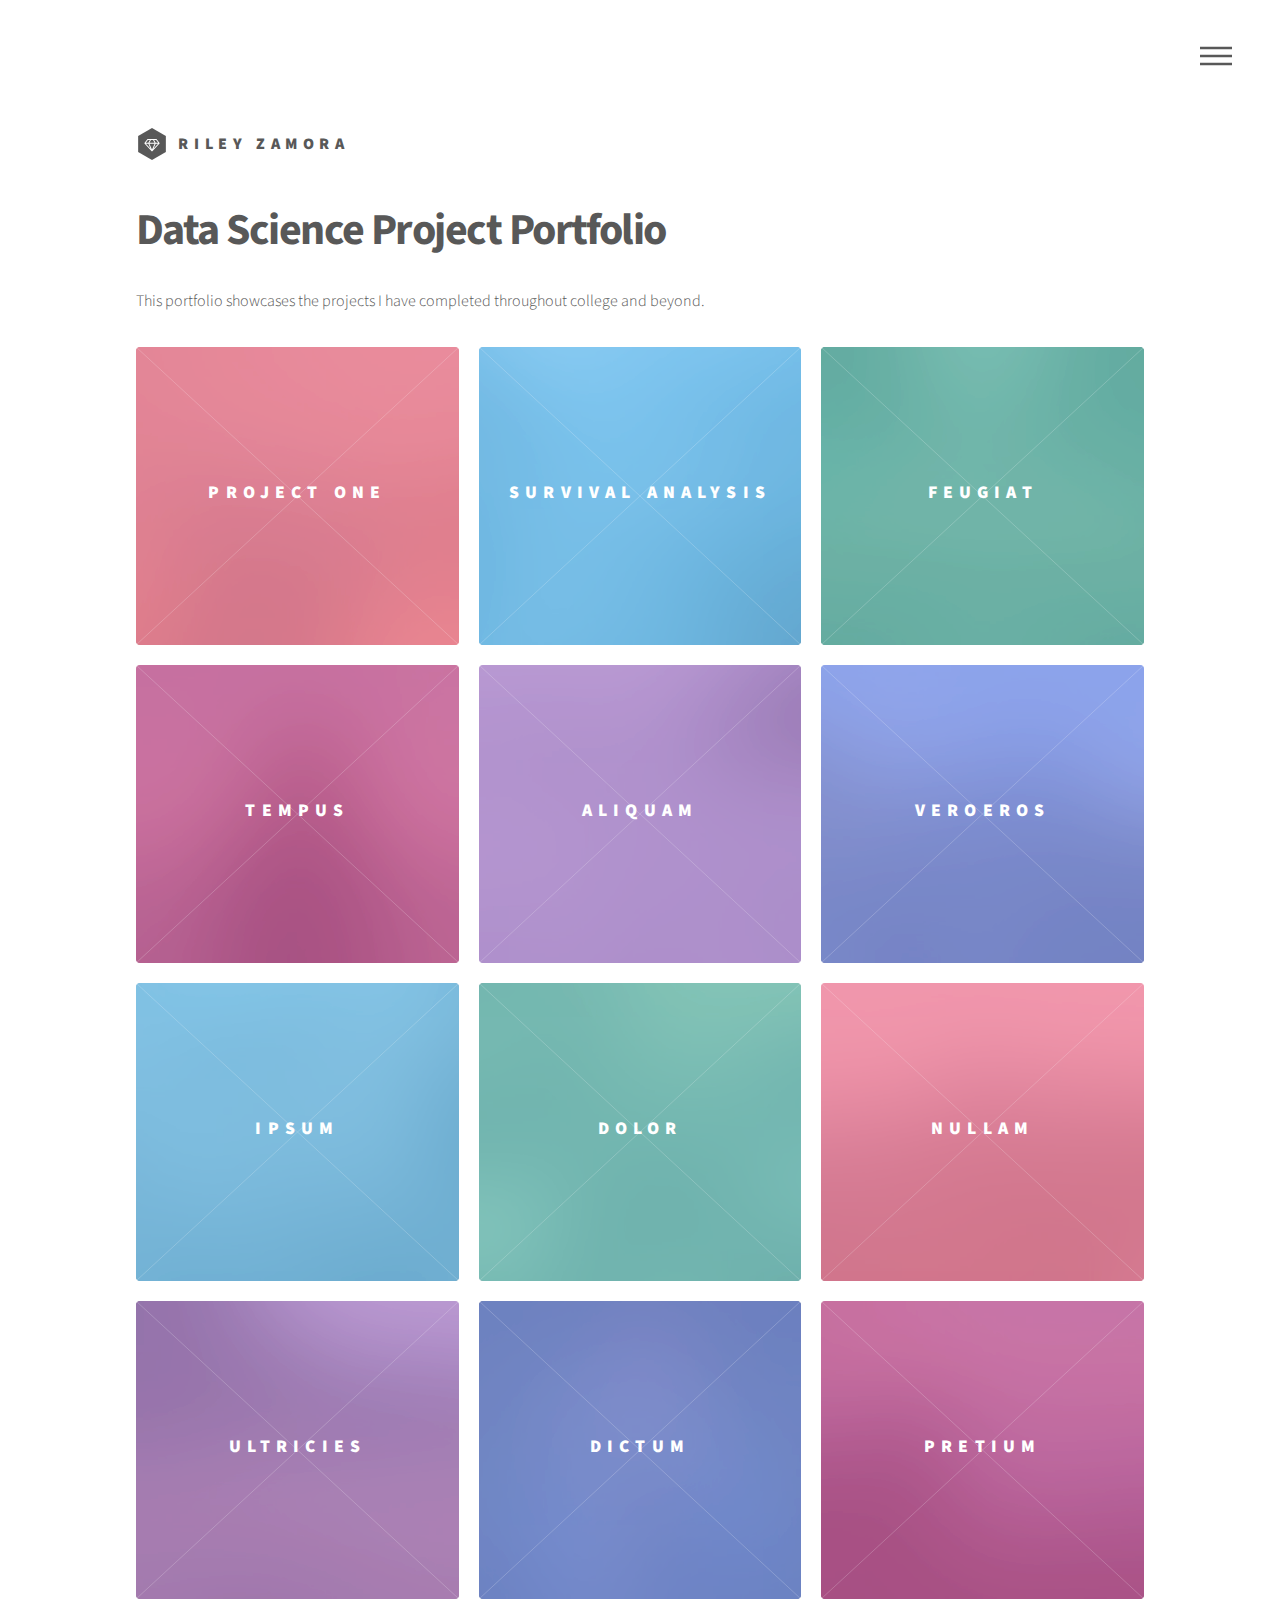
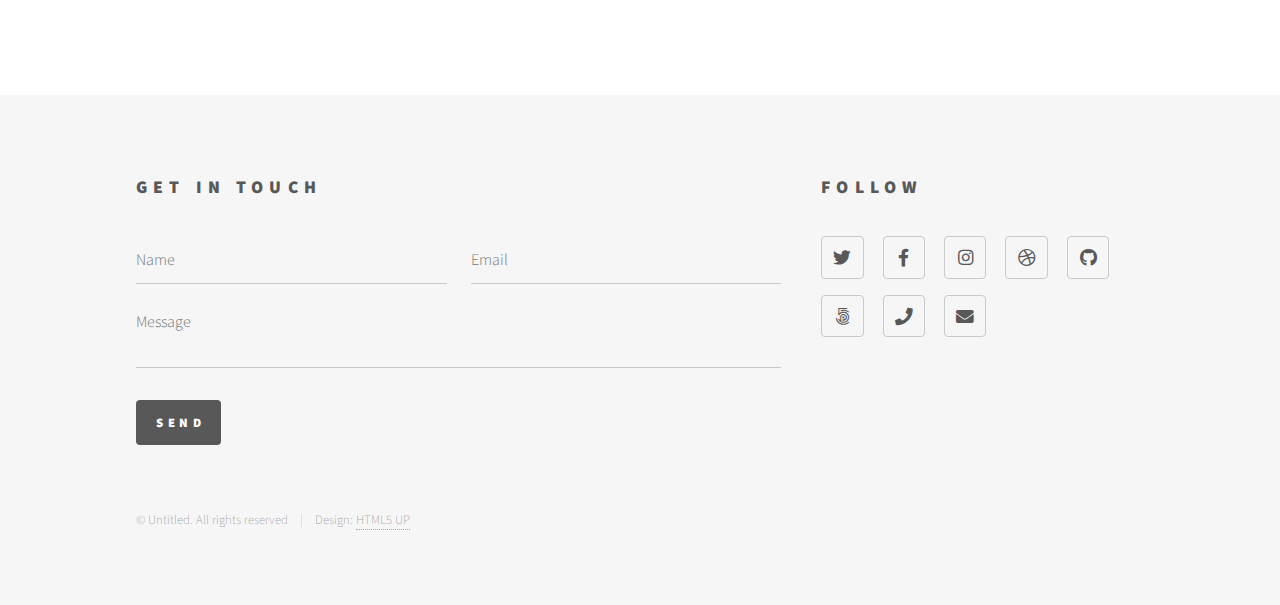
<file: html5up-phantom/index.html>
﻿<!DOCTYPE HTML>
<!--
	Phantom by HTML5 UP
	html5up.net | @ajlkn
	Free for personal and commercial use under the CCA 3.0 license (html5up.net/license)
-->
<html>
	<head>
		<title>Phantom by HTML5 UP</title>
		<meta charset="utf-8" />
		<meta name="viewport" content="width=device-width, initial-scale=1, user-scalable=no" />
		<link rel="stylesheet" href="assets/css/main.css" />
		<noscript><link rel="stylesheet" href="assets/css/noscript.css" /></noscript>
	</head>
	<body class="is-preload">
		<!-- Wrapper -->
			<div id="wrapper">

				<!-- Header -->
					<header id="header">
						<div class="inner">

							<!-- Logo -->
								<a href="index.html" class="logo">
									<span class="symbol"><img src="images/logo.svg" alt="" /></span><span class="title">Riley Zamora</span>
								</a>

							<!-- Nav -->
								<nav>
									<ul>
										<li><a href="#menu">Menu</a></li>
									</ul>
								</nav>

						</div>
					</header>

				<!-- Menu -->
					<nav id="menu">
						<h2>Menu</h2>
						<ul>
							<li><a href="index.html">Home</a></li>
							<li><a href="generic.html">Ipsum veroeros</a></li>
							<li><a href="generic.html">Tempus etiam</a></li>
							<li><a href="generic.html">Consequat dolor</a></li>
							<li><a href="elements.html">Elements</a></li>
						</ul>
					</nav>

				<!-- Main -->
					<div id="main">
						<div class="inner">
							<header>
								<h1>Data Science Project Portfolio</h1>
								<p>This portfolio showcases the projects I have completed throughout college and beyond.</p>
							</header>
							<section class="tiles">
								<article class="style1">
									<span class="image">
										<img src="images/pic01.jpg" alt="First analysis" />
									</span>
									<a href="/portfolio/first-analysis.html">
										<h2>Project One</h2>
										<div class="content">
											<p>First analysis</p>
										</div>
									</a>
								</article>
								<article class="style2">
									<span class="image">
										<img src="images/pic02.jpg" alt="" />
									</span>
									<a href="/portfolio/survival-analysis.html">
										<h2>Survival Analysis</h2>
										<div class="content">
											<p>This is the best example!</p>
										</div>
									</a>
								</article>
								<article class="style3">
									<span class="image">
										<img src="images/pic03.jpg" alt="" />
									</span>
									<a href="generic.html">
										<h2>Feugiat</h2>
										<div class="content">
											<p>Sed nisl arcu euismod sit amet nisi lorem etiam dolor veroeros et feugiat.</p>
										</div>
									</a>
								</article>
								<article class="style4">
									<span class="image">
										<img src="images/pic04.jpg" alt="" />
									</span>
									<a href="generic.html">
										<h2>Tempus</h2>
										<div class="content">
											<p>Sed nisl arcu euismod sit amet nisi lorem etiam dolor veroeros et feugiat.</p>
										</div>
									</a>
								</article>
								<article class="style5">
									<span class="image">
										<img src="images/pic05.jpg" alt="" />
									</span>
									<a href="generic.html">
										<h2>Aliquam</h2>
										<div class="content">
											<p>Sed nisl arcu euismod sit amet nisi lorem etiam dolor veroeros et feugiat.</p>
										</div>
									</a>
								</article>
								<article class="style6">
									<span class="image">
										<img src="images/pic06.jpg" alt="" />
									</span>
									<a href="generic.html">
										<h2>Veroeros</h2>
										<div class="content">
											<p>Sed nisl arcu euismod sit amet nisi lorem etiam dolor veroeros et feugiat.</p>
										</div>
									</a>
								</article>
								<article class="style2">
									<span class="image">
										<img src="images/pic07.jpg" alt="" />
									</span>
									<a href="generic.html">
										<h2>Ipsum</h2>
										<div class="content">
											<p>Sed nisl arcu euismod sit amet nisi lorem etiam dolor veroeros et feugiat.</p>
										</div>
									</a>
								</article>
								<article class="style3">
									<span class="image">
										<img src="images/pic08.jpg" alt="" />
									</span>
									<a href="generic.html">
										<h2>Dolor</h2>
										<div class="content">
											<p>Sed nisl arcu euismod sit amet nisi lorem etiam dolor veroeros et feugiat.</p>
										</div>
									</a>
								</article>
								<article class="style1">
									<span class="image">
										<img src="images/pic09.jpg" alt="" />
									</span>
									<a href="generic.html">
										<h2>Nullam</h2>
										<div class="content">
											<p>Sed nisl arcu euismod sit amet nisi lorem etiam dolor veroeros et feugiat.</p>
										</div>
									</a>
								</article>
								<article class="style5">
									<span class="image">
										<img src="images/pic10.jpg" alt="" />
									</span>
									<a href="generic.html">
										<h2>Ultricies</h2>
										<div class="content">
											<p>Sed nisl arcu euismod sit amet nisi lorem etiam dolor veroeros et feugiat.</p>
										</div>
									</a>
								</article>
								<article class="style6">
									<span class="image">
										<img src="images/pic11.jpg" alt="" />
									</span>
									<a href="generic.html">
										<h2>Dictum</h2>
										<div class="content">
											<p>Sed nisl arcu euismod sit amet nisi lorem etiam dolor veroeros et feugiat.</p>
										</div>
									</a>
								</article>
								<article class="style4">
									<span class="image">
										<img src="images/pic12.jpg" alt="" />
									</span>
									<a href="generic.html">
										<h2>Pretium</h2>
										<div class="content">
											<p>Sed nisl arcu euismod sit amet nisi lorem etiam dolor veroeros et feugiat.</p>
										</div>
									</a>
								</article>
							</section>
						</div>
					</div>

				<!-- Footer -->
					<footer id="footer">
						<div class="inner">
							<section>
								<h2>Get in touch</h2>
								<form method="post" action="#">
									<div class="fields">
										<div class="field half">
											<input type="text" name="name" id="name" placeholder="Name" />
										</div>
										<div class="field half">
											<input type="email" name="email" id="email" placeholder="Email" />
										</div>
										<div class="field">
											<textarea name="message" id="message" placeholder="Message"></textarea>
										</div>
									</div>
									<ul class="actions">
										<li><input type="submit" value="Send" class="primary" /></li>
									</ul>
								</form>
							</section>
							<section>
								<h2>Follow</h2>
								<ul class="icons">
									<li><a href="#" class="icon brands style2 fa-twitter"><span class="label">Twitter</span></a></li>
									<li><a href="#" class="icon brands style2 fa-facebook-f"><span class="label">Facebook</span></a></li>
									<li><a href="#" class="icon brands style2 fa-instagram"><span class="label">Instagram</span></a></li>
									<li><a href="#" class="icon brands style2 fa-dribbble"><span class="label">Dribbble</span></a></li>
									<li><a href="#" class="icon brands style2 fa-github"><span class="label">GitHub</span></a></li>
									<li><a href="#" class="icon brands style2 fa-500px"><span class="label">500px</span></a></li>
									<li><a href="#" class="icon solid style2 fa-phone"><span class="label">Phone</span></a></li>
									<li><a href="#" class="icon solid style2 fa-envelope"><span class="label">Email</span></a></li>
								</ul>
							</section>
							<ul class="copyright">
								<li>&copy; Untitled. All rights reserved</li><li>Design: <a href="http://html5up.net">HTML5 UP</a></li>
							</ul>
						</div>
					</footer>

			</div>

		<!-- Scripts -->
			<script src="assets/js/jquery.min.js"></script>
			<script src="assets/js/browser.min.js"></script>
			<script src="assets/js/breakpoints.min.js"></script>
			<script src="assets/js/util.js"></script>
			<script src="assets/js/main.js"></script>

	</body>
</html>
</file>
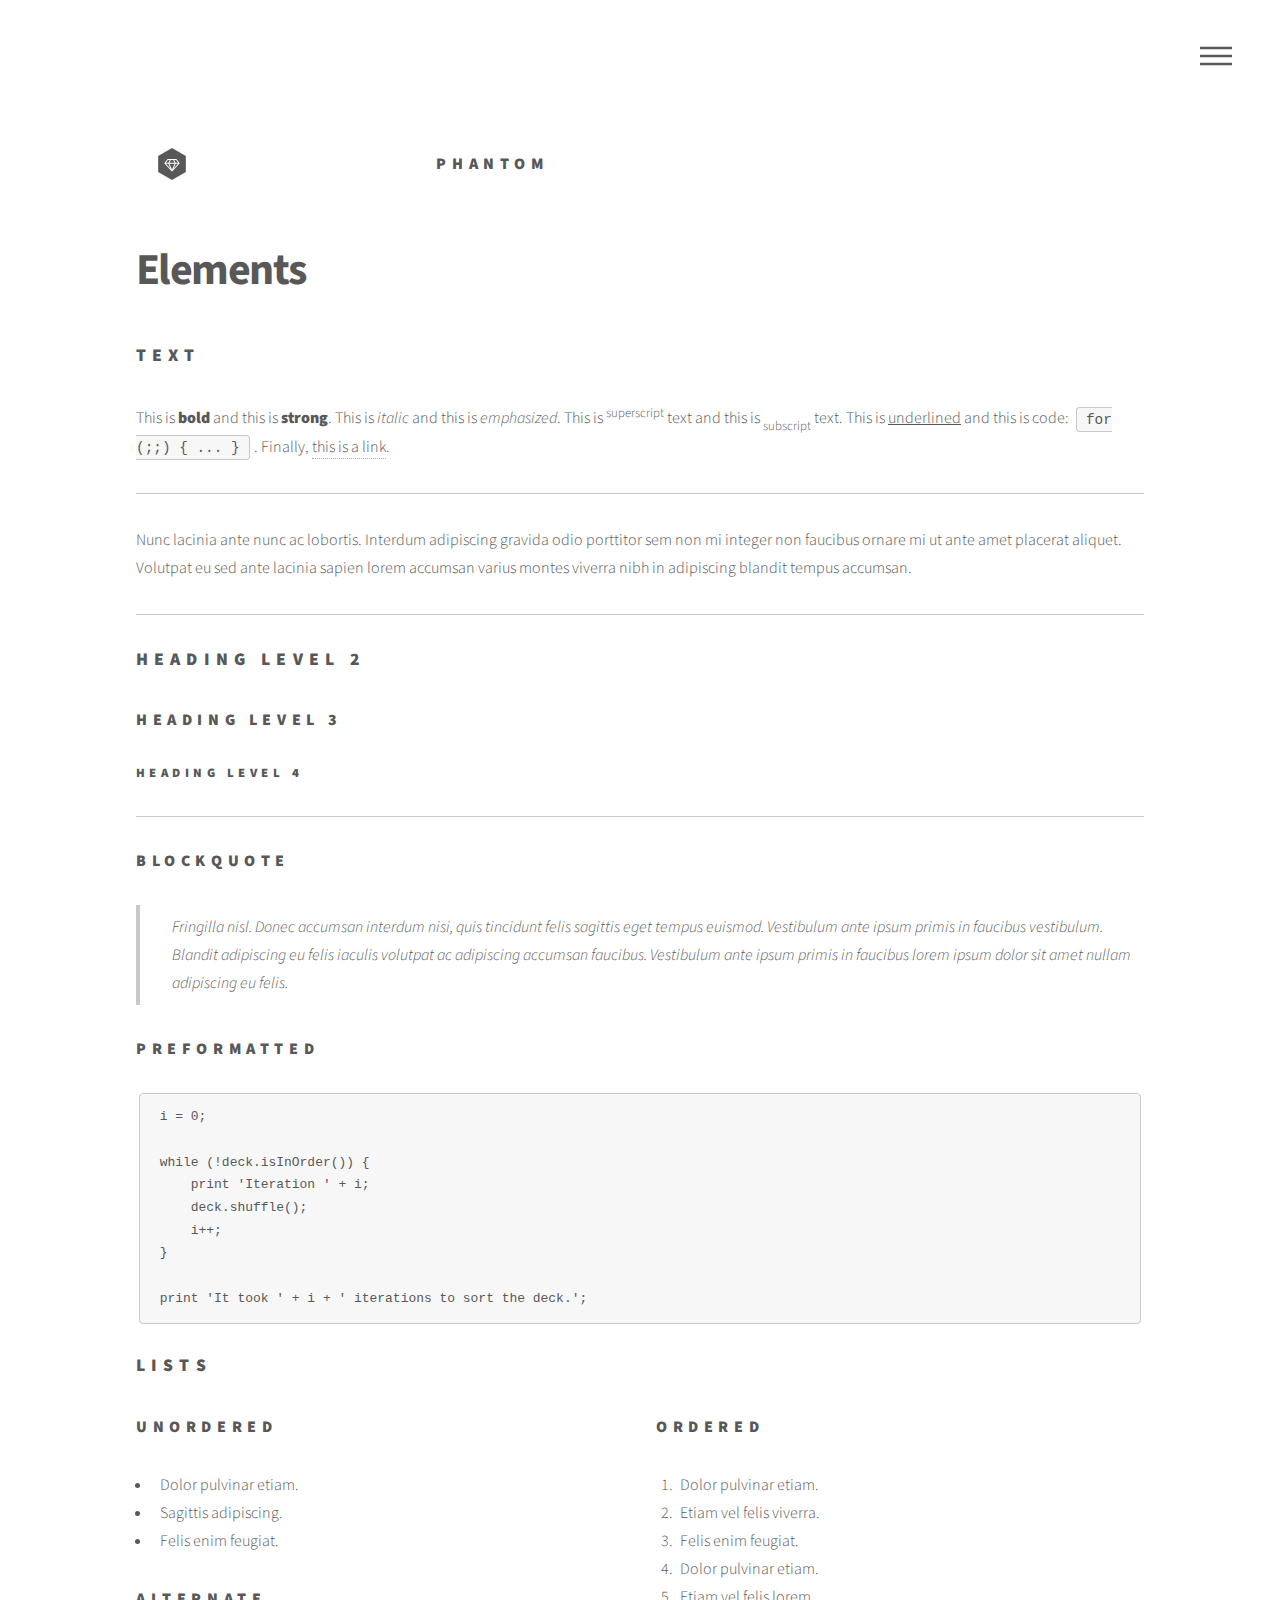
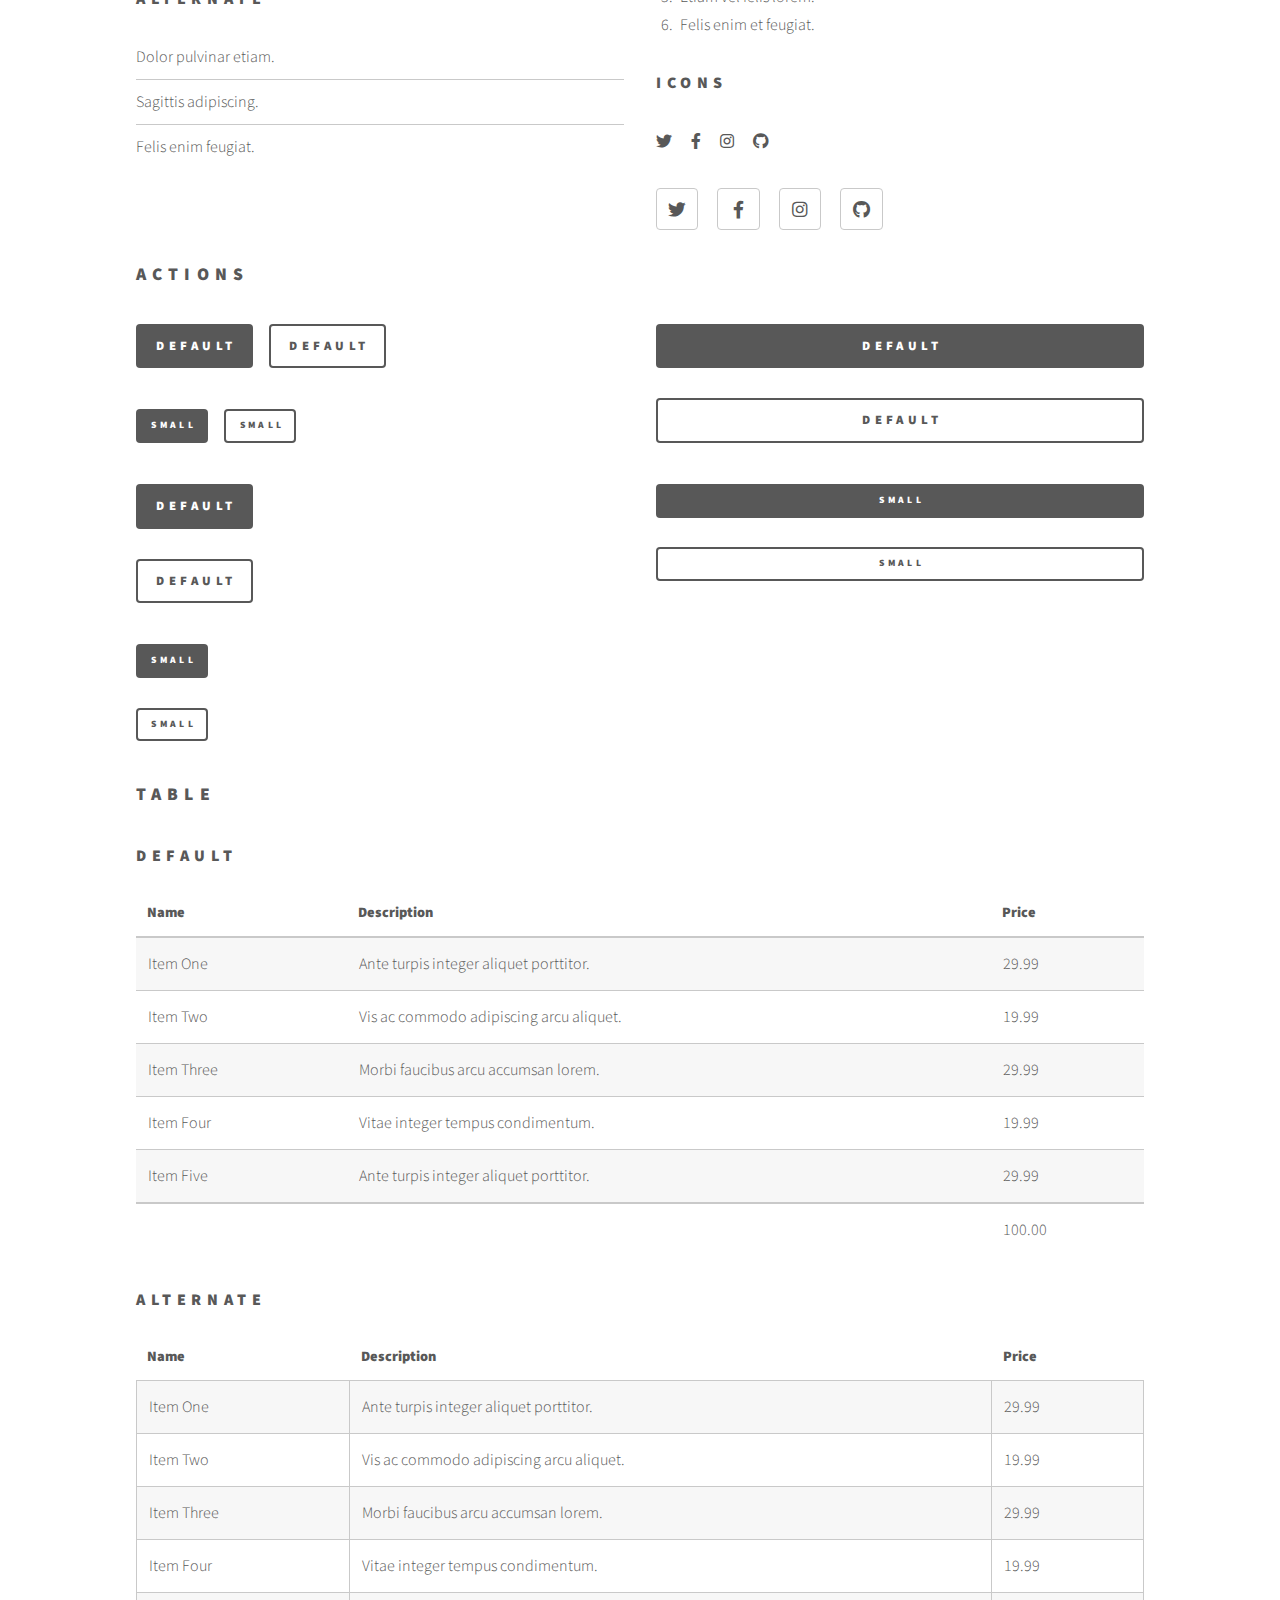
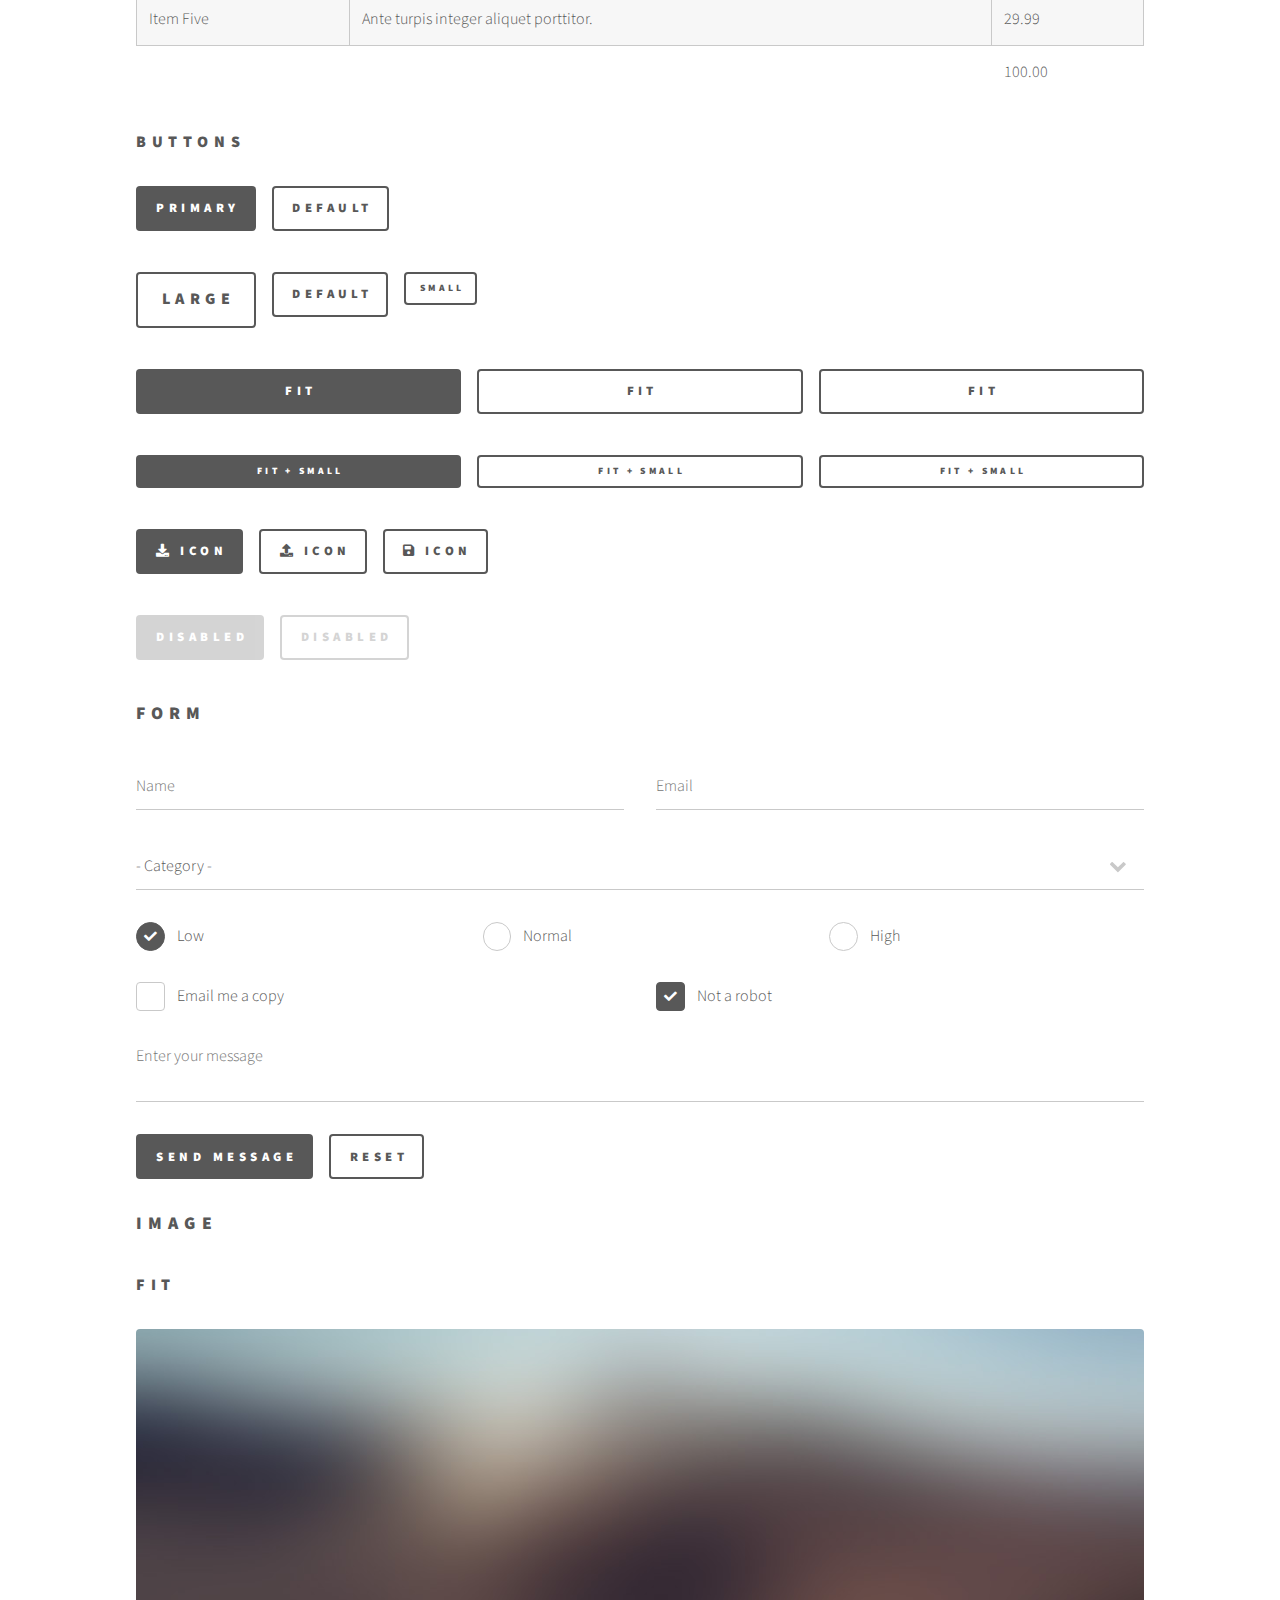
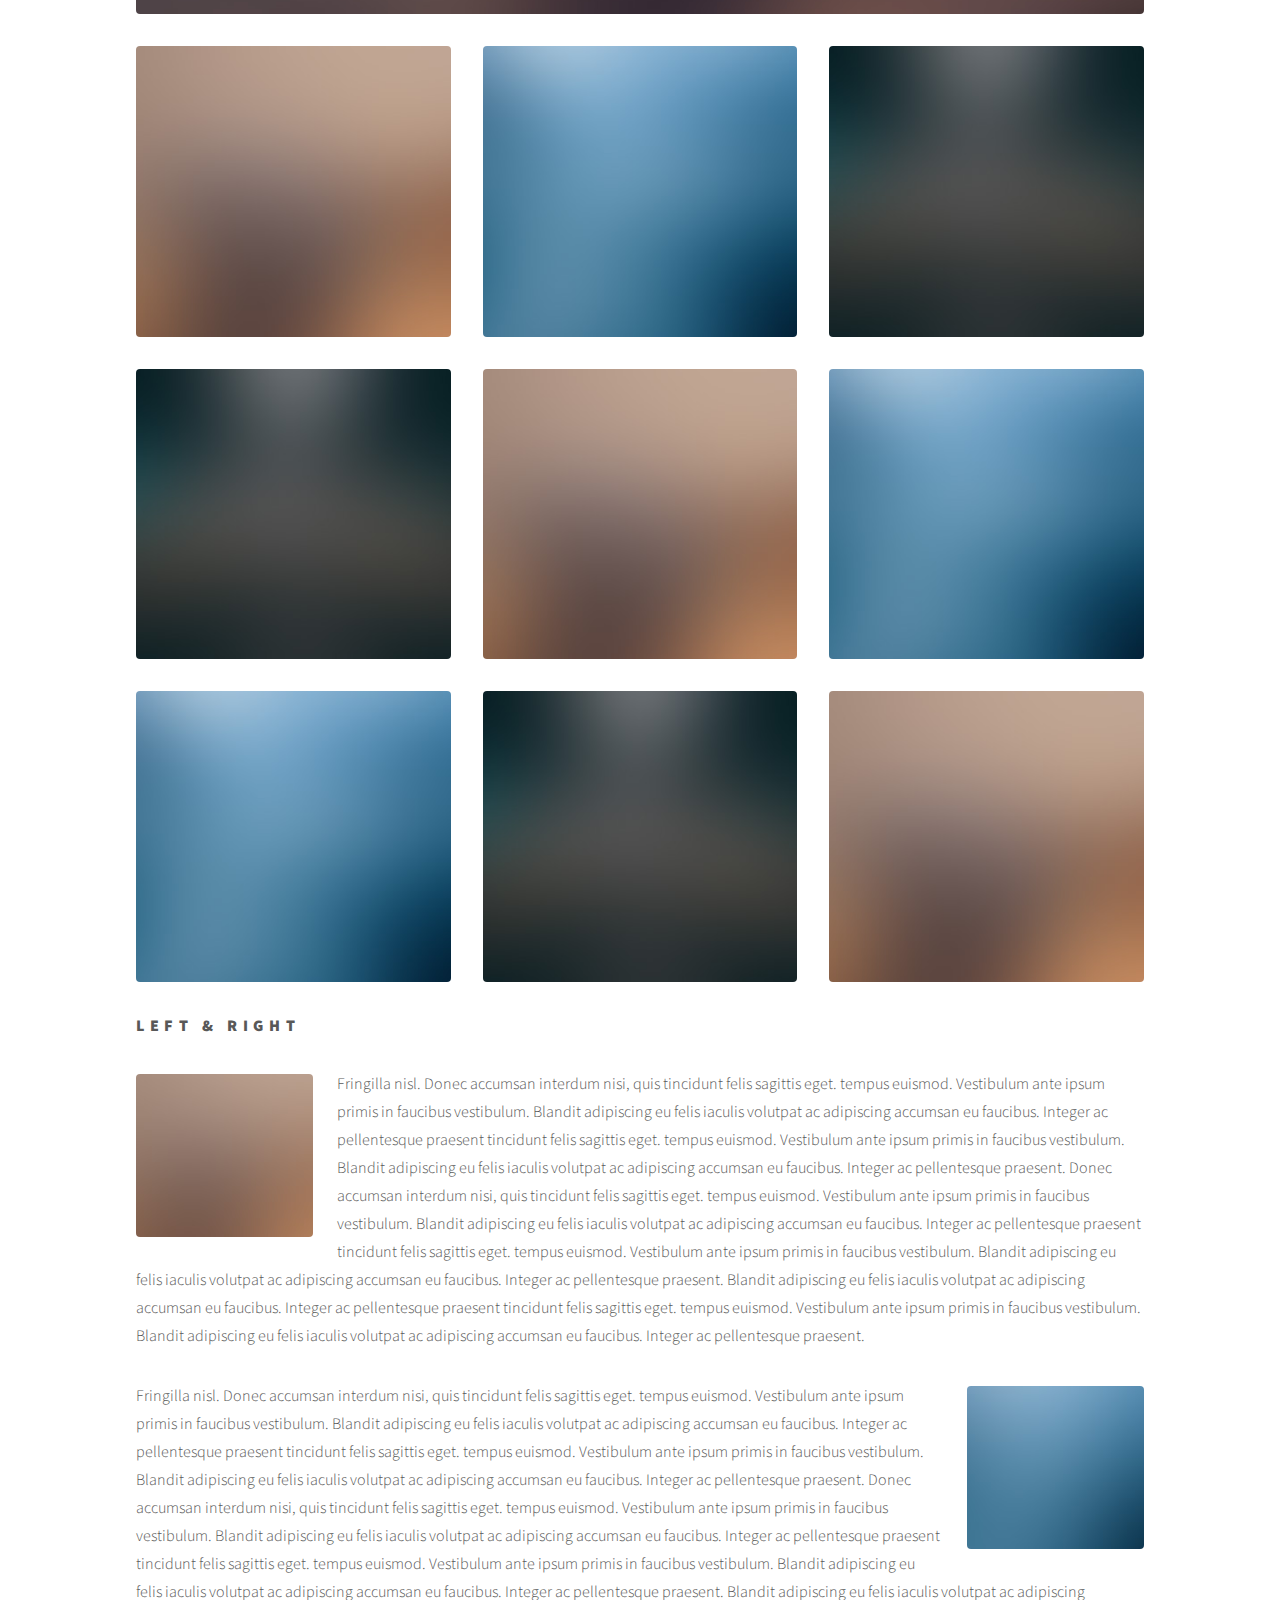
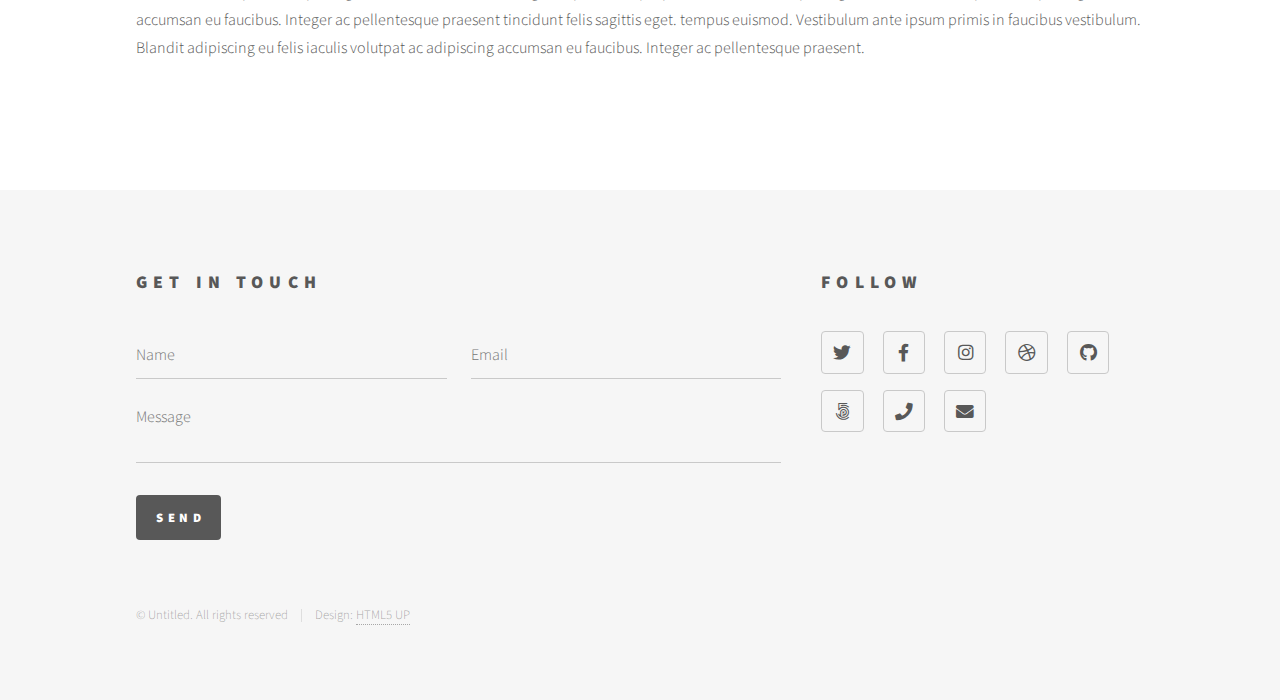
<file: elements.html>
<!DOCTYPE HTML>
<!--
	Phantom by HTML5 UP
	html5up.net | @ajlkn
	Free for personal and commercial use under the CCA 3.0 license (html5up.net/license)
-->
<html>
	<head>
		<title>Elements - Phantom by HTML5 UP</title>
		<meta charset="utf-8" />
		<meta name="viewport" content="width=device-width, initial-scale=1, user-scalable=no" />
		<link rel="stylesheet" href="assets/css/main.css" />
		<noscript><link rel="stylesheet" href="assets/css/noscript.css" /></noscript>
	</head>
	<body class="is-preload">
		<!-- Wrapper -->
			<div id="wrapper">

				<!-- Header -->
					<header id="header">
						<div class="inner">

							<!-- Logo -->
								<a href="index.html" class="logo">
									<span class="symbol"><img src="images/logo.svg" alt="" /></span><span class="title">Phantom</span>
								</a>

							<!-- Nav -->
								<nav>
									<ul>
										<li><a href="#menu">Menu</a></li>
									</ul>
								</nav>

						</div>
					</header>

				<!-- Menu -->
					<nav id="menu">
						<h2>Menu</h2>
						<ul>
							<li><a href="index.html">Home</a></li>
							<li><a href="generic.html">Ipsum veroeros</a></li>
							<li><a href="generic.html">Tempus etiam</a></li>
							<li><a href="generic.html">Consequat dolor</a></li>
							<li><a href="elements.html">Elements</a></li>
						</ul>
					</nav>

				<!-- Main -->
					<div id="main">
						<div class="inner">
							<h1>Elements</h1>

							<!-- Text -->
								<section>
									<h2>Text</h2>
									<p>This is <b>bold</b> and this is <strong>strong</strong>. This is <i>italic</i> and this is <em>emphasized</em>.
									This is <sup>superscript</sup> text and this is <sub>subscript</sub> text.
									This is <u>underlined</u> and this is code: <code>for (;;) { ... }</code>. Finally, <a href="#">this is a link</a>.</p>
									<hr />
									<p>Nunc lacinia ante nunc ac lobortis. Interdum adipiscing gravida odio porttitor sem non mi integer non faucibus ornare mi ut ante amet placerat aliquet. Volutpat eu sed ante lacinia sapien lorem accumsan varius montes viverra nibh in adipiscing blandit tempus accumsan.</p>
									<hr />
									<h2>Heading Level 2</h2>
									<h3>Heading Level 3</h3>
									<h4>Heading Level 4</h4>
									<hr />
									<h3>Blockquote</h3>
									<blockquote>Fringilla nisl. Donec accumsan interdum nisi, quis tincidunt felis sagittis eget tempus euismod. Vestibulum ante ipsum primis in faucibus vestibulum. Blandit adipiscing eu felis iaculis volutpat ac adipiscing accumsan faucibus. Vestibulum ante ipsum primis in faucibus lorem ipsum dolor sit amet nullam adipiscing eu felis.</blockquote>
									<h3>Preformatted</h3>
									<pre><code>i = 0;

while (!deck.isInOrder()) {
    print 'Iteration ' + i;
    deck.shuffle();
    i++;
}

print 'It took ' + i + ' iterations to sort the deck.';</code></pre>
								</section>

							<!-- Lists -->
								<section>
									<h2>Lists</h2>
									<div class="row">
										<div class="col-6 col-12-medium">
											<h3>Unordered</h3>
											<ul>
												<li>Dolor pulvinar etiam.</li>
												<li>Sagittis adipiscing.</li>
												<li>Felis enim feugiat.</li>
											</ul>
											<h3>Alternate</h3>
											<ul class="alt">
												<li>Dolor pulvinar etiam.</li>
												<li>Sagittis adipiscing.</li>
												<li>Felis enim feugiat.</li>
											</ul>
										</div>
										<div class="col-6 col-12-medium">
											<h3>Ordered</h3>
											<ol>
												<li>Dolor pulvinar etiam.</li>
												<li>Etiam vel felis viverra.</li>
												<li>Felis enim feugiat.</li>
												<li>Dolor pulvinar etiam.</li>
												<li>Etiam vel felis lorem.</li>
												<li>Felis enim et feugiat.</li>
											</ol>
											<h3>Icons</h3>
											<ul class="icons">
												<li><a href="#" class="icon brands style1 fa-twitter"><span class="label">Twitter</span></a></li>
												<li><a href="#" class="icon brands style1 fa-facebook-f"><span class="label">Facebook</span></a></li>
												<li><a href="#" class="icon brands style1 fa-instagram"><span class="label">Instagram</span></a></li>
												<li><a href="#" class="icon brands style1 fa-github"><span class="label">Github</span></a></li>
											</ul>
											<ul class="icons">
												<li><a href="#" class="icon brands style2 fa-twitter"><span class="label">Twitter</span></a></li>
												<li><a href="#" class="icon brands style2 fa-facebook-f"><span class="label">Facebook</span></a></li>
												<li><a href="#" class="icon brands style2 fa-instagram"><span class="label">Instagram</span></a></li>
												<li><a href="#" class="icon brands style2 fa-github"><span class="label">Github</span></a></li>
											</ul>
										</div>
									</div>
									<h2>Actions</h2>
									<div class="row">
										<div class="col-6 col-12-medium">
											<ul class="actions">
												<li><a href="#" class="button primary">Default</a></li>
												<li><a href="#" class="button">Default</a></li>
											</ul>
											<ul class="actions small">
												<li><a href="#" class="button primary small">Small</a></li>
												<li><a href="#" class="button small">Small</a></li>
											</ul>
											<ul class="actions stacked">
												<li><a href="#" class="button primary">Default</a></li>
												<li><a href="#" class="button">Default</a></li>
											</ul>
											<ul class="actions stacked">
												<li><a href="#" class="button primary small">Small</a></li>
												<li><a href="#" class="button small">Small</a></li>
											</ul>
										</div>
										<div class="col-6 col-12-medium">
											<ul class="actions stacked">
												<li><a href="#" class="button primary fit">Default</a></li>
												<li><a href="#" class="button fit">Default</a></li>
											</ul>
											<ul class="actions stacked">
												<li><a href="#" class="button primary small fit">Small</a></li>
												<li><a href="#" class="button small fit">Small</a></li>
											</ul>
										</div>
									</div>
								</section>

							<!-- Table -->
								<section>
									<h2>Table</h2>
									<h3>Default</h3>
									<div class="table-wrapper">
										<table>
											<thead>
												<tr>
													<th>Name</th>
													<th>Description</th>
													<th>Price</th>
												</tr>
											</thead>
											<tbody>
												<tr>
													<td>Item One</td>
													<td>Ante turpis integer aliquet porttitor.</td>
													<td>29.99</td>
												</tr>
												<tr>
													<td>Item Two</td>
													<td>Vis ac commodo adipiscing arcu aliquet.</td>
													<td>19.99</td>
												</tr>
												<tr>
													<td>Item Three</td>
													<td> Morbi faucibus arcu accumsan lorem.</td>
													<td>29.99</td>
												</tr>
												<tr>
													<td>Item Four</td>
													<td>Vitae integer tempus condimentum.</td>
													<td>19.99</td>
												</tr>
												<tr>
													<td>Item Five</td>
													<td>Ante turpis integer aliquet porttitor.</td>
													<td>29.99</td>
												</tr>
											</tbody>
											<tfoot>
												<tr>
													<td colspan="2"></td>
													<td>100.00</td>
												</tr>
											</tfoot>
										</table>
									</div>

									<h3>Alternate</h3>
									<div class="table-wrapper">
										<table class="alt">
											<thead>
												<tr>
													<th>Name</th>
													<th>Description</th>
													<th>Price</th>
												</tr>
											</thead>
											<tbody>
												<tr>
													<td>Item One</td>
													<td>Ante turpis integer aliquet porttitor.</td>
													<td>29.99</td>
												</tr>
												<tr>
													<td>Item Two</td>
													<td>Vis ac commodo adipiscing arcu aliquet.</td>
													<td>19.99</td>
												</tr>
												<tr>
													<td>Item Three</td>
													<td> Morbi faucibus arcu accumsan lorem.</td>
													<td>29.99</td>
												</tr>
												<tr>
													<td>Item Four</td>
													<td>Vitae integer tempus condimentum.</td>
													<td>19.99</td>
												</tr>
												<tr>
													<td>Item Five</td>
													<td>Ante turpis integer aliquet porttitor.</td>
													<td>29.99</td>
												</tr>
											</tbody>
											<tfoot>
												<tr>
													<td colspan="2"></td>
													<td>100.00</td>
												</tr>
											</tfoot>
										</table>
									</div>
								</section>

							<!-- Buttons -->
								<section>
									<h3>Buttons</h3>
									<ul class="actions">
										<li><a href="#" class="button primary">Primary</a></li>
										<li><a href="#" class="button">Default</a></li>
									</ul>
									<ul class="actions">
										<li><a href="#" class="button large">Large</a></li>
										<li><a href="#" class="button">Default</a></li>
										<li><a href="#" class="button small">Small</a></li>
									</ul>
									<ul class="actions fit">
										<li><a href="#" class="button primary fit">Fit</a></li>
										<li><a href="#" class="button fit">Fit</a></li>
										<li><a href="#" class="button fit">Fit</a></li>
									</ul>
									<ul class="actions fit small">
										<li><a href="#" class="button primary fit small">Fit + Small</a></li>
										<li><a href="#" class="button fit small">Fit + Small</a></li>
										<li><a href="#" class="button fit small">Fit + Small</a></li>
									</ul>
									<ul class="actions">
										<li><a href="#" class="button primary icon solid fa-download">Icon</a></li>
										<li><a href="#" class="button icon solid fa-upload">Icon</a></li>
										<li><a href="#" class="button icon solid fa-save">Icon</a></li>
									</ul>
									<ul class="actions">
										<li><span class="button primary disabled">Disabled</span></li>
										<li><span class="button disabled">Disabled</span></li>
									</ul>
								</section>

							<!-- Form -->
								<section>
									<h2>Form</h2>
									<form method="post" action="#">
										<div class="row gtr-uniform">
											<div class="col-6 col-12-xsmall">
												<input type="text" name="demo-name" id="demo-name" value="" placeholder="Name" />
											</div>
											<div class="col-6 col-12-xsmall">
												<input type="email" name="demo-email" id="demo-email" value="" placeholder="Email" />
											</div>
											<div class="col-12">
												<select name="demo-category" id="demo-category">
													<option value="">- Category -</option>
													<option value="1">Manufacturing</option>
													<option value="1">Shipping</option>
													<option value="1">Administration</option>
													<option value="1">Human Resources</option>
												</select>
											</div>
											<div class="col-4 col-12-small">
												<input type="radio" id="demo-priority-low" name="demo-priority" checked>
												<label for="demo-priority-low">Low</label>
											</div>
											<div class="col-4 col-12-small">
												<input type="radio" id="demo-priority-normal" name="demo-priority">
												<label for="demo-priority-normal">Normal</label>
											</div>
											<div class="col-4 col-12-small">
												<input type="radio" id="demo-priority-high" name="demo-priority">
												<label for="demo-priority-high">High</label>
											</div>
											<div class="col-6 col-12-small">
												<input type="checkbox" id="demo-copy" name="demo-copy">
												<label for="demo-copy">Email me a copy</label>
											</div>
											<div class="col-6 col-12-small">
												<input type="checkbox" id="demo-human" name="demo-human" checked>
												<label for="demo-human">Not a robot</label>
											</div>
											<div class="col-12">
												<textarea name="demo-message" id="demo-message" placeholder="Enter your message" rows="6"></textarea>
											</div>
											<div class="col-12">
												<ul class="actions">
													<li><input type="submit" value="Send Message" class="primary" /></li>
													<li><input type="reset" value="Reset" /></li>
												</ul>
											</div>
										</div>
									</form>
								</section>

							<!-- Image -->
								<section>
									<h2>Image</h2>
									<h3>Fit</h3>
									<div class="box alt">
										<div class="row gtr-uniform">
											<div class="col-12"><span class="image fit"><img src="images/pic13.jpg" alt="" /></span></div>
											<div class="col-4"><span class="image fit"><img src="images/pic01.jpg" alt="" /></span></div>
											<div class="col-4"><span class="image fit"><img src="images/pic02.jpg" alt="" /></span></div>
											<div class="col-4"><span class="image fit"><img src="images/pic03.jpg" alt="" /></span></div>
											<div class="col-4"><span class="image fit"><img src="images/pic03.jpg" alt="" /></span></div>
											<div class="col-4"><span class="image fit"><img src="images/pic01.jpg" alt="" /></span></div>
											<div class="col-4"><span class="image fit"><img src="images/pic02.jpg" alt="" /></span></div>
											<div class="col-4"><span class="image fit"><img src="images/pic02.jpg" alt="" /></span></div>
											<div class="col-4"><span class="image fit"><img src="images/pic03.jpg" alt="" /></span></div>
											<div class="col-4"><span class="image fit"><img src="images/pic01.jpg" alt="" /></span></div>
										</div>
									</div>
									<h3>Left &amp; Right</h3>
									<p><span class="image left"><img src="images/pic14.jpg" alt="" /></span>Fringilla nisl. Donec accumsan interdum nisi, quis tincidunt felis sagittis eget. tempus euismod. Vestibulum ante ipsum primis in faucibus vestibulum. Blandit adipiscing eu felis iaculis volutpat ac adipiscing accumsan eu faucibus. Integer ac pellentesque praesent tincidunt felis sagittis eget. tempus euismod. Vestibulum ante ipsum primis in faucibus vestibulum. Blandit adipiscing eu felis iaculis volutpat ac adipiscing accumsan eu faucibus. Integer ac pellentesque praesent. Donec accumsan interdum nisi, quis tincidunt felis sagittis eget. tempus euismod. Vestibulum ante ipsum primis in faucibus vestibulum. Blandit adipiscing eu felis iaculis volutpat ac adipiscing accumsan eu faucibus. Integer ac pellentesque praesent tincidunt felis sagittis eget. tempus euismod. Vestibulum ante ipsum primis in faucibus vestibulum. Blandit adipiscing eu felis iaculis volutpat ac adipiscing accumsan eu faucibus. Integer ac pellentesque praesent. Blandit adipiscing eu felis iaculis volutpat ac adipiscing accumsan eu faucibus. Integer ac pellentesque praesent tincidunt felis sagittis eget. tempus euismod. Vestibulum ante ipsum primis in faucibus vestibulum. Blandit adipiscing eu felis iaculis volutpat ac adipiscing accumsan eu faucibus. Integer ac pellentesque praesent.</p>
									<p><span class="image right"><img src="images/pic15.jpg" alt="" /></span>Fringilla nisl. Donec accumsan interdum nisi, quis tincidunt felis sagittis eget. tempus euismod. Vestibulum ante ipsum primis in faucibus vestibulum. Blandit adipiscing eu felis iaculis volutpat ac adipiscing accumsan eu faucibus. Integer ac pellentesque praesent tincidunt felis sagittis eget. tempus euismod. Vestibulum ante ipsum primis in faucibus vestibulum. Blandit adipiscing eu felis iaculis volutpat ac adipiscing accumsan eu faucibus. Integer ac pellentesque praesent. Donec accumsan interdum nisi, quis tincidunt felis sagittis eget. tempus euismod. Vestibulum ante ipsum primis in faucibus vestibulum. Blandit adipiscing eu felis iaculis volutpat ac adipiscing accumsan eu faucibus. Integer ac pellentesque praesent tincidunt felis sagittis eget. tempus euismod. Vestibulum ante ipsum primis in faucibus vestibulum. Blandit adipiscing eu felis iaculis volutpat ac adipiscing accumsan eu faucibus. Integer ac pellentesque praesent. Blandit adipiscing eu felis iaculis volutpat ac adipiscing accumsan eu faucibus. Integer ac pellentesque praesent tincidunt felis sagittis eget. tempus euismod. Vestibulum ante ipsum primis in faucibus vestibulum. Blandit adipiscing eu felis iaculis volutpat ac adipiscing accumsan eu faucibus. Integer ac pellentesque praesent.</p>
								</section>

						</div>
					</div>

				<!-- Footer -->
					<footer id="footer">
						<div class="inner">
							<section>
								<h2>Get in touch</h2>
								<form method="post" action="#">
									<div class="fields">
										<div class="field half">
											<input type="text" name="name" id="name" placeholder="Name" />
										</div>
										<div class="field half">
											<input type="email" name="email" id="email" placeholder="Email" />
										</div>
										<div class="field">
											<textarea name="message" id="message" placeholder="Message"></textarea>
										</div>
									</div>
									<ul class="actions">
										<li><input type="submit" value="Send" class="primary" /></li>
									</ul>
								</form>
							</section>
							<section>
								<h2>Follow</h2>
								<ul class="icons">
									<li><a href="#" class="icon brands style2 fa-twitter"><span class="label">Twitter</span></a></li>
									<li><a href="#" class="icon brands style2 fa-facebook-f"><span class="label">Facebook</span></a></li>
									<li><a href="#" class="icon brands style2 fa-instagram"><span class="label">Instagram</span></a></li>
									<li><a href="#" class="icon brands style2 fa-dribbble"><span class="label">Dribbble</span></a></li>
									<li><a href="#" class="icon brands style2 fa-github"><span class="label">GitHub</span></a></li>
									<li><a href="#" class="icon brands style2 fa-500px"><span class="label">500px</span></a></li>
									<li><a href="#" class="icon solid style2 fa-phone"><span class="label">Phone</span></a></li>
									<li><a href="#" class="icon solid style2 fa-envelope"><span class="label">Email</span></a></li>
								</ul>
							</section>
							<ul class="copyright">
								<li>&copy; Untitled. All rights reserved</li><li>Design: <a href="http://html5up.net">HTML5 UP</a></li>
							</ul>
						</div>
					</footer>

			</div>

		<!-- Scripts -->
			<script src="assets/js/jquery.min.js"></script>
			<script src="assets/js/browser.min.js"></script>
			<script src="assets/js/breakpoints.min.js"></script>
			<script src="assets/js/util.js"></script>
			<script src="assets/js/main.js"></script>

	</body>
</html>
</file>
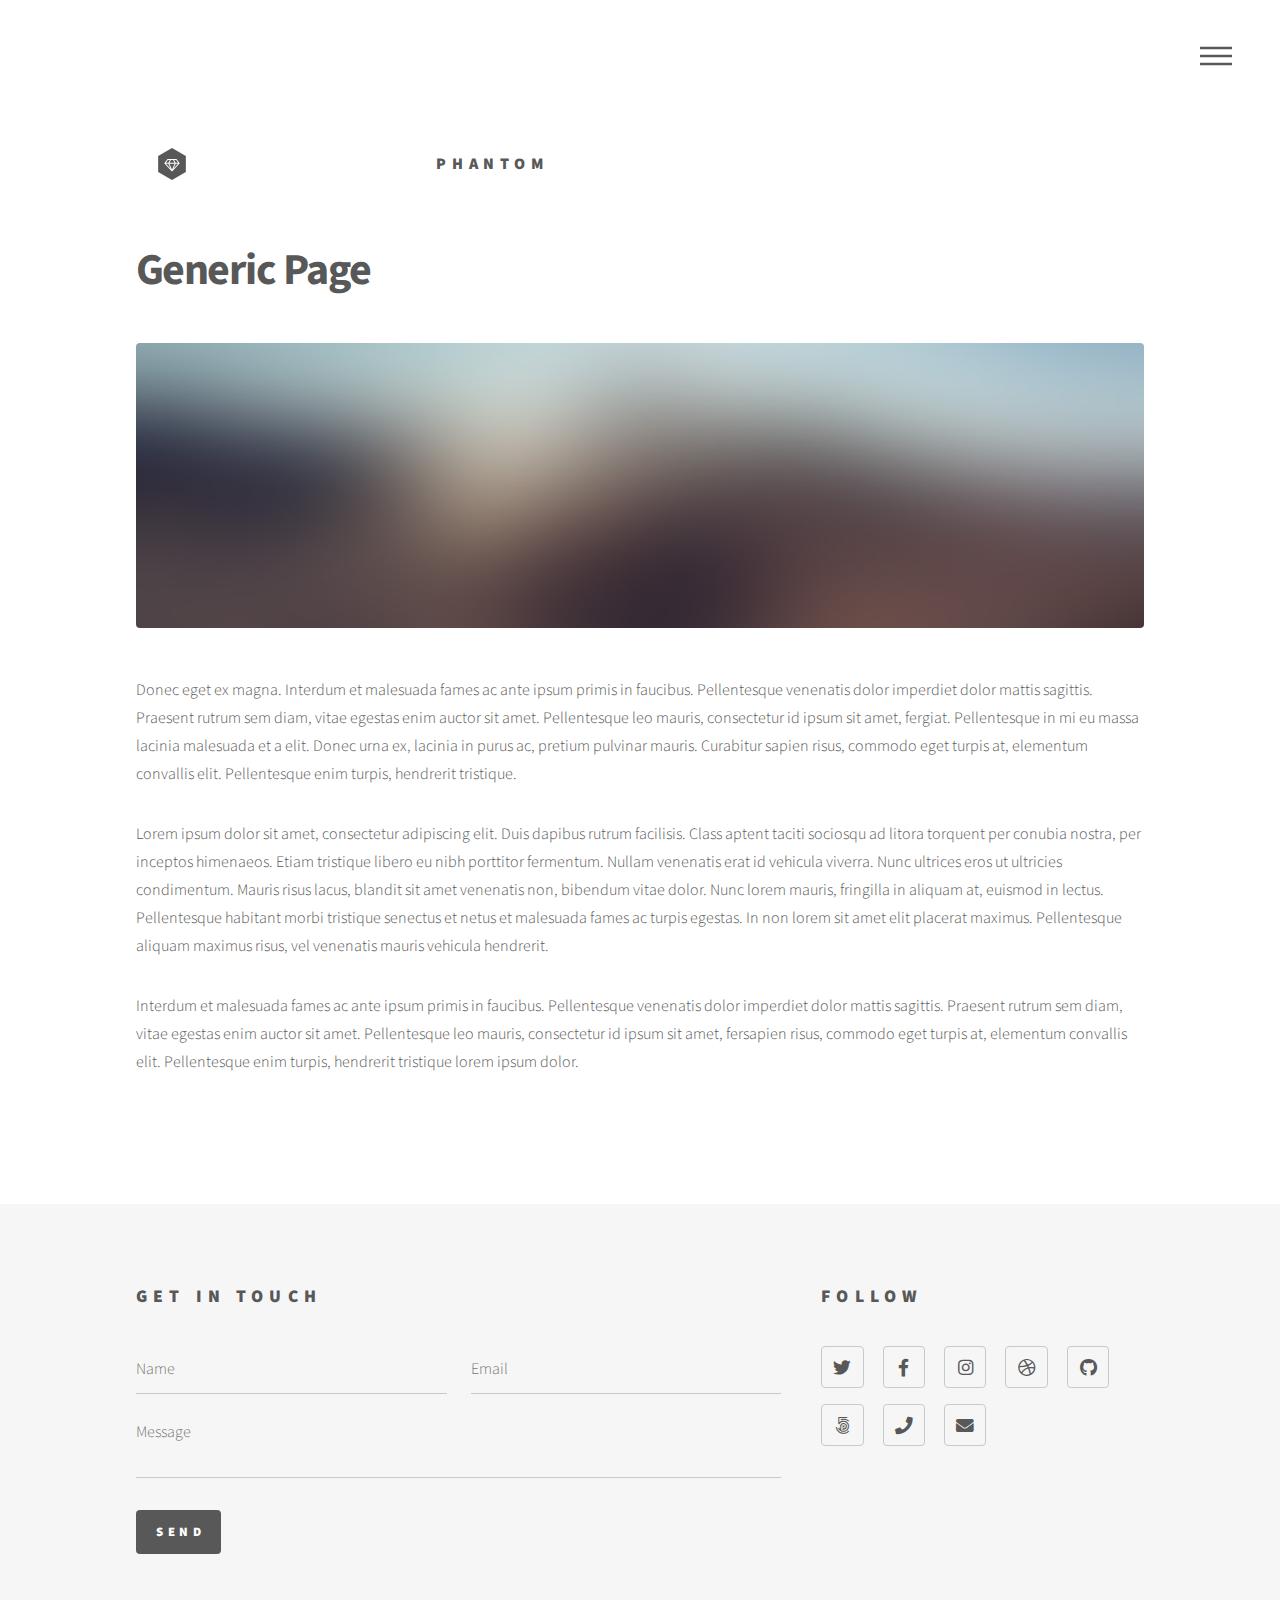
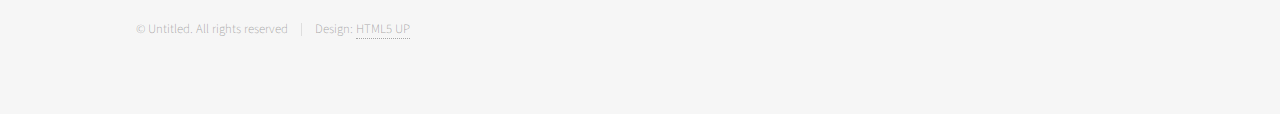
<file: generic.html>
<!DOCTYPE HTML>
<!--
	Phantom by HTML5 UP
	html5up.net | @ajlkn
	Free for personal and commercial use under the CCA 3.0 license (html5up.net/license)
-->
<html>
	<head>
		<title>Generic - Phantom by HTML5 UP</title>
		<meta charset="utf-8" />
		<meta name="viewport" content="width=device-width, initial-scale=1, user-scalable=no" />
		<link rel="stylesheet" href="assets/css/main.css" />
		<noscript><link rel="stylesheet" href="assets/css/noscript.css" /></noscript>
	</head>
	<body class="is-preload">
		<!-- Wrapper -->
			<div id="wrapper">

				<!-- Header -->
					<header id="header">
						<div class="inner">

							<!-- Logo -->
								<a href="index.html" class="logo">
									<span class="symbol"><img src="images/logo.svg" alt="" /></span><span class="title">Phantom</span>
								</a>

							<!-- Nav -->
								<nav>
									<ul>
										<li><a href="#menu">Menu</a></li>
									</ul>
								</nav>

						</div>
					</header>

				<!-- Menu -->
					<nav id="menu">
						<h2>Menu</h2>
						<ul>
							<li><a href="index.html">Home</a></li>
							<li><a href="generic.html">Ipsum veroeros</a></li>
							<li><a href="generic.html">Tempus etiam</a></li>
							<li><a href="generic.html">Consequat dolor</a></li>
							<li><a href="elements.html">Elements</a></li>
						</ul>
					</nav>

				<!-- Main -->
					<div id="main">
						<div class="inner">
							<h1>Generic Page</h1>
							<span class="image main"><img src="images/pic13.jpg" alt="" /></span>
							<p>Donec eget ex magna. Interdum et malesuada fames ac ante ipsum primis in faucibus. Pellentesque venenatis dolor imperdiet dolor mattis sagittis. Praesent rutrum sem diam, vitae egestas enim auctor sit amet. Pellentesque leo mauris, consectetur id ipsum sit amet, fergiat. Pellentesque in mi eu massa lacinia malesuada et a elit. Donec urna ex, lacinia in purus ac, pretium pulvinar mauris. Curabitur sapien risus, commodo eget turpis at, elementum convallis elit. Pellentesque enim turpis, hendrerit tristique.</p>
							<p>Lorem ipsum dolor sit amet, consectetur adipiscing elit. Duis dapibus rutrum facilisis. Class aptent taciti sociosqu ad litora torquent per conubia nostra, per inceptos himenaeos. Etiam tristique libero eu nibh porttitor fermentum. Nullam venenatis erat id vehicula viverra. Nunc ultrices eros ut ultricies condimentum. Mauris risus lacus, blandit sit amet venenatis non, bibendum vitae dolor. Nunc lorem mauris, fringilla in aliquam at, euismod in lectus. Pellentesque habitant morbi tristique senectus et netus et malesuada fames ac turpis egestas. In non lorem sit amet elit placerat maximus. Pellentesque aliquam maximus risus, vel venenatis mauris vehicula hendrerit.</p>
							<p>Interdum et malesuada fames ac ante ipsum primis in faucibus. Pellentesque venenatis dolor imperdiet dolor mattis sagittis. Praesent rutrum sem diam, vitae egestas enim auctor sit amet. Pellentesque leo mauris, consectetur id ipsum sit amet, fersapien risus, commodo eget turpis at, elementum convallis elit. Pellentesque enim turpis, hendrerit tristique lorem ipsum dolor.</p>
						</div>
					</div>

				<!-- Footer -->
					<footer id="footer">
						<div class="inner">
							<section>
								<h2>Get in touch</h2>
								<form method="post" action="#">
									<div class="fields">
										<div class="field half">
											<input type="text" name="name" id="name" placeholder="Name" />
										</div>
										<div class="field half">
											<input type="email" name="email" id="email" placeholder="Email" />
										</div>
										<div class="field">
											<textarea name="message" id="message" placeholder="Message"></textarea>
										</div>
									</div>
									<ul class="actions">
										<li><input type="submit" value="Send" class="primary" /></li>
									</ul>
								</form>
							</section>
							<section>
								<h2>Follow</h2>
								<ul class="icons">
									<li><a href="#" class="icon brands style2 fa-twitter"><span class="label">Twitter</span></a></li>
									<li><a href="#" class="icon brands style2 fa-facebook-f"><span class="label">Facebook</span></a></li>
									<li><a href="#" class="icon brands style2 fa-instagram"><span class="label">Instagram</span></a></li>
									<li><a href="#" class="icon brands style2 fa-dribbble"><span class="label">Dribbble</span></a></li>
									<li><a href="#" class="icon brands style2 fa-github"><span class="label">GitHub</span></a></li>
									<li><a href="#" class="icon brands style2 fa-500px"><span class="label">500px</span></a></li>
									<li><a href="#" class="icon solid style2 fa-phone"><span class="label">Phone</span></a></li>
									<li><a href="#" class="icon solid style2 fa-envelope"><span class="label">Email</span></a></li>
								</ul>
							</section>
							<ul class="copyright">
								<li>&copy; Untitled. All rights reserved</li><li>Design: <a href="http://html5up.net">HTML5 UP</a></li>
							</ul>
						</div>
					</footer>

			</div>

		<!-- Scripts -->
			<script src="assets/js/jquery.min.js"></script>
			<script src="assets/js/browser.min.js"></script>
			<script src="assets/js/breakpoints.min.js"></script>
			<script src="assets/js/util.js"></script>
			<script src="assets/js/main.js"></script>

	</body>
</html>
</file>
<file: html5up-phantom/assets/css/noscript.css>
/*
	Phantom by HTML5 UP
	html5up.net | @ajlkn
	Free for personal and commercial use under the CCA 3.0 license (html5up.net/license)
*/

/* Tiles */

	body.is-preload .tiles article {
		-moz-transform: none;
		-webkit-transform: none;
		-ms-transform: none;
		transform: none;
		opacity: 1;
	}
</file>
<file: assets/css/noscript.css>
/*
	Phantom by HTML5 UP
	html5up.net | @ajlkn
	Free for personal and commercial use under the CCA 3.0 license (html5up.net/license)
*/

/* Tiles */

	body.is-preload .tiles article {
		-moz-transform: none;
		-webkit-transform: none;
		-ms-transform: none;
		transform: none;
		opacity: 1;
	}
</file>
<file: html5up-phantom/assets/css/main.css>
@import url(fontawesome-all.min.css);
@import url("https://fonts.googleapis.com/css?family=Source+Sans+Pro:300,700,900");

/*
	Phantom by HTML5 UP
	html5up.net | @ajlkn
	Free for personal and commercial use under the CCA 3.0 license (html5up.net/license)
*/

html, body, div, span, applet, object,
iframe, h1, h2, h3, h4, h5, h6, p, blockquote,
pre, a, abbr, acronym, address, big, cite,
code, del, dfn, em, img, ins, kbd, q, s, samp,
small, strike, strong, sub, sup, tt, var, b,
u, i, center, dl, dt, dd, ol, ul, li, fieldset,
form, label, legend, table, caption, tbody,
tfoot, thead, tr, th, td, article, aside,
canvas, details, embed, figure, figcaption,
footer, header, hgroup, menu, nav, output, ruby,
section, summary, time, mark, audio, video {
	margin: 0;
	padding: 0;
	border: 0;
	font-size: 100%;
	font: inherit;
	vertical-align: baseline;}

article, aside, details, figcaption, figure,
footer, header, hgroup, menu, nav, section {
	display: block;}

body {
	line-height: 1;
}

ol, ul {
	list-style: none;
}

blockquote, q {
	quotes: none;
}

	blockquote:before, blockquote:after, q:before, q:after {
		content: '';
		content: none;
	}

table {
	border-collapse: collapse;
	border-spacing: 0;
}

body {
	-webkit-text-size-adjust: none;
}

mark {
	background-color: transparent;
	color: inherit;
}

input::-moz-focus-inner {
	border: 0;
	padding: 0;
}

input, select, textarea {
	-moz-appearance: none;
	-webkit-appearance: none;
	-ms-appearance: none;
	appearance: none;
}

/* Basic */

	@-ms-viewport {
		width: device-width;
	}

	body {
		-ms-overflow-style: scrollbar;
	}

	@media screen and (max-width: 480px) {

		html, body {
			min-width: 320px;
		}

	}

	html {
		box-sizing: border-box;
	}

	*, *:before, *:after {
		box-sizing: inherit;
	}

	body {
		background: #ffffff;
	}

		body.is-preload *, body.is-preload *:before, body.is-preload *:after {
			-moz-animation: none !important;
			-webkit-animation: none !important;
			-ms-animation: none !important;
			animation: none !important;
			-moz-transition: none !important;
			-webkit-transition: none !important;
			-ms-transition: none !important;
			transition: none !important;
		}

/* Type */

	body, input, select, textarea {
		color: #585858;
		font-family: "Source Sans Pro", Helvetica, sans-serif;
		font-size: 16pt;
		font-weight: 300;
		line-height: 1.75;
	}

		@media screen and (max-width: 1680px) {

			body, input, select, textarea {
				font-size: 14pt;
			}

		}

		@media screen and (max-width: 1280px) {

			body, input, select, textarea {
				font-size: 12pt;
			}

		}

	a {
		-moz-transition: border-bottom-color 0.2s ease, color 0.2s ease;
		-webkit-transition: border-bottom-color 0.2s ease, color 0.2s ease;
		-ms-transition: border-bottom-color 0.2s ease, color 0.2s ease;
		transition: border-bottom-color 0.2s ease, color 0.2s ease;
		text-decoration: none;
		color: #585858;
		border-bottom: dotted 1px rgba(88, 88, 88, 0.5);
	}

		a:hover {
			border-bottom-color: transparent;
			color: #f2849e !important;
		}

	strong, b {
		font-weight: 900;
	}

	em, i {
		font-style: italic;
	}

	p {
		margin: 0 0 2em 0;
	}

	h1 {
		font-size: 2.75em;
		font-weight: 700;
		line-height: 1.3;
		margin: 0 0 1em 0;
		letter-spacing: -0.035em;
	}

		h1 a {
			color: inherit;
		}

		@media screen and (max-width: 736px) {

			h1 {
				font-size: 2em;
				margin: 0 0 1em 0;
			}

		}

		@media screen and (max-width: 360px) {

			h1 {
				font-size: 1.75em;
			}

		}

	h2, h3, h4, h5, h6 {
		font-weight: 900;
		line-height: 1.5;
		margin: 0 0 2em 0;
		text-transform: uppercase;
		letter-spacing: 0.35em;
	}

		h2 a, h3 a, h4 a, h5 a, h6 a {
			color: inherit;
		}

	h2 {
		font-size: 1.1em;
	}

	h3 {
		font-size: 1em;
	}

	h4 {
		font-size: 0.8em;
	}

	h5 {
		font-size: 0.8em;
	}

	h6 {
		font-size: 0.8em;
	}

	@media screen and (max-width: 980px) {

		h1 br, h2 br, h3 br, h4 br, h5 br, h6 br {
			display: none;
		}

	}

	@media screen and (max-width: 736px) {

		h2 {
			font-size: 1em;
		}

		h3 {
			font-size: 0.8em;
		}

	}

	sub {
		font-size: 0.8em;
		position: relative;
		top: 0.5em;
	}

	sup {
		font-size: 0.8em;
		position: relative;
		top: -0.5em;
	}

	blockquote {
		border-left: solid 4px #c9c9c9;
		font-style: italic;
		margin: 0 0 2em 0;
		padding: 0.5em 0 0.5em 2em;
	}

	code {
		background: rgba(144, 144, 144, 0.075);
		border-radius: 4px;
		border: solid 1px #c9c9c9;
		font-family: "Courier New", monospace;
		font-size: 0.9em;
		margin: 0 0.25em;
		padding: 0.25em 0.65em;
	}

	pre {
		-webkit-overflow-scrolling: touch;
		font-family: "Courier New", monospace;
		font-size: 0.9em;
		margin: 0 0 2em 0;
	}

		pre code {
			display: block;
			line-height: 1.75;
			padding: 1em 1.5em;
			overflow-x: auto;
		}

	hr {
		border: 0;
		border-bottom: solid 1px #c9c9c9;
		margin: 2em 0;
	}

		hr.major {
			margin: 3em 0;
		}

	.align-left {
		text-align: left;
	}

	.align-center {
		text-align: center;
	}

	.align-right {
		text-align: right;
	}

/* Row */

	.row {
		display: flex;
		flex-wrap: wrap;
		box-sizing: border-box;
		align-items: stretch;
	}

		.row > * {
			box-sizing: border-box;
		}

		.row.gtr-uniform > * > :last-child {
			margin-bottom: 0;
		}

		.row.aln-left {
			justify-content: flex-start;
		}

		.row.aln-center {
			justify-content: center;
		}

		.row.aln-right {
			justify-content: flex-end;
		}

		.row.aln-top {
			align-items: flex-start;
		}

		.row.aln-middle {
			align-items: center;
		}

		.row.aln-bottom {
			align-items: flex-end;
		}

		.row > .imp {
			order: -1;
		}

		.row > .col-1 {
			width: 8.33333%;
		}

		.row > .off-1 {
			margin-left: 8.33333%;
		}

		.row > .col-2 {
			width: 16.66667%;
		}

		.row > .off-2 {
			margin-left: 16.66667%;
		}

		.row > .col-3 {
			width: 25%;
		}

		.row > .off-3 {
			margin-left: 25%;
		}

		.row > .col-4 {
			width: 33.33333%;
		}

		.row > .off-4 {
			margin-left: 33.33333%;
		}

		.row > .col-5 {
			width: 41.66667%;
		}

		.row > .off-5 {
			margin-left: 41.66667%;
		}

		.row > .col-6 {
			width: 50%;
		}

		.row > .off-6 {
			margin-left: 50%;
		}

		.row > .col-7 {
			width: 58.33333%;
		}

		.row > .off-7 {
			margin-left: 58.33333%;
		}

		.row > .col-8 {
			width: 66.66667%;
		}

		.row > .off-8 {
			margin-left: 66.66667%;
		}

		.row > .col-9 {
			width: 75%;
		}

		.row > .off-9 {
			margin-left: 75%;
		}

		.row > .col-10 {
			width: 83.33333%;
		}

		.row > .off-10 {
			margin-left: 83.33333%;
		}

		.row > .col-11 {
			width: 91.66667%;
		}

		.row > .off-11 {
			margin-left: 91.66667%;
		}

		.row > .col-12 {
			width: 100%;
		}

		.row > .off-12 {
			margin-left: 100%;
		}

		.row.gtr-0 {
			margin-top: 0;
			margin-left: 0em;
		}

			.row.gtr-0 > * {
				padding: 0 0 0 0em;
			}

			.row.gtr-0.gtr-uniform {
				margin-top: 0em;
			}

				.row.gtr-0.gtr-uniform > * {
					padding-top: 0em;
				}

		.row.gtr-25 {
			margin-top: 0;
			margin-left: -0.5em;
		}

			.row.gtr-25 > * {
				padding: 0 0 0 0.5em;
			}

			.row.gtr-25.gtr-uniform {
				margin-top: -0.5em;
			}

				.row.gtr-25.gtr-uniform > * {
					padding-top: 0.5em;
				}

		.row.gtr-50 {
			margin-top: 0;
			margin-left: -1em;
		}

			.row.gtr-50 > * {
				padding: 0 0 0 1em;
			}

			.row.gtr-50.gtr-uniform {
				margin-top: -1em;
			}

				.row.gtr-50.gtr-uniform > * {
					padding-top: 1em;
				}

		.row {
			margin-top: 0;
			margin-left: -2em;
		}

			.row > * {
				padding: 0 0 0 2em;
			}

			.row.gtr-uniform {
				margin-top: -2em;
			}

				.row.gtr-uniform > * {
					padding-top: 2em;
				}

		.row.gtr-150 {
			margin-top: 0;
			margin-left: -3em;
		}

			.row.gtr-150 > * {
				padding: 0 0 0 3em;
			}

			.row.gtr-150.gtr-uniform {
				margin-top: -3em;
			}

				.row.gtr-150.gtr-uniform > * {
					padding-top: 3em;
				}

		.row.gtr-200 {
			margin-top: 0;
			margin-left: -4em;
		}

			.row.gtr-200 > * {
				padding: 0 0 0 4em;
			}

			.row.gtr-200.gtr-uniform {
				margin-top: -4em;
			}

				.row.gtr-200.gtr-uniform > * {
					padding-top: 4em;
				}

		@media screen and (max-width: 1680px) {

			.row {
				display: flex;
				flex-wrap: wrap;
				box-sizing: border-box;
				align-items: stretch;
			}

				.row > * {
					box-sizing: border-box;
				}

				.row.gtr-uniform > * > :last-child {
					margin-bottom: 0;
				}

				.row.aln-left {
					justify-content: flex-start;
				}

				.row.aln-center {
					justify-content: center;
				}

				.row.aln-right {
					justify-content: flex-end;
				}

				.row.aln-top {
					align-items: flex-start;
				}

				.row.aln-middle {
					align-items: center;
				}

				.row.aln-bottom {
					align-items: flex-end;
				}

				.row > .imp-xlarge {
					order: -1;
				}

				.row > .col-1-xlarge {
					width: 8.33333%;
				}

				.row > .off-1-xlarge {
					margin-left: 8.33333%;
				}

				.row > .col-2-xlarge {
					width: 16.66667%;
				}

				.row > .off-2-xlarge {
					margin-left: 16.66667%;
				}

				.row > .col-3-xlarge {
					width: 25%;
				}

				.row > .off-3-xlarge {
					margin-left: 25%;
				}

				.row > .col-4-xlarge {
					width: 33.33333%;
				}

				.row > .off-4-xlarge {
					margin-left: 33.33333%;
				}

				.row > .col-5-xlarge {
					width: 41.66667%;
				}

				.row > .off-5-xlarge {
					margin-left: 41.66667%;
				}

				.row > .col-6-xlarge {
					width: 50%;
				}

				.row > .off-6-xlarge {
					margin-left: 50%;
				}

				.row > .col-7-xlarge {
					width: 58.33333%;
				}

				.row > .off-7-xlarge {
					margin-left: 58.33333%;
				}

				.row > .col-8-xlarge {
					width: 66.66667%;
				}

				.row > .off-8-xlarge {
					margin-left: 66.66667%;
				}

				.row > .col-9-xlarge {
					width: 75%;
				}

				.row > .off-9-xlarge {
					margin-left: 75%;
				}

				.row > .col-10-xlarge {
					width: 83.33333%;
				}

				.row > .off-10-xlarge {
					margin-left: 83.33333%;
				}

				.row > .col-11-xlarge {
					width: 91.66667%;
				}

				.row > .off-11-xlarge {
					margin-left: 91.66667%;
				}

				.row > .col-12-xlarge {
					width: 100%;
				}

				.row > .off-12-xlarge {
					margin-left: 100%;
				}

				.row.gtr-0 {
					margin-top: 0;
					margin-left: 0em;
				}

					.row.gtr-0 > * {
						padding: 0 0 0 0em;
					}

					.row.gtr-0.gtr-uniform {
						margin-top: 0em;
					}

						.row.gtr-0.gtr-uniform > * {
							padding-top: 0em;
						}

				.row.gtr-25 {
					margin-top: 0;
					margin-left: -0.5em;
				}

					.row.gtr-25 > * {
						padding: 0 0 0 0.5em;
					}

					.row.gtr-25.gtr-uniform {
						margin-top: -0.5em;
					}

						.row.gtr-25.gtr-uniform > * {
							padding-top: 0.5em;
						}

				.row.gtr-50 {
					margin-top: 0;
					margin-left: -1em;
				}

					.row.gtr-50 > * {
						padding: 0 0 0 1em;
					}

					.row.gtr-50.gtr-uniform {
						margin-top: -1em;
					}

						.row.gtr-50.gtr-uniform > * {
							padding-top: 1em;
						}

				.row {
					margin-top: 0;
					margin-left: -2em;
				}

					.row > * {
						padding: 0 0 0 2em;
					}

					.row.gtr-uniform {
						margin-top: -2em;
					}

						.row.gtr-uniform > * {
							padding-top: 2em;
						}

				.row.gtr-150 {
					margin-top: 0;
					margin-left: -3em;
				}

					.row.gtr-150 > * {
						padding: 0 0 0 3em;
					}

					.row.gtr-150.gtr-uniform {
						margin-top: -3em;
					}

						.row.gtr-150.gtr-uniform > * {
							padding-top: 3em;
						}

				.row.gtr-200 {
					margin-top: 0;
					margin-left: -4em;
				}

					.row.gtr-200 > * {
						padding: 0 0 0 4em;
					}

					.row.gtr-200.gtr-uniform {
						margin-top: -4em;
					}

						.row.gtr-200.gtr-uniform > * {
							padding-top: 4em;
						}

		}

		@media screen and (max-width: 1280px) {

			.row {
				display: flex;
				flex-wrap: wrap;
				box-sizing: border-box;
				align-items: stretch;
			}

				.row > * {
					box-sizing: border-box;
				}

				.row.gtr-uniform > * > :last-child {
					margin-bottom: 0;
				}

				.row.aln-left {
					justify-content: flex-start;
				}

				.row.aln-center {
					justify-content: center;
				}

				.row.aln-right {
					justify-content: flex-end;
				}

				.row.aln-top {
					align-items: flex-start;
				}

				.row.aln-middle {
					align-items: center;
				}

				.row.aln-bottom {
					align-items: flex-end;
				}

				.row > .imp-large {
					order: -1;
				}

				.row > .col-1-large {
					width: 8.33333%;
				}

				.row > .off-1-large {
					margin-left: 8.33333%;
				}

				.row > .col-2-large {
					width: 16.66667%;
				}

				.row > .off-2-large {
					margin-left: 16.66667%;
				}

				.row > .col-3-large {
					width: 25%;
				}

				.row > .off-3-large {
					margin-left: 25%;
				}

				.row > .col-4-large {
					width: 33.33333%;
				}

				.row > .off-4-large {
					margin-left: 33.33333%;
				}

				.row > .col-5-large {
					width: 41.66667%;
				}

				.row > .off-5-large {
					margin-left: 41.66667%;
				}

				.row > .col-6-large {
					width: 50%;
				}

				.row > .off-6-large {
					margin-left: 50%;
				}

				.row > .col-7-large {
					width: 58.33333%;
				}

				.row > .off-7-large {
					margin-left: 58.33333%;
				}

				.row > .col-8-large {
					width: 66.66667%;
				}

				.row > .off-8-large {
					margin-left: 66.66667%;
				}

				.row > .col-9-large {
					width: 75%;
				}

				.row > .off-9-large {
					margin-left: 75%;
				}

				.row > .col-10-large {
					width: 83.33333%;
				}

				.row > .off-10-large {
					margin-left: 83.33333%;
				}

				.row > .col-11-large {
					width: 91.66667%;
				}

				.row > .off-11-large {
					margin-left: 91.66667%;
				}

				.row > .col-12-large {
					width: 100%;
				}

				.row > .off-12-large {
					margin-left: 100%;
				}

				.row.gtr-0 {
					margin-top: 0;
					margin-left: 0em;
				}

					.row.gtr-0 > * {
						padding: 0 0 0 0em;
					}

					.row.gtr-0.gtr-uniform {
						margin-top: 0em;
					}

						.row.gtr-0.gtr-uniform > * {
							padding-top: 0em;
						}

				.row.gtr-25 {
					margin-top: 0;
					margin-left: -0.5em;
				}

					.row.gtr-25 > * {
						padding: 0 0 0 0.5em;
					}

					.row.gtr-25.gtr-uniform {
						margin-top: -0.5em;
					}

						.row.gtr-25.gtr-uniform > * {
							padding-top: 0.5em;
						}

				.row.gtr-50 {
					margin-top: 0;
					margin-left: -1em;
				}

					.row.gtr-50 > * {
						padding: 0 0 0 1em;
					}

					.row.gtr-50.gtr-uniform {
						margin-top: -1em;
					}

						.row.gtr-50.gtr-uniform > * {
							padding-top: 1em;
						}

				.row {
					margin-top: 0;
					margin-left: -2em;
				}

					.row > * {
						padding: 0 0 0 2em;
					}

					.row.gtr-uniform {
						margin-top: -2em;
					}

						.row.gtr-uniform > * {
							padding-top: 2em;
						}

				.row.gtr-150 {
					margin-top: 0;
					margin-left: -3em;
				}

					.row.gtr-150 > * {
						padding: 0 0 0 3em;
					}

					.row.gtr-150.gtr-uniform {
						margin-top: -3em;
					}

						.row.gtr-150.gtr-uniform > * {
							padding-top: 3em;
						}

				.row.gtr-200 {
					margin-top: 0;
					margin-left: -4em;
				}

					.row.gtr-200 > * {
						padding: 0 0 0 4em;
					}

					.row.gtr-200.gtr-uniform {
						margin-top: -4em;
					}

						.row.gtr-200.gtr-uniform > * {
							padding-top: 4em;
						}

		}

		@media screen and (max-width: 980px) {

			.row {
				display: flex;
				flex-wrap: wrap;
				box-sizing: border-box;
				align-items: stretch;
			}

				.row > * {
					box-sizing: border-box;
				}

				.row.gtr-uniform > * > :last-child {
					margin-bottom: 0;
				}

				.row.aln-left {
					justify-content: flex-start;
				}

				.row.aln-center {
					justify-content: center;
				}

				.row.aln-right {
					justify-content: flex-end;
				}

				.row.aln-top {
					align-items: flex-start;
				}

				.row.aln-middle {
					align-items: center;
				}

				.row.aln-bottom {
					align-items: flex-end;
				}

				.row > .imp-medium {
					order: -1;
				}

				.row > .col-1-medium {
					width: 8.33333%;
				}

				.row > .off-1-medium {
					margin-left: 8.33333%;
				}

				.row > .col-2-medium {
					width: 16.66667%;
				}

				.row > .off-2-medium {
					margin-left: 16.66667%;
				}

				.row > .col-3-medium {
					width: 25%;
				}

				.row > .off-3-medium {
					margin-left: 25%;
				}

				.row > .col-4-medium {
					width: 33.33333%;
				}

				.row > .off-4-medium {
					margin-left: 33.33333%;
				}

				.row > .col-5-medium {
					width: 41.66667%;
				}

				.row > .off-5-medium {
					margin-left: 41.66667%;
				}

				.row > .col-6-medium {
					width: 50%;
				}

				.row > .off-6-medium {
					margin-left: 50%;
				}

				.row > .col-7-medium {
					width: 58.33333%;
				}

				.row > .off-7-medium {
					margin-left: 58.33333%;
				}

				.row > .col-8-medium {
					width: 66.66667%;
				}

				.row > .off-8-medium {
					margin-left: 66.66667%;
				}

				.row > .col-9-medium {
					width: 75%;
				}

				.row > .off-9-medium {
					margin-left: 75%;
				}

				.row > .col-10-medium {
					width: 83.33333%;
				}

				.row > .off-10-medium {
					margin-left: 83.33333%;
				}

				.row > .col-11-medium {
					width: 91.66667%;
				}

				.row > .off-11-medium {
					margin-left: 91.66667%;
				}

				.row > .col-12-medium {
					width: 100%;
				}

				.row > .off-12-medium {
					margin-left: 100%;
				}

				.row.gtr-0 {
					margin-top: 0;
					margin-left: 0em;
				}

					.row.gtr-0 > * {
						padding: 0 0 0 0em;
					}

					.row.gtr-0.gtr-uniform {
						margin-top: 0em;
					}

						.row.gtr-0.gtr-uniform > * {
							padding-top: 0em;
						}

				.row.gtr-25 {
					margin-top: 0;
					margin-left: -0.375em;
				}

					.row.gtr-25 > * {
						padding: 0 0 0 0.375em;
					}

					.row.gtr-25.gtr-uniform {
						margin-top: -0.375em;
					}

						.row.gtr-25.gtr-uniform > * {
							padding-top: 0.375em;
						}

				.row.gtr-50 {
					margin-top: 0;
					margin-left: -0.75em;
				}

					.row.gtr-50 > * {
						padding: 0 0 0 0.75em;
					}

					.row.gtr-50.gtr-uniform {
						margin-top: -0.75em;
					}

						.row.gtr-50.gtr-uniform > * {
							padding-top: 0.75em;
						}

				.row {
					margin-top: 0;
					margin-left: -1.5em;
				}

					.row > * {
						padding: 0 0 0 1.5em;
					}

					.row.gtr-uniform {
						margin-top: -1.5em;
					}

						.row.gtr-uniform > * {
							padding-top: 1.5em;
						}

				.row.gtr-150 {
					margin-top: 0;
					margin-left: -2.25em;
				}

					.row.gtr-150 > * {
						padding: 0 0 0 2.25em;
					}

					.row.gtr-150.gtr-uniform {
						margin-top: -2.25em;
					}

						.row.gtr-150.gtr-uniform > * {
							padding-top: 2.25em;
						}

				.row.gtr-200 {
					margin-top: 0;
					margin-left: -3em;
				}

					.row.gtr-200 > * {
						padding: 0 0 0 3em;
					}

					.row.gtr-200.gtr-uniform {
						margin-top: -3em;
					}

						.row.gtr-200.gtr-uniform > * {
							padding-top: 3em;
						}

		}

		@media screen and (max-width: 736px) {

			.row {
				display: flex;
				flex-wrap: wrap;
				box-sizing: border-box;
				align-items: stretch;
			}

				.row > * {
					box-sizing: border-box;
				}

				.row.gtr-uniform > * > :last-child {
					margin-bottom: 0;
				}

				.row.aln-left {
					justify-content: flex-start;
				}

				.row.aln-center {
					justify-content: center;
				}

				.row.aln-right {
					justify-content: flex-end;
				}

				.row.aln-top {
					align-items: flex-start;
				}

				.row.aln-middle {
					align-items: center;
				}

				.row.aln-bottom {
					align-items: flex-end;
				}

				.row > .imp-small {
					order: -1;
				}

				.row > .col-1-small {
					width: 8.33333%;
				}

				.row > .off-1-small {
					margin-left: 8.33333%;
				}

				.row > .col-2-small {
					width: 16.66667%;
				}

				.row > .off-2-small {
					margin-left: 16.66667%;
				}

				.row > .col-3-small {
					width: 25%;
				}

				.row > .off-3-small {
					margin-left: 25%;
				}

				.row > .col-4-small {
					width: 33.33333%;
				}

				.row > .off-4-small {
					margin-left: 33.33333%;
				}

				.row > .col-5-small {
					width: 41.66667%;
				}

				.row > .off-5-small {
					margin-left: 41.66667%;
				}

				.row > .col-6-small {
					width: 50%;
				}

				.row > .off-6-small {
					margin-left: 50%;
				}

				.row > .col-7-small {
					width: 58.33333%;
				}

				.row > .off-7-small {
					margin-left: 58.33333%;
				}

				.row > .col-8-small {
					width: 66.66667%;
				}

				.row > .off-8-small {
					margin-left: 66.66667%;
				}

				.row > .col-9-small {
					width: 75%;
				}

				.row > .off-9-small {
					margin-left: 75%;
				}

				.row > .col-10-small {
					width: 83.33333%;
				}

				.row > .off-10-small {
					margin-left: 83.33333%;
				}

				.row > .col-11-small {
					width: 91.66667%;
				}

				.row > .off-11-small {
					margin-left: 91.66667%;
				}

				.row > .col-12-small {
					width: 100%;
				}

				.row > .off-12-small {
					margin-left: 100%;
				}

				.row.gtr-0 {
					margin-top: 0;
					margin-left: 0em;
				}

					.row.gtr-0 > * {
						padding: 0 0 0 0em;
					}

					.row.gtr-0.gtr-uniform {
						margin-top: 0em;
					}

						.row.gtr-0.gtr-uniform > * {
							padding-top: 0em;
						}

				.row.gtr-25 {
					margin-top: 0;
					margin-left: -0.25em;
				}

					.row.gtr-25 > * {
						padding: 0 0 0 0.25em;
					}

					.row.gtr-25.gtr-uniform {
						margin-top: -0.25em;
					}

						.row.gtr-25.gtr-uniform > * {
							padding-top: 0.25em;
						}

				.row.gtr-50 {
					margin-top: 0;
					margin-left: -0.5em;
				}

					.row.gtr-50 > * {
						padding: 0 0 0 0.5em;
					}

					.row.gtr-50.gtr-uniform {
						margin-top: -0.5em;
					}

						.row.gtr-50.gtr-uniform > * {
							padding-top: 0.5em;
						}

				.row {
					margin-top: 0;
					margin-left: -1em;
				}

					.row > * {
						padding: 0 0 0 1em;
					}

					.row.gtr-uniform {
						margin-top: -1em;
					}

						.row.gtr-uniform > * {
							padding-top: 1em;
						}

				.row.gtr-150 {
					margin-top: 0;
					margin-left: -1.5em;
				}

					.row.gtr-150 > * {
						padding: 0 0 0 1.5em;
					}

					.row.gtr-150.gtr-uniform {
						margin-top: -1.5em;
					}

						.row.gtr-150.gtr-uniform > * {
							padding-top: 1.5em;
						}

				.row.gtr-200 {
					margin-top: 0;
					margin-left: -2em;
				}

					.row.gtr-200 > * {
						padding: 0 0 0 2em;
					}

					.row.gtr-200.gtr-uniform {
						margin-top: -2em;
					}

						.row.gtr-200.gtr-uniform > * {
							padding-top: 2em;
						}

		}

		@media screen and (max-width: 480px) {

			.row {
				display: flex;
				flex-wrap: wrap;
				box-sizing: border-box;
				align-items: stretch;
			}

				.row > * {
					box-sizing: border-box;
				}

				.row.gtr-uniform > * > :last-child {
					margin-bottom: 0;
				}

				.row.aln-left {
					justify-content: flex-start;
				}

				.row.aln-center {
					justify-content: center;
				}

				.row.aln-right {
					justify-content: flex-end;
				}

				.row.aln-top {
					align-items: flex-start;
				}

				.row.aln-middle {
					align-items: center;
				}

				.row.aln-bottom {
					align-items: flex-end;
				}

				.row > .imp-xsmall {
					order: -1;
				}

				.row > .col-1-xsmall {
					width: 8.33333%;
				}

				.row > .off-1-xsmall {
					margin-left: 8.33333%;
				}

				.row > .col-2-xsmall {
					width: 16.66667%;
				}

				.row > .off-2-xsmall {
					margin-left: 16.66667%;
				}

				.row > .col-3-xsmall {
					width: 25%;
				}

				.row > .off-3-xsmall {
					margin-left: 25%;
				}

				.row > .col-4-xsmall {
					width: 33.33333%;
				}

				.row > .off-4-xsmall {
					margin-left: 33.33333%;
				}

				.row > .col-5-xsmall {
					width: 41.66667%;
				}

				.row > .off-5-xsmall {
					margin-left: 41.66667%;
				}

				.row > .col-6-xsmall {
					width: 50%;
				}

				.row > .off-6-xsmall {
					margin-left: 50%;
				}

				.row > .col-7-xsmall {
					width: 58.33333%;
				}

				.row > .off-7-xsmall {
					margin-left: 58.33333%;
				}

				.row > .col-8-xsmall {
					width: 66.66667%;
				}

				.row > .off-8-xsmall {
					margin-left: 66.66667%;
				}

				.row > .col-9-xsmall {
					width: 75%;
				}

				.row > .off-9-xsmall {
					margin-left: 75%;
				}

				.row > .col-10-xsmall {
					width: 83.33333%;
				}

				.row > .off-10-xsmall {
					margin-left: 83.33333%;
				}

				.row > .col-11-xsmall {
					width: 91.66667%;
				}

				.row > .off-11-xsmall {
					margin-left: 91.66667%;
				}

				.row > .col-12-xsmall {
					width: 100%;
				}

				.row > .off-12-xsmall {
					margin-left: 100%;
				}

				.row.gtr-0 {
					margin-top: 0;
					margin-left: 0em;
				}

					.row.gtr-0 > * {
						padding: 0 0 0 0em;
					}

					.row.gtr-0.gtr-uniform {
						margin-top: 0em;
					}

						.row.gtr-0.gtr-uniform > * {
							padding-top: 0em;
						}

				.row.gtr-25 {
					margin-top: 0;
					margin-left: -0.25em;
				}

					.row.gtr-25 > * {
						padding: 0 0 0 0.25em;
					}

					.row.gtr-25.gtr-uniform {
						margin-top: -0.25em;
					}

						.row.gtr-25.gtr-uniform > * {
							padding-top: 0.25em;
						}

				.row.gtr-50 {
					margin-top: 0;
					margin-left: -0.5em;
				}

					.row.gtr-50 > * {
						padding: 0 0 0 0.5em;
					}

					.row.gtr-50.gtr-uniform {
						margin-top: -0.5em;
					}

						.row.gtr-50.gtr-uniform > * {
							padding-top: 0.5em;
						}

				.row {
					margin-top: 0;
					margin-left: -1em;
				}

					.row > * {
						padding: 0 0 0 1em;
					}

					.row.gtr-uniform {
						margin-top: -1em;
					}

						.row.gtr-uniform > * {
							padding-top: 1em;
						}

				.row.gtr-150 {
					margin-top: 0;
					margin-left: -1.5em;
				}

					.row.gtr-150 > * {
						padding: 0 0 0 1.5em;
					}

					.row.gtr-150.gtr-uniform {
						margin-top: -1.5em;
					}

						.row.gtr-150.gtr-uniform > * {
							padding-top: 1.5em;
						}

				.row.gtr-200 {
					margin-top: 0;
					margin-left: -2em;
				}

					.row.gtr-200 > * {
						padding: 0 0 0 2em;
					}

					.row.gtr-200.gtr-uniform {
						margin-top: -2em;
					}

						.row.gtr-200.gtr-uniform > * {
							padding-top: 2em;
						}

		}

/* Section/Article */

	section.special, article.special {
		text-align: center;
	}

	header p {
		margin-top: -1em;
	}

	@media screen and (max-width: 736px) {

		header p {
			margin-top: 0;
		}

	}

/* Icon */

	.icon {
		text-decoration: none;
		border-bottom: none;
		position: relative;
	}

		.icon:before {
			-moz-osx-font-smoothing: grayscale;
			-webkit-font-smoothing: antialiased;
			display: inline-block;
			font-style: normal;
			font-variant: normal;
			text-rendering: auto;
			line-height: 1;
			text-transform: none !important;
			font-family: 'Font Awesome 5 Free';
			font-weight: 400;
		}

		.icon > .label {
			display: none;
		}

		.icon:before {
			line-height: inherit;
		}

		.icon.solid:before {
			font-weight: 900;
		}

		.icon.brands:before {
			font-family: 'Font Awesome 5 Brands';
		}

		.icon.style2 {
			-moz-transition: background-color 0.2s ease-in-out, color 0.2s ease-in-out, border-color 0.2s ease-in-out;
			-webkit-transition: background-color 0.2s ease-in-out, color 0.2s ease-in-out, border-color 0.2s ease-in-out;
			-ms-transition: background-color 0.2s ease-in-out, color 0.2s ease-in-out, border-color 0.2s ease-in-out;
			transition: background-color 0.2s ease-in-out, color 0.2s ease-in-out, border-color 0.2s ease-in-out;
			background-color: transparent;
			border: solid 1px #c9c9c9;
			border-radius: 4px;
			width: 2.65em;
			height: 2.65em;
			display: inline-block;
			text-align: center;
			line-height: 2.65em;
			color: inherit;
		}

			.icon.style2:before {
				font-size: 1.1em;
			}

			.icon.style2:hover {
				color: #f2849e;
				border-color: #f2849e;
			}

			.icon.style2:active {
				background-color: rgba(242, 132, 158, 0.1);
			}

/* List */

	ol {
		list-style: decimal;
		margin: 0 0 2em 0;
		padding-left: 1.25em;
	}

		ol li {
			padding-left: 0.25em;
		}

	ul {
		list-style: disc;
		margin: 0 0 2em 0;
		padding-left: 1em;
	}

		ul li {
			padding-left: 0.5em;
		}

		ul.alt {
			list-style: none;
			padding-left: 0;
		}

			ul.alt li {
				border-top: solid 1px #c9c9c9;
				padding: 0.5em 0;
			}

				ul.alt li:first-child {
					border-top: 0;
					padding-top: 0;
				}

	dl {
		margin: 0 0 2em 0;
	}

		dl dt {
			display: block;
			font-weight: 900;
			margin: 0 0 1em 0;
		}

		dl dd {
			margin-left: 2em;
		}

/* Actions */

	ul.actions {
		display: -moz-flex;
		display: -webkit-flex;
		display: -ms-flex;
		display: flex;
		cursor: default;
		list-style: none;
		margin-left: -1em;
		padding-left: 0;
	}

		ul.actions li {
			padding: 0 0 0 1em;
			vertical-align: middle;
		}

		ul.actions.special {
			-moz-justify-content: center;
			-webkit-justify-content: center;
			-ms-justify-content: center;
			justify-content: center;
			width: 100%;
			margin-left: 0;
		}

			ul.actions.special li:first-child {
				padding-left: 0;
			}

		ul.actions.stacked {
			-moz-flex-direction: column;
			-webkit-flex-direction: column;
			-ms-flex-direction: column;
			flex-direction: column;
			margin-left: 0;
		}

			ul.actions.stacked li {
				padding: 1.3em 0 0 0;
			}

				ul.actions.stacked li:first-child {
					padding-top: 0;
				}

		ul.actions.fit {
			width: calc(100% + 1em);
		}

			ul.actions.fit li {
				-moz-flex-grow: 1;
				-webkit-flex-grow: 1;
				-ms-flex-grow: 1;
				flex-grow: 1;
				-moz-flex-shrink: 1;
				-webkit-flex-shrink: 1;
				-ms-flex-shrink: 1;
				flex-shrink: 1;
				width: 100%;
			}

				ul.actions.fit li > * {
					width: 100%;
				}

			ul.actions.fit.stacked {
				width: 100%;
			}

		@media screen and (max-width: 480px) {

			ul.actions:not(.fixed) {
				-moz-flex-direction: column;
				-webkit-flex-direction: column;
				-ms-flex-direction: column;
				flex-direction: column;
				margin-left: 0;
				width: 100% !important;
			}

				ul.actions:not(.fixed) li {
					-moz-flex-grow: 1;
					-webkit-flex-grow: 1;
					-ms-flex-grow: 1;
					flex-grow: 1;
					-moz-flex-shrink: 1;
					-webkit-flex-shrink: 1;
					-ms-flex-shrink: 1;
					flex-shrink: 1;
					padding: 1em 0 0 0;
					text-align: center;
					width: 100%;
				}

					ul.actions:not(.fixed) li > * {
						width: 100%;
					}

					ul.actions:not(.fixed) li:first-child {
						padding-top: 0;
					}

					ul.actions:not(.fixed) li input[type="submit"],
					ul.actions:not(.fixed) li input[type="reset"],
					ul.actions:not(.fixed) li input[type="button"],
					ul.actions:not(.fixed) li button,
					ul.actions:not(.fixed) li .button {
						width: 100%;
					}

						ul.actions:not(.fixed) li input[type="submit"].icon:before,
						ul.actions:not(.fixed) li input[type="reset"].icon:before,
						ul.actions:not(.fixed) li input[type="button"].icon:before,
						ul.actions:not(.fixed) li button.icon:before,
						ul.actions:not(.fixed) li .button.icon:before {
							margin-left: -0.5rem;
						}

		}

/* Icons */

	ul.icons {
		cursor: default;
		list-style: none;
		padding-left: 0;
		margin: -1em 0 2em -1em;
	}

		ul.icons li {
			display: inline-block;
			padding: 1em 0 0 1em;
		}

/* Form */

	form {
		margin: 0 0 2em 0;
		overflow-x: hidden;
	}

		form > :last-child {
			margin-bottom: 0;
		}

		form > .fields {
			display: -moz-flex;
			display: -webkit-flex;
			display: -ms-flex;
			display: flex;
			-moz-flex-wrap: wrap;
			-webkit-flex-wrap: wrap;
			-ms-flex-wrap: wrap;
			flex-wrap: wrap;
			width: calc(100% + 3em);
			margin: -1.5em 0 2em -1.5em;
		}

			form > .fields > .field {
				-moz-flex-grow: 0;
				-webkit-flex-grow: 0;
				-ms-flex-grow: 0;
				flex-grow: 0;
				-moz-flex-shrink: 0;
				-webkit-flex-shrink: 0;
				-ms-flex-shrink: 0;
				flex-shrink: 0;
				padding: 1.5em 0 0 1.5em;
				width: calc(100% - 1.5em);
			}

				form > .fields > .field.half {
					width: calc(50% - 0.75em);
				}

				form > .fields > .field.third {
					width: calc(100%/3 - 0.5em);
				}

				form > .fields > .field.quarter {
					width: calc(25% - 0.375em);
				}

		@media screen and (max-width: 480px) {

			form > .fields {
				width: calc(100% + 3em);
				margin: -1.5em 0 2em -1.5em;
			}

				form > .fields > .field {
					padding: 1.5em 0 0 1.5em;
					width: calc(100% - 1.5em);
				}

					form > .fields > .field.half {
						width: calc(100% - 1.5em);
					}

					form > .fields > .field.third {
						width: calc(100% - 1.5em);
					}

					form > .fields > .field.quarter {
						width: calc(100% - 1.5em);
					}

		}

	label {
		display: block;
		font-size: 0.9em;
		font-weight: 900;
		margin: 0 0 1em 0;
	}

	input[type="text"],
	input[type="password"],
	input[type="email"],
	input[type="tel"],
	select,
	textarea {
		-moz-appearance: none;
		-webkit-appearance: none;
		-ms-appearance: none;
		appearance: none;
		background-color: transparent;
		border: none;
		border-radius: 0;
		border-bottom: solid 1px #c9c9c9;
		color: inherit;
		display: block;
		outline: 0;
		padding: 0;
		text-decoration: none;
		width: 100%;
	}

		input[type="text"]:invalid,
		input[type="password"]:invalid,
		input[type="email"]:invalid,
		input[type="tel"]:invalid,
		select:invalid,
		textarea:invalid {
			box-shadow: none;
		}

		input[type="text"]:focus,
		input[type="password"]:focus,
		input[type="email"]:focus,
		input[type="tel"]:focus,
		select:focus,
		textarea:focus {
			border-bottom-color: #f2849e;
			box-shadow: inset 0 -1px 0 0 #f2849e;
		}

	select {
		background-image: url("data:image/svg+xml;charset=utf8,%3Csvg xmlns='http://www.w3.org/2000/svg' width='40' height='40' preserveAspectRatio='none' viewBox='0 0 40 40'%3E%3Cpath d='M9.4,12.3l10.4,10.4l10.4-10.4c0.2-0.2,0.5-0.4,0.9-0.4c0.3,0,0.6,0.1,0.9,0.4l3.3,3.3c0.2,0.2,0.4,0.5,0.4,0.9 c0,0.4-0.1,0.6-0.4,0.9L20.7,31.9c-0.2,0.2-0.5,0.4-0.9,0.4c-0.3,0-0.6-0.1-0.9-0.4L4.3,17.3c-0.2-0.2-0.4-0.5-0.4-0.9 c0-0.4,0.1-0.6,0.4-0.9l3.3-3.3c0.2-0.2,0.5-0.4,0.9-0.4S9.1,12.1,9.4,12.3z' fill='%23c9c9c9' /%3E%3C/svg%3E");
		background-size: 1.25rem;
		background-repeat: no-repeat;
		background-position: calc(100% - 1rem) center;
		height: 3em;
		padding-right: 3em;
		text-overflow: ellipsis;
	}

		select option {
			background: #ffffff;
		}

		select:focus::-ms-value {
			background-color: transparent;
		}

		select::-ms-expand {
			display: none;
		}

	input[type="text"],
	input[type="password"],
	input[type="email"],
	select {
		height: 3em;
	}

	textarea {
		padding: 0;
		min-height: 3.75em;
	}

	input[type="checkbox"],
	input[type="radio"] {
		-moz-appearance: none;
		-webkit-appearance: none;
		-ms-appearance: none;
		appearance: none;
		display: block;
		float: left;
		margin-right: -2em;
		opacity: 0;
		width: 1em;
		z-index: -1;
	}

		input[type="checkbox"] + label,
		input[type="radio"] + label {
			text-decoration: none;
			color: #585858;
			cursor: pointer;
			display: inline-block;
			font-size: 1em;
			font-weight: 300;
			padding-left: 2.55em;
			padding-right: 0.75em;
			position: relative;
		}

			input[type="checkbox"] + label:before,
			input[type="radio"] + label:before {
				-moz-osx-font-smoothing: grayscale;
				-webkit-font-smoothing: antialiased;
				display: inline-block;
				font-style: normal;
				font-variant: normal;
				text-rendering: auto;
				line-height: 1;
				text-transform: none !important;
				font-family: 'Font Awesome 5 Free';
				font-weight: 900;
			}

			input[type="checkbox"] + label:before,
			input[type="radio"] + label:before {
				border-radius: 4px;
				border: solid 1px #c9c9c9;
				content: '';
				display: inline-block;
				font-size: 0.8em;
				height: 2.25em;
				left: 0;
				line-height: 2.25em;
				position: absolute;
				text-align: center;
				top: 0;
				width: 2.25em;
			}

		input[type="checkbox"]:checked + label:before,
		input[type="radio"]:checked + label:before {
			background: #585858;
			border-color: #585858;
			color: #ffffff;
			content: '\f00c';
		}

		input[type="checkbox"]:focus + label:before,
		input[type="radio"]:focus + label:before {
			border-color: #f2849e;
			box-shadow: 0 0 0 1px #f2849e;
		}

	input[type="checkbox"] + label:before {
		border-radius: 4px;
	}

	input[type="radio"] + label:before {
		border-radius: 100%;
	}

/* Box */

	.box {
		border-radius: 4px;
		border: solid 1px #c9c9c9;
		margin-bottom: 2em;
		padding: 1.5em;
	}

		.box > :last-child,
		.box > :last-child > :last-child,
		.box > :last-child > :last-child > :last-child {
			margin-bottom: 0;
		}

		.box.alt {
			border: 0;
			border-radius: 0;
			padding: 0;
		}

/* Image */

	.image {
		border-radius: 4px;
		border: 0;
		display: inline-block;
		position: relative;
	}

		.image img {
			border-radius: 4px;
			display: block;
		}

		.image.left, .image.right {
			max-width: 40%;
		}

			.image.left img, .image.right img {
				width: 100%;
			}

		.image.left {
			float: left;
			padding: 0 1.5em 1em 0;
			top: 0.25em;
		}

		.image.right {
			float: right;
			padding: 0 0 1em 1.5em;
			top: 0.25em;
		}

		.image.fit {
			display: block;
			margin: 0 0 2em 0;
			width: 100%;
		}

			.image.fit img {
				width: 100%;
			}

		.image.main {
			display: block;
			margin: 0 0 3em 0;
			width: 100%;
		}

			.image.main img {
				width: 100%;
			}

			@media screen and (max-width: 736px) {

				.image.main {
					margin: 0 0 2em 0;
				}

			}

/* Table */

	.table-wrapper {
		-webkit-overflow-scrolling: touch;
		overflow-x: auto;
	}

	table {
		margin: 0 0 2em 0;
		width: 100%;
	}

		table tbody tr {
			border: solid 1px #c9c9c9;
			border-left: 0;
			border-right: 0;
		}

			table tbody tr:nth-child(2n + 1) {
				background-color: rgba(144, 144, 144, 0.075);
			}

		table td {
			padding: 0.75em 0.75em;
		}

		table th {
			font-size: 0.9em;
			font-weight: 900;
			padding: 0 0.75em 0.75em 0.75em;
			text-align: left;
		}

		table thead {
			border-bottom: solid 2px #c9c9c9;
		}

		table tfoot {
			border-top: solid 2px #c9c9c9;
		}

		table.alt {
			border-collapse: separate;
		}

			table.alt tbody tr td {
				border: solid 1px #c9c9c9;
				border-left-width: 0;
				border-top-width: 0;
			}

				table.alt tbody tr td:first-child {
					border-left-width: 1px;
				}

			table.alt tbody tr:first-child td {
				border-top-width: 1px;
			}

			table.alt thead {
				border-bottom: 0;
			}

			table.alt tfoot {
				border-top: 0;
			}

/* Button */

	input[type="submit"],
	input[type="reset"],
	input[type="button"],
	button,
	.button {
		-moz-appearance: none;
		-webkit-appearance: none;
		-ms-appearance: none;
		appearance: none;
		-moz-transition: background-color 0.2s ease-in-out, color 0.2s ease-in-out, box-shadow 0.2s ease-in-out;
		-webkit-transition: background-color 0.2s ease-in-out, color 0.2s ease-in-out, box-shadow 0.2s ease-in-out;
		-ms-transition: background-color 0.2s ease-in-out, color 0.2s ease-in-out, box-shadow 0.2s ease-in-out;
		transition: background-color 0.2s ease-in-out, color 0.2s ease-in-out, box-shadow 0.2s ease-in-out;
		background-color: transparent;
		border-radius: 4px;
		border: 0;
		box-shadow: inset 0 0 0 2px #585858;
		color: #585858 !important;
		cursor: pointer;
		display: inline-block;
		font-size: 0.8em;
		font-weight: 900;
		height: 3.5em;
		letter-spacing: 0.35em;
		line-height: 3.45em;
		overflow: hidden;
		padding: 0 1.25em 0 1.6em;
		text-align: center;
		text-decoration: none;
		text-overflow: ellipsis;
		text-transform: uppercase;
		white-space: nowrap;
	}

		input[type="submit"].icon:before,
		input[type="reset"].icon:before,
		input[type="button"].icon:before,
		button.icon:before,
		.button.icon:before {
			margin-right: 0.5em;
		}

		input[type="submit"].fit,
		input[type="reset"].fit,
		input[type="button"].fit,
		button.fit,
		.button.fit {
			width: 100%;
		}

		input[type="submit"]:hover,
		input[type="reset"]:hover,
		input[type="button"]:hover,
		button:hover,
		.button:hover {
			color: #f2849e !important;
			box-shadow: inset 0 0 0 2px #f2849e;
		}

		input[type="submit"]:active,
		input[type="reset"]:active,
		input[type="button"]:active,
		button:active,
		.button:active {
			background-color: rgba(242, 132, 158, 0.1);
		}

		input[type="submit"].small,
		input[type="reset"].small,
		input[type="button"].small,
		button.small,
		.button.small {
			font-size: 0.6em;
		}

		input[type="submit"].large,
		input[type="reset"].large,
		input[type="button"].large,
		button.large,
		.button.large {
			font-size: 1em;
		}

		input[type="submit"].primary,
		input[type="reset"].primary,
		input[type="button"].primary,
		button.primary,
		.button.primary {
			box-shadow: none;
			background-color: #585858;
			color: #ffffff !important;
		}

			input[type="submit"].primary:hover,
			input[type="reset"].primary:hover,
			input[type="button"].primary:hover,
			button.primary:hover,
			.button.primary:hover {
				background-color: #f2849e;
			}

			input[type="submit"].primary:active,
			input[type="reset"].primary:active,
			input[type="button"].primary:active,
			button.primary:active,
			.button.primary:active {
				background-color: #ee5f81;
			}

		input[type="submit"].disabled, input[type="submit"]:disabled,
		input[type="reset"].disabled,
		input[type="reset"]:disabled,
		input[type="button"].disabled,
		input[type="button"]:disabled,
		button.disabled,
		button:disabled,
		.button.disabled,
		.button:disabled {
			pointer-events: none;
			opacity: 0.25;
		}

/* Tiles */

	.tiles {
		display: -moz-flex;
		display: -webkit-flex;
		display: -ms-flex;
		display: flex;
		-moz-flex-wrap: wrap;
		-webkit-flex-wrap: wrap;
		-ms-flex-wrap: wrap;
		flex-wrap: wrap;
		postiion: relative;
		margin: -2.5em 0 0 -2.5em;
	}

		.tiles article {
			-moz-transition: -moz-transform 0.5s ease, opacity 0.5s ease;
			-webkit-transition: -webkit-transform 0.5s ease, opacity 0.5s ease;
			-ms-transition: -ms-transform 0.5s ease, opacity 0.5s ease;
			transition: transform 0.5s ease, opacity 0.5s ease;
			position: relative;
			width: calc(33.33333% - 2.5em);
			margin: 2.5em 0 0 2.5em;
		}

			.tiles article > .image {
				-moz-transition: -moz-transform 0.5s ease;
				-webkit-transition: -webkit-transform 0.5s ease;
				-ms-transition: -ms-transform 0.5s ease;
				transition: transform 0.5s ease;
				position: relative;
				display: block;
				width: 100%;
				border-radius: 4px;
				overflow: hidden;
			}

				.tiles article > .image img {
					display: block;
					width: 100%;
				}

				.tiles article > .image:before {
					pointer-events: none;
					-moz-transition: background-color 0.5s ease, opacity 0.5s ease;
					-webkit-transition: background-color 0.5s ease, opacity 0.5s ease;
					-ms-transition: background-color 0.5s ease, opacity 0.5s ease;
					transition: background-color 0.5s ease, opacity 0.5s ease;
					content: '';
					display: block;
					position: absolute;
					top: 0;
					left: 0;
					width: 100%;
					height: 100%;
					opacity: 1.0;
					z-index: 1;
					opacity: 0.8;
				}

				.tiles article > .image:after {
					pointer-events: none;
					-moz-transition: opacity 0.5s ease;
					-webkit-transition: opacity 0.5s ease;
					-ms-transition: opacity 0.5s ease;
					transition: opacity 0.5s ease;
					content: '';
					display: block;
					position: absolute;
					top: 0;
					left: 0;
					width: 100%;
					height: 100%;
					background-image: url("data:image/svg+xml;charset=utf8,%3Csvg xmlns='http://www.w3.org/2000/svg' width='100' height='100' viewBox='0 0 100 100' preserveAspectRatio='none'%3E%3Cstyle%3Eline %7B stroke-width: 0.25px%3B stroke: %23ffffff%3B %7D%3C/style%3E%3Cline x1='0' y1='0' x2='100' y2='100' /%3E%3Cline x1='100' y1='0' x2='0' y2='100' /%3E%3C/svg%3E");
					background-position: center;
					background-repeat: no-repeat;
					background-size: 100% 100%;
					opacity: 0.25;
					z-index: 2;
				}

			.tiles article > a {
				display: -moz-flex;
				display: -webkit-flex;
				display: -ms-flex;
				display: flex;
				-moz-flex-direction: column;
				-webkit-flex-direction: column;
				-ms-flex-direction: column;
				flex-direction: column;
				-moz-align-items: center;
				-webkit-align-items: center;
				-ms-align-items: center;
				align-items: center;
				-moz-justify-content: center;
				-webkit-justify-content: center;
				-ms-justify-content: center;
				justify-content: center;
				-moz-transition: background-color 0.5s ease, -moz-transform 0.5s ease;
				-webkit-transition: background-color 0.5s ease, -webkit-transform 0.5s ease;
				-ms-transition: background-color 0.5s ease, -ms-transform 0.5s ease;
				transition: background-color 0.5s ease, transform 0.5s ease;
				position: absolute;
				top: 0;
				left: 0;
				width: 100%;
				height: 100%;
				padding: 1em;
				border-radius: 4px;
				border-bottom: 0;
				color: #ffffff;
				text-align: center;
				text-decoration: none;
				z-index: 3;
			}

				.tiles article > a > :last-child {
					margin: 0;
				}

				.tiles article > a:hover {
					color: #ffffff !important;
				}

				.tiles article > a h2 {
					margin: 0;
				}

				.tiles article > a .content {
					-moz-transition: max-height 0.5s ease, opacity 0.5s ease;
					-webkit-transition: max-height 0.5s ease, opacity 0.5s ease;
					-ms-transition: max-height 0.5s ease, opacity 0.5s ease;
					transition: max-height 0.5s ease, opacity 0.5s ease;
					width: 100%;
					max-height: 0;
					line-height: 1.5;
					margin-top: 0.35em;
					opacity: 0;
				}

					.tiles article > a .content > :last-child {
						margin-bottom: 0;
					}

			.tiles article.style1 > .image:before {
				background-color: #f2849e;
			}

			.tiles article.style2 > .image:before {
				background-color: #7ecaf6;
			}

			.tiles article.style3 > .image:before {
				background-color: #7bd0c1;
			}

			.tiles article.style4 > .image:before {
				background-color: #c75b9b;
			}

			.tiles article.style5 > .image:before {
				background-color: #ae85ca;
			}

			.tiles article.style6 > .image:before {
				background-color: #8499e7;
			}

			body:not(.is-touch) .tiles article:hover > .image {
				-moz-transform: scale(1.1);
				-webkit-transform: scale(1.1);
				-ms-transform: scale(1.1);
				transform: scale(1.1);
			}

				body:not(.is-touch) .tiles article:hover > .image:before {
					background-color: #333333;
					opacity: 0.35;
				}

				body:not(.is-touch) .tiles article:hover > .image:after {
					opacity: 0;
				}

			body:not(.is-touch) .tiles article:hover .content {
				max-height: 15em;
				opacity: 1;
			}

		* + .tiles {
			margin-top: 2em;
		}

		body.is-preload .tiles article {
			-moz-transform: scale(0.9);
			-webkit-transform: scale(0.9);
			-ms-transform: scale(0.9);
			transform: scale(0.9);
			opacity: 0;
		}

		body.is-touch .tiles article .content {
			max-height: 15em;
			opacity: 1;
		}

		@media screen and (max-width: 1280px) {

			.tiles {
				margin: -1.25em 0 0 -1.25em;
			}

				.tiles article {
					width: calc(33.33333% - 1.25em);
					margin: 1.25em 0 0 1.25em;
				}

		}

		@media screen and (max-width: 980px) {

			.tiles {
				margin: -2.5em 0 0 -2.5em;
			}

				.tiles article {
					width: calc(50% - 2.5em);
					margin: 2.5em 0 0 2.5em;
				}

		}

		@media screen and (max-width: 736px) {

			.tiles {
				margin: -1.25em 0 0 -1.25em;
			}

				.tiles article {
					width: calc(50% - 1.25em);
					margin: 1.25em 0 0 1.25em;
				}

					.tiles article:hover > .image {
						-moz-transform: scale(1.0);
						-webkit-transform: scale(1.0);
						-ms-transform: scale(1.0);
						transform: scale(1.0);
					}

		}

		@media screen and (max-width: 480px) {

			.tiles {
				margin: 0;
			}

				.tiles article {
					width: 100%;
					margin: 1.25em 0 0 0;
				}

		}

/* Header */

	#header {
		padding: 8em 0 0.1em 0 ;
	}

		#header .logo {
			display: block;
			border-bottom: 0;
			color: inherit;
			font-weight: 900;
			letter-spacing: 0.35em;
			margin: 0 0 2.5em 0;
			text-decoration: none;
			text-transform: uppercase;
			display: inline-block;
		}

			#header .logo > * {
				display: inline-block;
				vertical-align: middle;
			}

			#header .logo .symbol {
				margin-right: 0.65em;
			}

				#header .logo .symbol img {
					display: block;
					width: 2em;
					height: 2em;
				}

		#header nav {
			position: fixed;
			right: 2em;
			top: 2em;
			z-index: 10000;
		}

			#header nav ul {
				display: -moz-flex;
				display: -webkit-flex;
				display: -ms-flex;
				display: flex;
				-moz-align-items: center;
				-webkit-align-items: center;
				-ms-align-items: center;
				align-items: center;
				list-style: none;
				margin: 0;
				padding: 0;
			}

				#header nav ul li {
					display: block;
					padding: 0;
				}

					#header nav ul li a {
						display: block;
						position: relative;
						height: 3em;
						line-height: 3em;
						padding: 0 1.5em;
						background-color: rgba(255, 255, 255, 0.5);
						border-radius: 4px;
						border: 0;
						font-size: 0.8em;
						font-weight: 900;
						letter-spacing: 0.35em;
						text-transform: uppercase;
					}

					#header nav ul li a[href="#menu"] {
						-webkit-tap-highlight-color: transparent;
						width: 4em;
						text-indent: 4em;
						font-size: 1em;
						overflow: hidden;
						padding: 0;
						white-space: nowrap;
					}

						#header nav ul li a[href="#menu"]:before, #header nav ul li a[href="#menu"]:after {
							-moz-transition: opacity 0.2s ease;
							-webkit-transition: opacity 0.2s ease;
							-ms-transition: opacity 0.2s ease;
							transition: opacity 0.2s ease;
							content: '';
							display: block;
							position: absolute;
							top: 0;
							left: 0;
							width: 100%;
							height: 100%;
							background-position: center;
							background-repeat: no-repeat;
							background-size: 2em 2em;
						}

						#header nav ul li a[href="#menu"]:before {
							background-image: url("data:image/svg+xml;charset=utf8,%3Csvg xmlns='http://www.w3.org/2000/svg' width='100' height='100' viewBox='0 0 100 100' preserveAspectRatio='none'%3E%3Cstyle%3Eline %7B stroke-width: 8px%3B stroke: %23f2849e%3B %7D%3C/style%3E%3Cline x1='0' y1='25' x2='100' y2='25' /%3E%3Cline x1='0' y1='50' x2='100' y2='50' /%3E%3Cline x1='0' y1='75' x2='100' y2='75' /%3E%3C/svg%3E");
							opacity: 0;
						}

						#header nav ul li a[href="#menu"]:after {
							background-image: url("data:image/svg+xml;charset=utf8,%3Csvg xmlns='http://www.w3.org/2000/svg' width='100' height='100' viewBox='0 0 100 100' preserveAspectRatio='none'%3E%3Cstyle%3Eline %7B stroke-width: 8px%3B stroke: %23585858%3B %7D%3C/style%3E%3Cline x1='0' y1='25' x2='100' y2='25' /%3E%3Cline x1='0' y1='50' x2='100' y2='50' /%3E%3Cline x1='0' y1='75' x2='100' y2='75' /%3E%3C/svg%3E");
							opacity: 1;
						}

						#header nav ul li a[href="#menu"]:hover:before {
							opacity: 1;
						}

						#header nav ul li a[href="#menu"]:hover:after {
							opacity: 0;
						}

		@media screen and (max-width: 736px) {

			#header {
				padding: 4em 0 0.1em 0 ;
			}

				#header nav {
					right: 0.5em;
					top: 0.5em;
				}

					#header nav ul li a[href="#menu"]:before, #header nav ul li a[href="#menu"]:after {
						background-size: 1.5em 1.5em;
					}

		}

/* Menu */

	#wrapper {
		-moz-transition: opacity 0.45s ease;
		-webkit-transition: opacity 0.45s ease;
		-ms-transition: opacity 0.45s ease;
		transition: opacity 0.45s ease;
		opacity: 1;
	}

	#menu {
		-moz-transform: translateX(22em);
		-webkit-transform: translateX(22em);
		-ms-transform: translateX(22em);
		transform: translateX(22em);
		-moz-transition: -moz-transform 0.45s ease, visibility 0.45s;
		-webkit-transition: -webkit-transform 0.45s ease, visibility 0.45s;
		-ms-transition: -ms-transform 0.45s ease, visibility 0.45s;
		transition: transform 0.45s ease, visibility 0.45s;
		position: fixed;
		top: 0;
		right: 0;
		width: 22em;
		max-width: 80%;
		height: 100%;
		-webkit-overflow-scrolling: touch;
		background: #585858;
		color: #ffffff;
		cursor: default;
		visibility: hidden;
		z-index: 10002;
	}

		#menu > .inner {
			-moz-transition: opacity 0.45s ease;
			-webkit-transition: opacity 0.45s ease;
			-ms-transition: opacity 0.45s ease;
			transition: opacity 0.45s ease;
			-webkit-overflow-scrolling: touch;
			position: absolute;
			top: 0;
			left: 0;
			width: 100%;
			height: 100%;
			padding: 2.75em;
			opacity: 0;
			overflow-y: auto;
		}

			#menu > .inner > ul {
				list-style: none;
				margin: 0 0 1em 0;
				padding: 0;
			}

				#menu > .inner > ul > li {
					padding: 0;
					border-top: solid 1px rgba(255, 255, 255, 0.15);
				}

					#menu > .inner > ul > li a {
						display: block;
						padding: 1em 0;
						line-height: 1.5;
						border: 0;
						color: inherit;
					}

					#menu > .inner > ul > li:first-child {
						border-top: 0;
						margin-top: -1em;
					}

		#menu > .close {
			-moz-transition: opacity 0.45s ease, -moz-transform 0.45s ease;
			-webkit-transition: opacity 0.45s ease, -webkit-transform 0.45s ease;
			-ms-transition: opacity 0.45s ease, -ms-transform 0.45s ease;
			transition: opacity 0.45s ease, transform 0.45s ease;
			-moz-transform: scale(0.25) rotate(180deg);
			-webkit-transform: scale(0.25) rotate(180deg);
			-ms-transform: scale(0.25) rotate(180deg);
			transform: scale(0.25) rotate(180deg);
			-webkit-tap-highlight-color: transparent;
			display: block;
			position: absolute;
			top: 2em;
			left: -6em;
			width: 6em;
			text-indent: 6em;
			height: 3em;
			border: 0;
			font-size: 1em;
			opacity: 0;
			overflow: hidden;
			padding: 0;
			white-space: nowrap;
		}

			#menu > .close:before, #menu > .close:after {
				-moz-transition: opacity 0.2s ease;
				-webkit-transition: opacity 0.2s ease;
				-ms-transition: opacity 0.2s ease;
				transition: opacity 0.2s ease;
				content: '';
				display: block;
				position: absolute;
				top: 0;
				left: 0;
				width: 100%;
				height: 100%;
				background-position: center;
				background-repeat: no-repeat;
				background-size: 2em 2em;
			}

			#menu > .close:before {
				background-image: url("data:image/svg+xml;charset=utf8,%3Csvg xmlns='http://www.w3.org/2000/svg' width='100' height='100' viewBox='0 0 100 100' preserveAspectRatio='none'%3E%3Cstyle%3Eline %7B stroke-width: 8px%3B stroke: %23f2849e%3B %7D%3C/style%3E%3Cline x1='15' y1='15' x2='85' y2='85' /%3E%3Cline x1='85' y1='15' x2='15' y2='85' /%3E%3C/svg%3E");
				opacity: 0;
			}

			#menu > .close:after {
				background-image: url("data:image/svg+xml;charset=utf8,%3Csvg xmlns='http://www.w3.org/2000/svg' width='100' height='100' viewBox='0 0 100 100' preserveAspectRatio='none'%3E%3Cstyle%3Eline %7B stroke-width: 8px%3B stroke: %23585858%3B %7D%3C/style%3E%3Cline x1='15' y1='15' x2='85' y2='85' /%3E%3Cline x1='85' y1='15' x2='15' y2='85' /%3E%3C/svg%3E");
				opacity: 1;
			}

			#menu > .close:hover:before {
				opacity: 1;
			}

			#menu > .close:hover:after {
				opacity: 0;
			}

		@media screen and (max-width: 736px) {

			#menu {
				-moz-transform: translateX(16.5em);
				-webkit-transform: translateX(16.5em);
				-ms-transform: translateX(16.5em);
				transform: translateX(16.5em);
				width: 16.5em;
			}

				#menu > .inner {
					padding: 2.75em 1.5em;
				}

				#menu > .close {
					top: 0.5em;
					left: -4.25em;
					width: 4.25em;
					text-indent: 4.25em;
				}

					#menu > .close:before, #menu > .close:after {
						background-size: 1.5em 1.5em;
					}

		}

	body.is-menu-visible #wrapper {
		pointer-events: none;
		cursor: default;
		opacity: 0.25;
	}

	body.is-menu-visible #menu {
		-moz-transform: translateX(0);
		-webkit-transform: translateX(0);
		-ms-transform: translateX(0);
		transform: translateX(0);
		visibility: visible;
	}

		body.is-menu-visible #menu > * {
			opacity: 1;
		}

		body.is-menu-visible #menu .close {
			-moz-transform: scale(1.0) rotate(0deg);
			-webkit-transform: scale(1.0) rotate(0deg);
			-ms-transform: scale(1.0) rotate(0deg);
			transform: scale(1.0) rotate(0deg);
			opacity: 1;
		}

/* Main */

	#main {
		padding: 0em 0 6em 0 ;
	}

		@media screen and (max-width: 736px) {

			#main {
				padding: 0em 0 4em 0 ;
			}

		}

/* Footer */

	#footer {
		padding: 5em 0 6em 0 ;
		background-color: #f6f6f6;
	}

		#footer > .inner {
			display: -moz-flex;
			display: -webkit-flex;
			display: -ms-flex;
			display: flex;
			-moz-flex-wrap: wrap;
			-webkit-flex-wrap: wrap;
			-ms-flex-wrap: wrap;
			flex-wrap: wrap;
			-moz-flex-direction: row;
			-webkit-flex-direction: row;
			-ms-flex-direction: row;
			flex-direction: row;
		}

			#footer > .inner > * > :last-child {
				margin-bottom: 0;
			}

			#footer > .inner section:nth-child(1) {
				width: calc(66% - 2.5em);
				margin-right: 2.5em;
			}

			#footer > .inner section:nth-child(2) {
				width: calc(33% - 2.5em);
				margin-left: 2.5em;
			}

			#footer > .inner .copyright {
				width: 100%;
				padding: 0;
				margin-top: 5em;
				list-style: none;
				font-size: 0.8em;
				color: rgba(88, 88, 88, 0.5);
			}

				#footer > .inner .copyright a {
					color: inherit;
				}

				#footer > .inner .copyright li {
					display: inline-block;
					border-left: solid 1px rgba(88, 88, 88, 0.15);
					line-height: 1;
					padding: 0 0 0 1em;
					margin: 0 0 0 1em;
				}

					#footer > .inner .copyright li:first-child {
						border-left: 0;
						padding-left: 0;
						margin-left: 0;
					}

		@media screen and (max-width: 1280px) {

			#footer {
				padding: 5em 0 3em 0 ;
			}

				#footer > .inner section:nth-child(1) {
					width: calc(66% - 1.25em);
					margin-right: 1.25em;
				}

				#footer > .inner section:nth-child(2) {
					width: calc(33% - 1.25em);
					margin-left: 1.25em;
				}

		}

		@media screen and (max-width: 980px) {

			#footer > .inner section:nth-child(1) {
				width: 66%;
				margin-right: 0;
			}

			#footer > .inner section:nth-child(2) {
				width: calc(33% - 2.5em);
				margin-left: 2.5em;
			}

		}

		@media screen and (max-width: 736px) {

			#footer {
				padding: 3em 0 1em 0 ;
			}

				#footer > .inner {
					-moz-flex-direction: column;
					-webkit-flex-direction: column;
					-ms-flex-direction: column;
					flex-direction: column;
				}

					#footer > .inner section:nth-child(1) {
						width: 100%;
						margin-right: 0;
						margin: 3em 0 0 0;
					}

					#footer > .inner section:nth-child(2) {
						-moz-order: -1;
						-webkit-order: -1;
						-ms-order: -1;
						order: -1;
						width: 100%;
						margin-left: 0;
					}

					#footer > .inner .copyright {
						margin-top: 3em;
					}

		}

		@media screen and (max-width: 480px) {

			#footer > .inner .copyright {
				margin-top: 3em;
			}

				#footer > .inner .copyright li {
					border-left: 0;
					padding-left: 0;
					margin: 0.75em 0 0 0;
					display: block;
					line-height: inherit;
				}

					#footer > .inner .copyright li:first-child {
						margin-top: 0;
					}

		}

/* Wrapper */

	#wrapper > * > .inner {
		width: 100%;
		max-width: 68em;
		margin: 0 auto;
		padding: 0 2.5em;
	}

		@media screen and (max-width: 736px) {

			#wrapper > * > .inner {
				padding: 0 1.25em;
			}

		}
</file>
<file: assets/css/main.css>
@import url(fontawesome-all.min.css);
@import url("https://fonts.googleapis.com/css?family=Source+Sans+Pro:300,700,900");

/*
	Phantom by HTML5 UP
	html5up.net | @ajlkn
	Free for personal and commercial use under the CCA 3.0 license (html5up.net/license)
*/

html, body, div, span, applet, object,
iframe, h1, h2, h3, h4, h5, h6, p, blockquote,
pre, a, abbr, acronym, address, big, cite,
code, del, dfn, em, img, ins, kbd, q, s, samp,
small, strike, strong, sub, sup, tt, var, b,
u, i, center, dl, dt, dd, ol, ul, li, fieldset,
form, label, legend, table, caption, tbody,
tfoot, thead, tr, th, td, article, aside,
canvas, details, embed, figure, figcaption,
footer, header, hgroup, menu, nav, output, ruby,
section, summary, time, mark, audio, video {
	margin: 0;
	padding: 0;
	border: 0;
	font-size: 100%;
	font: inherit;
	vertical-align: baseline;}

article, aside, details, figcaption, figure,
footer, header, hgroup, menu, nav, section {
	display: block;}

body {
	line-height: 1;
}

ol, ul {
	list-style: none;
}

blockquote, q {
	quotes: none;
}

	blockquote:before, blockquote:after, q:before, q:after {
		content: '';
		content: none;
	}

table {
	border-collapse: collapse;
	border-spacing: 0;
}

body {
	-webkit-text-size-adjust: none;
}

mark {
	background-color: transparent;
	color: inherit;
}

input::-moz-focus-inner {
	border: 0;
	padding: 0;
}

input, select, textarea {
	-moz-appearance: none;
	-webkit-appearance: none;
	-ms-appearance: none;
	appearance: none;
}

/* Basic */

	@-ms-viewport {
		width: device-width;
	}

	body {
		-ms-overflow-style: scrollbar;
	}

	@media screen and (max-width: 480px) {

		html, body {
			min-width: 320px;
		}

	}

	html {
		box-sizing: border-box;
	}

	*, *:before, *:after {
		box-sizing: inherit;
	}

	body {
		background: #ffffff;
	}

		body.is-preload *, body.is-preload *:before, body.is-preload *:after {
			-moz-animation: none !important;
			-webkit-animation: none !important;
			-ms-animation: none !important;
			animation: none !important;
			-moz-transition: none !important;
			-webkit-transition: none !important;
			-ms-transition: none !important;
			transition: none !important;
		}

/* Type */

	body, input, select, textarea {
		color: #585858;
		font-family: "Source Sans Pro", Helvetica, sans-serif;
		font-size: 16pt;
		font-weight: 300;
		line-height: 1.75;
	}

		@media screen and (max-width: 1680px) {

			body, input, select, textarea {
				font-size: 14pt;
			}

		}

		@media screen and (max-width: 1280px) {

			body, input, select, textarea {
				font-size: 12pt;
			}

		}

	a {
		-moz-transition: border-bottom-color 0.2s ease, color 0.2s ease;
		-webkit-transition: border-bottom-color 0.2s ease, color 0.2s ease;
		-ms-transition: border-bottom-color 0.2s ease, color 0.2s ease;
		transition: border-bottom-color 0.2s ease, color 0.2s ease;
		text-decoration: none;
		color: #585858;
		border-bottom: dotted 1px rgba(88, 88, 88, 0.5);
	}

		a:hover {
			border-bottom-color: transparent;
			color: #f2849e !important;
		}

	strong, b {
		font-weight: 900;
	}

	em, i {
		font-style: italic;
	}

	p {
		margin: 0 0 2em 0;
	}

	h1 {
		font-size: 2.75em;
		font-weight: 700;
		line-height: 1.3;
		margin: 0 0 1em 0;
		letter-spacing: -0.035em;
	}

		h1 a {
			color: inherit;
		}

		@media screen and (max-width: 736px) {

			h1 {
				font-size: 2em;
				margin: 0 0 1em 0;
			}

		}

		@media screen and (max-width: 360px) {

			h1 {
				font-size: 1.75em;
			}

		}

	h2, h3, h4, h5, h6 {
		font-weight: 900;
		line-height: 1.5;
		margin: 0 0 2em 0;
		text-transform: uppercase;
		letter-spacing: 0.35em;
	}

		h2 a, h3 a, h4 a, h5 a, h6 a {
			color: inherit;
		}

	h2 {
		font-size: 1.1em;
	}

	h3 {
		font-size: 1em;
	}

	h4 {
		font-size: 0.8em;
	}

	h5 {
		font-size: 0.8em;
	}

	h6 {
		font-size: 0.8em;
	}

	@media screen and (max-width: 980px) {

		h1 br, h2 br, h3 br, h4 br, h5 br, h6 br {
			display: none;
		}

	}

	@media screen and (max-width: 736px) {

		h2 {
			font-size: 1em;
		}

		h3 {
			font-size: 0.8em;
		}

	}

	sub {
		font-size: 0.8em;
		position: relative;
		top: 0.5em;
	}

	sup {
		font-size: 0.8em;
		position: relative;
		top: -0.5em;
	}

	blockquote {
		border-left: solid 4px #c9c9c9;
		font-style: italic;
		margin: 0 0 2em 0;
		padding: 0.5em 0 0.5em 2em;
	}

	code {
		background: rgba(144, 144, 144, 0.075);
		border-radius: 4px;
		border: solid 1px #c9c9c9;
		font-family: "Courier New", monospace;
		font-size: 0.9em;
		margin: 0 0.25em;
		padding: 0.25em 0.65em;
	}

	pre {
		-webkit-overflow-scrolling: touch;
		font-family: "Courier New", monospace;
		font-size: 0.9em;
		margin: 0 0 2em 0;
	}

		pre code {
			display: block;
			line-height: 1.75;
			padding: 1em 1.5em;
			overflow-x: auto;
		}

	hr {
		border: 0;
		border-bottom: solid 1px #c9c9c9;
		margin: 2em 0;
	}

		hr.major {
			margin: 3em 0;
		}

	.align-left {
		text-align: left;
	}

	.align-center {
		text-align: center;
	}

	.align-right {
		text-align: right;
	}

/* Row */

	.row {
		display: flex;
		flex-wrap: wrap;
		box-sizing: border-box;
		align-items: stretch;
	}

		.row > * {
			box-sizing: border-box;
		}

		.row.gtr-uniform > * > :last-child {
			margin-bottom: 0;
		}

		.row.aln-left {
			justify-content: flex-start;
		}

		.row.aln-center {
			justify-content: center;
		}

		.row.aln-right {
			justify-content: flex-end;
		}

		.row.aln-top {
			align-items: flex-start;
		}

		.row.aln-middle {
			align-items: center;
		}

		.row.aln-bottom {
			align-items: flex-end;
		}

		.row > .imp {
			order: -1;
		}

		.row > .col-1 {
			width: 8.33333%;
		}

		.row > .off-1 {
			margin-left: 8.33333%;
		}

		.row > .col-2 {
			width: 16.66667%;
		}

		.row > .off-2 {
			margin-left: 16.66667%;
		}

		.row > .col-3 {
			width: 25%;
		}

		.row > .off-3 {
			margin-left: 25%;
		}

		.row > .col-4 {
			width: 33.33333%;
		}

		.row > .off-4 {
			margin-left: 33.33333%;
		}

		.row > .col-5 {
			width: 41.66667%;
		}

		.row > .off-5 {
			margin-left: 41.66667%;
		}

		.row > .col-6 {
			width: 50%;
		}

		.row > .off-6 {
			margin-left: 50%;
		}

		.row > .col-7 {
			width: 58.33333%;
		}

		.row > .off-7 {
			margin-left: 58.33333%;
		}

		.row > .col-8 {
			width: 66.66667%;
		}

		.row > .off-8 {
			margin-left: 66.66667%;
		}

		.row > .col-9 {
			width: 75%;
		}

		.row > .off-9 {
			margin-left: 75%;
		}

		.row > .col-10 {
			width: 83.33333%;
		}

		.row > .off-10 {
			margin-left: 83.33333%;
		}

		.row > .col-11 {
			width: 91.66667%;
		}

		.row > .off-11 {
			margin-left: 91.66667%;
		}

		.row > .col-12 {
			width: 100%;
		}

		.row > .off-12 {
			margin-left: 100%;
		}

		.row.gtr-0 {
			margin-top: 0;
			margin-left: 0em;
		}

			.row.gtr-0 > * {
				padding: 0 0 0 0em;
			}

			.row.gtr-0.gtr-uniform {
				margin-top: 0em;
			}

				.row.gtr-0.gtr-uniform > * {
					padding-top: 0em;
				}

		.row.gtr-25 {
			margin-top: 0;
			margin-left: -0.5em;
		}

			.row.gtr-25 > * {
				padding: 0 0 0 0.5em;
			}

			.row.gtr-25.gtr-uniform {
				margin-top: -0.5em;
			}

				.row.gtr-25.gtr-uniform > * {
					padding-top: 0.5em;
				}

		.row.gtr-50 {
			margin-top: 0;
			margin-left: -1em;
		}

			.row.gtr-50 > * {
				padding: 0 0 0 1em;
			}

			.row.gtr-50.gtr-uniform {
				margin-top: -1em;
			}

				.row.gtr-50.gtr-uniform > * {
					padding-top: 1em;
				}

		.row {
			margin-top: 0;
			margin-left: -2em;
		}

			.row > * {
				padding: 0 0 0 2em;
			}

			.row.gtr-uniform {
				margin-top: -2em;
			}

				.row.gtr-uniform > * {
					padding-top: 2em;
				}

		.row.gtr-150 {
			margin-top: 0;
			margin-left: -3em;
		}

			.row.gtr-150 > * {
				padding: 0 0 0 3em;
			}

			.row.gtr-150.gtr-uniform {
				margin-top: -3em;
			}

				.row.gtr-150.gtr-uniform > * {
					padding-top: 3em;
				}

		.row.gtr-200 {
			margin-top: 0;
			margin-left: -4em;
		}

			.row.gtr-200 > * {
				padding: 0 0 0 4em;
			}

			.row.gtr-200.gtr-uniform {
				margin-top: -4em;
			}

				.row.gtr-200.gtr-uniform > * {
					padding-top: 4em;
				}

		@media screen and (max-width: 1680px) {

			.row {
				display: flex;
				flex-wrap: wrap;
				box-sizing: border-box;
				align-items: stretch;
			}

				.row > * {
					box-sizing: border-box;
				}

				.row.gtr-uniform > * > :last-child {
					margin-bottom: 0;
				}

				.row.aln-left {
					justify-content: flex-start;
				}

				.row.aln-center {
					justify-content: center;
				}

				.row.aln-right {
					justify-content: flex-end;
				}

				.row.aln-top {
					align-items: flex-start;
				}

				.row.aln-middle {
					align-items: center;
				}

				.row.aln-bottom {
					align-items: flex-end;
				}

				.row > .imp-xlarge {
					order: -1;
				}

				.row > .col-1-xlarge {
					width: 8.33333%;
				}

				.row > .off-1-xlarge {
					margin-left: 8.33333%;
				}

				.row > .col-2-xlarge {
					width: 16.66667%;
				}

				.row > .off-2-xlarge {
					margin-left: 16.66667%;
				}

				.row > .col-3-xlarge {
					width: 25%;
				}

				.row > .off-3-xlarge {
					margin-left: 25%;
				}

				.row > .col-4-xlarge {
					width: 33.33333%;
				}

				.row > .off-4-xlarge {
					margin-left: 33.33333%;
				}

				.row > .col-5-xlarge {
					width: 41.66667%;
				}

				.row > .off-5-xlarge {
					margin-left: 41.66667%;
				}

				.row > .col-6-xlarge {
					width: 50%;
				}

				.row > .off-6-xlarge {
					margin-left: 50%;
				}

				.row > .col-7-xlarge {
					width: 58.33333%;
				}

				.row > .off-7-xlarge {
					margin-left: 58.33333%;
				}

				.row > .col-8-xlarge {
					width: 66.66667%;
				}

				.row > .off-8-xlarge {
					margin-left: 66.66667%;
				}

				.row > .col-9-xlarge {
					width: 75%;
				}

				.row > .off-9-xlarge {
					margin-left: 75%;
				}

				.row > .col-10-xlarge {
					width: 83.33333%;
				}

				.row > .off-10-xlarge {
					margin-left: 83.33333%;
				}

				.row > .col-11-xlarge {
					width: 91.66667%;
				}

				.row > .off-11-xlarge {
					margin-left: 91.66667%;
				}

				.row > .col-12-xlarge {
					width: 100%;
				}

				.row > .off-12-xlarge {
					margin-left: 100%;
				}

				.row.gtr-0 {
					margin-top: 0;
					margin-left: 0em;
				}

					.row.gtr-0 > * {
						padding: 0 0 0 0em;
					}

					.row.gtr-0.gtr-uniform {
						margin-top: 0em;
					}

						.row.gtr-0.gtr-uniform > * {
							padding-top: 0em;
						}

				.row.gtr-25 {
					margin-top: 0;
					margin-left: -0.5em;
				}

					.row.gtr-25 > * {
						padding: 0 0 0 0.5em;
					}

					.row.gtr-25.gtr-uniform {
						margin-top: -0.5em;
					}

						.row.gtr-25.gtr-uniform > * {
							padding-top: 0.5em;
						}

				.row.gtr-50 {
					margin-top: 0;
					margin-left: -1em;
				}

					.row.gtr-50 > * {
						padding: 0 0 0 1em;
					}

					.row.gtr-50.gtr-uniform {
						margin-top: -1em;
					}

						.row.gtr-50.gtr-uniform > * {
							padding-top: 1em;
						}

				.row {
					margin-top: 0;
					margin-left: -2em;
				}

					.row > * {
						padding: 0 0 0 2em;
					}

					.row.gtr-uniform {
						margin-top: -2em;
					}

						.row.gtr-uniform > * {
							padding-top: 2em;
						}

				.row.gtr-150 {
					margin-top: 0;
					margin-left: -3em;
				}

					.row.gtr-150 > * {
						padding: 0 0 0 3em;
					}

					.row.gtr-150.gtr-uniform {
						margin-top: -3em;
					}

						.row.gtr-150.gtr-uniform > * {
							padding-top: 3em;
						}

				.row.gtr-200 {
					margin-top: 0;
					margin-left: -4em;
				}

					.row.gtr-200 > * {
						padding: 0 0 0 4em;
					}

					.row.gtr-200.gtr-uniform {
						margin-top: -4em;
					}

						.row.gtr-200.gtr-uniform > * {
							padding-top: 4em;
						}

		}

		@media screen and (max-width: 1280px) {

			.row {
				display: flex;
				flex-wrap: wrap;
				box-sizing: border-box;
				align-items: stretch;
			}

				.row > * {
					box-sizing: border-box;
				}

				.row.gtr-uniform > * > :last-child {
					margin-bottom: 0;
				}

				.row.aln-left {
					justify-content: flex-start;
				}

				.row.aln-center {
					justify-content: center;
				}

				.row.aln-right {
					justify-content: flex-end;
				}

				.row.aln-top {
					align-items: flex-start;
				}

				.row.aln-middle {
					align-items: center;
				}

				.row.aln-bottom {
					align-items: flex-end;
				}

				.row > .imp-large {
					order: -1;
				}

				.row > .col-1-large {
					width: 8.33333%;
				}

				.row > .off-1-large {
					margin-left: 8.33333%;
				}

				.row > .col-2-large {
					width: 16.66667%;
				}

				.row > .off-2-large {
					margin-left: 16.66667%;
				}

				.row > .col-3-large {
					width: 25%;
				}

				.row > .off-3-large {
					margin-left: 25%;
				}

				.row > .col-4-large {
					width: 33.33333%;
				}

				.row > .off-4-large {
					margin-left: 33.33333%;
				}

				.row > .col-5-large {
					width: 41.66667%;
				}

				.row > .off-5-large {
					margin-left: 41.66667%;
				}

				.row > .col-6-large {
					width: 50%;
				}

				.row > .off-6-large {
					margin-left: 50%;
				}

				.row > .col-7-large {
					width: 58.33333%;
				}

				.row > .off-7-large {
					margin-left: 58.33333%;
				}

				.row > .col-8-large {
					width: 66.66667%;
				}

				.row > .off-8-large {
					margin-left: 66.66667%;
				}

				.row > .col-9-large {
					width: 75%;
				}

				.row > .off-9-large {
					margin-left: 75%;
				}

				.row > .col-10-large {
					width: 83.33333%;
				}

				.row > .off-10-large {
					margin-left: 83.33333%;
				}

				.row > .col-11-large {
					width: 91.66667%;
				}

				.row > .off-11-large {
					margin-left: 91.66667%;
				}

				.row > .col-12-large {
					width: 100%;
				}

				.row > .off-12-large {
					margin-left: 100%;
				}

				.row.gtr-0 {
					margin-top: 0;
					margin-left: 0em;
				}

					.row.gtr-0 > * {
						padding: 0 0 0 0em;
					}

					.row.gtr-0.gtr-uniform {
						margin-top: 0em;
					}

						.row.gtr-0.gtr-uniform > * {
							padding-top: 0em;
						}

				.row.gtr-25 {
					margin-top: 0;
					margin-left: -0.5em;
				}

					.row.gtr-25 > * {
						padding: 0 0 0 0.5em;
					}

					.row.gtr-25.gtr-uniform {
						margin-top: -0.5em;
					}

						.row.gtr-25.gtr-uniform > * {
							padding-top: 0.5em;
						}

				.row.gtr-50 {
					margin-top: 0;
					margin-left: -1em;
				}

					.row.gtr-50 > * {
						padding: 0 0 0 1em;
					}

					.row.gtr-50.gtr-uniform {
						margin-top: -1em;
					}

						.row.gtr-50.gtr-uniform > * {
							padding-top: 1em;
						}

				.row {
					margin-top: 0;
					margin-left: -2em;
				}

					.row > * {
						padding: 0 0 0 2em;
					}

					.row.gtr-uniform {
						margin-top: -2em;
					}

						.row.gtr-uniform > * {
							padding-top: 2em;
						}

				.row.gtr-150 {
					margin-top: 0;
					margin-left: -3em;
				}

					.row.gtr-150 > * {
						padding: 0 0 0 3em;
					}

					.row.gtr-150.gtr-uniform {
						margin-top: -3em;
					}

						.row.gtr-150.gtr-uniform > * {
							padding-top: 3em;
						}

				.row.gtr-200 {
					margin-top: 0;
					margin-left: -4em;
				}

					.row.gtr-200 > * {
						padding: 0 0 0 4em;
					}

					.row.gtr-200.gtr-uniform {
						margin-top: -4em;
					}

						.row.gtr-200.gtr-uniform > * {
							padding-top: 4em;
						}

		}

		@media screen and (max-width: 980px) {

			.row {
				display: flex;
				flex-wrap: wrap;
				box-sizing: border-box;
				align-items: stretch;
			}

				.row > * {
					box-sizing: border-box;
				}

				.row.gtr-uniform > * > :last-child {
					margin-bottom: 0;
				}

				.row.aln-left {
					justify-content: flex-start;
				}

				.row.aln-center {
					justify-content: center;
				}

				.row.aln-right {
					justify-content: flex-end;
				}

				.row.aln-top {
					align-items: flex-start;
				}

				.row.aln-middle {
					align-items: center;
				}

				.row.aln-bottom {
					align-items: flex-end;
				}

				.row > .imp-medium {
					order: -1;
				}

				.row > .col-1-medium {
					width: 8.33333%;
				}

				.row > .off-1-medium {
					margin-left: 8.33333%;
				}

				.row > .col-2-medium {
					width: 16.66667%;
				}

				.row > .off-2-medium {
					margin-left: 16.66667%;
				}

				.row > .col-3-medium {
					width: 25%;
				}

				.row > .off-3-medium {
					margin-left: 25%;
				}

				.row > .col-4-medium {
					width: 33.33333%;
				}

				.row > .off-4-medium {
					margin-left: 33.33333%;
				}

				.row > .col-5-medium {
					width: 41.66667%;
				}

				.row > .off-5-medium {
					margin-left: 41.66667%;
				}

				.row > .col-6-medium {
					width: 50%;
				}

				.row > .off-6-medium {
					margin-left: 50%;
				}

				.row > .col-7-medium {
					width: 58.33333%;
				}

				.row > .off-7-medium {
					margin-left: 58.33333%;
				}

				.row > .col-8-medium {
					width: 66.66667%;
				}

				.row > .off-8-medium {
					margin-left: 66.66667%;
				}

				.row > .col-9-medium {
					width: 75%;
				}

				.row > .off-9-medium {
					margin-left: 75%;
				}

				.row > .col-10-medium {
					width: 83.33333%;
				}

				.row > .off-10-medium {
					margin-left: 83.33333%;
				}

				.row > .col-11-medium {
					width: 91.66667%;
				}

				.row > .off-11-medium {
					margin-left: 91.66667%;
				}

				.row > .col-12-medium {
					width: 100%;
				}

				.row > .off-12-medium {
					margin-left: 100%;
				}

				.row.gtr-0 {
					margin-top: 0;
					margin-left: 0em;
				}

					.row.gtr-0 > * {
						padding: 0 0 0 0em;
					}

					.row.gtr-0.gtr-uniform {
						margin-top: 0em;
					}

						.row.gtr-0.gtr-uniform > * {
							padding-top: 0em;
						}

				.row.gtr-25 {
					margin-top: 0;
					margin-left: -0.375em;
				}

					.row.gtr-25 > * {
						padding: 0 0 0 0.375em;
					}

					.row.gtr-25.gtr-uniform {
						margin-top: -0.375em;
					}

						.row.gtr-25.gtr-uniform > * {
							padding-top: 0.375em;
						}

				.row.gtr-50 {
					margin-top: 0;
					margin-left: -0.75em;
				}

					.row.gtr-50 > * {
						padding: 0 0 0 0.75em;
					}

					.row.gtr-50.gtr-uniform {
						margin-top: -0.75em;
					}

						.row.gtr-50.gtr-uniform > * {
							padding-top: 0.75em;
						}

				.row {
					margin-top: 0;
					margin-left: -1.5em;
				}

					.row > * {
						padding: 0 0 0 1.5em;
					}

					.row.gtr-uniform {
						margin-top: -1.5em;
					}

						.row.gtr-uniform > * {
							padding-top: 1.5em;
						}

				.row.gtr-150 {
					margin-top: 0;
					margin-left: -2.25em;
				}

					.row.gtr-150 > * {
						padding: 0 0 0 2.25em;
					}

					.row.gtr-150.gtr-uniform {
						margin-top: -2.25em;
					}

						.row.gtr-150.gtr-uniform > * {
							padding-top: 2.25em;
						}

				.row.gtr-200 {
					margin-top: 0;
					margin-left: -3em;
				}

					.row.gtr-200 > * {
						padding: 0 0 0 3em;
					}

					.row.gtr-200.gtr-uniform {
						margin-top: -3em;
					}

						.row.gtr-200.gtr-uniform > * {
							padding-top: 3em;
						}

		}

		@media screen and (max-width: 736px) {

			.row {
				display: flex;
				flex-wrap: wrap;
				box-sizing: border-box;
				align-items: stretch;
			}

				.row > * {
					box-sizing: border-box;
				}

				.row.gtr-uniform > * > :last-child {
					margin-bottom: 0;
				}

				.row.aln-left {
					justify-content: flex-start;
				}

				.row.aln-center {
					justify-content: center;
				}

				.row.aln-right {
					justify-content: flex-end;
				}

				.row.aln-top {
					align-items: flex-start;
				}

				.row.aln-middle {
					align-items: center;
				}

				.row.aln-bottom {
					align-items: flex-end;
				}

				.row > .imp-small {
					order: -1;
				}

				.row > .col-1-small {
					width: 8.33333%;
				}

				.row > .off-1-small {
					margin-left: 8.33333%;
				}

				.row > .col-2-small {
					width: 16.66667%;
				}

				.row > .off-2-small {
					margin-left: 16.66667%;
				}

				.row > .col-3-small {
					width: 25%;
				}

				.row > .off-3-small {
					margin-left: 25%;
				}

				.row > .col-4-small {
					width: 33.33333%;
				}

				.row > .off-4-small {
					margin-left: 33.33333%;
				}

				.row > .col-5-small {
					width: 41.66667%;
				}

				.row > .off-5-small {
					margin-left: 41.66667%;
				}

				.row > .col-6-small {
					width: 50%;
				}

				.row > .off-6-small {
					margin-left: 50%;
				}

				.row > .col-7-small {
					width: 58.33333%;
				}

				.row > .off-7-small {
					margin-left: 58.33333%;
				}

				.row > .col-8-small {
					width: 66.66667%;
				}

				.row > .off-8-small {
					margin-left: 66.66667%;
				}

				.row > .col-9-small {
					width: 75%;
				}

				.row > .off-9-small {
					margin-left: 75%;
				}

				.row > .col-10-small {
					width: 83.33333%;
				}

				.row > .off-10-small {
					margin-left: 83.33333%;
				}

				.row > .col-11-small {
					width: 91.66667%;
				}

				.row > .off-11-small {
					margin-left: 91.66667%;
				}

				.row > .col-12-small {
					width: 100%;
				}

				.row > .off-12-small {
					margin-left: 100%;
				}

				.row.gtr-0 {
					margin-top: 0;
					margin-left: 0em;
				}

					.row.gtr-0 > * {
						padding: 0 0 0 0em;
					}

					.row.gtr-0.gtr-uniform {
						margin-top: 0em;
					}

						.row.gtr-0.gtr-uniform > * {
							padding-top: 0em;
						}

				.row.gtr-25 {
					margin-top: 0;
					margin-left: -0.25em;
				}

					.row.gtr-25 > * {
						padding: 0 0 0 0.25em;
					}

					.row.gtr-25.gtr-uniform {
						margin-top: -0.25em;
					}

						.row.gtr-25.gtr-uniform > * {
							padding-top: 0.25em;
						}

				.row.gtr-50 {
					margin-top: 0;
					margin-left: -0.5em;
				}

					.row.gtr-50 > * {
						padding: 0 0 0 0.5em;
					}

					.row.gtr-50.gtr-uniform {
						margin-top: -0.5em;
					}

						.row.gtr-50.gtr-uniform > * {
							padding-top: 0.5em;
						}

				.row {
					margin-top: 0;
					margin-left: -1em;
				}

					.row > * {
						padding: 0 0 0 1em;
					}

					.row.gtr-uniform {
						margin-top: -1em;
					}

						.row.gtr-uniform > * {
							padding-top: 1em;
						}

				.row.gtr-150 {
					margin-top: 0;
					margin-left: -1.5em;
				}

					.row.gtr-150 > * {
						padding: 0 0 0 1.5em;
					}

					.row.gtr-150.gtr-uniform {
						margin-top: -1.5em;
					}

						.row.gtr-150.gtr-uniform > * {
							padding-top: 1.5em;
						}

				.row.gtr-200 {
					margin-top: 0;
					margin-left: -2em;
				}

					.row.gtr-200 > * {
						padding: 0 0 0 2em;
					}

					.row.gtr-200.gtr-uniform {
						margin-top: -2em;
					}

						.row.gtr-200.gtr-uniform > * {
							padding-top: 2em;
						}

		}

		@media screen and (max-width: 480px) {

			.row {
				display: flex;
				flex-wrap: wrap;
				box-sizing: border-box;
				align-items: stretch;
			}

				.row > * {
					box-sizing: border-box;
				}

				.row.gtr-uniform > * > :last-child {
					margin-bottom: 0;
				}

				.row.aln-left {
					justify-content: flex-start;
				}

				.row.aln-center {
					justify-content: center;
				}

				.row.aln-right {
					justify-content: flex-end;
				}

				.row.aln-top {
					align-items: flex-start;
				}

				.row.aln-middle {
					align-items: center;
				}

				.row.aln-bottom {
					align-items: flex-end;
				}

				.row > .imp-xsmall {
					order: -1;
				}

				.row > .col-1-xsmall {
					width: 8.33333%;
				}

				.row > .off-1-xsmall {
					margin-left: 8.33333%;
				}

				.row > .col-2-xsmall {
					width: 16.66667%;
				}

				.row > .off-2-xsmall {
					margin-left: 16.66667%;
				}

				.row > .col-3-xsmall {
					width: 25%;
				}

				.row > .off-3-xsmall {
					margin-left: 25%;
				}

				.row > .col-4-xsmall {
					width: 33.33333%;
				}

				.row > .off-4-xsmall {
					margin-left: 33.33333%;
				}

				.row > .col-5-xsmall {
					width: 41.66667%;
				}

				.row > .off-5-xsmall {
					margin-left: 41.66667%;
				}

				.row > .col-6-xsmall {
					width: 50%;
				}

				.row > .off-6-xsmall {
					margin-left: 50%;
				}

				.row > .col-7-xsmall {
					width: 58.33333%;
				}

				.row > .off-7-xsmall {
					margin-left: 58.33333%;
				}

				.row > .col-8-xsmall {
					width: 66.66667%;
				}

				.row > .off-8-xsmall {
					margin-left: 66.66667%;
				}

				.row > .col-9-xsmall {
					width: 75%;
				}

				.row > .off-9-xsmall {
					margin-left: 75%;
				}

				.row > .col-10-xsmall {
					width: 83.33333%;
				}

				.row > .off-10-xsmall {
					margin-left: 83.33333%;
				}

				.row > .col-11-xsmall {
					width: 91.66667%;
				}

				.row > .off-11-xsmall {
					margin-left: 91.66667%;
				}

				.row > .col-12-xsmall {
					width: 100%;
				}

				.row > .off-12-xsmall {
					margin-left: 100%;
				}

				.row.gtr-0 {
					margin-top: 0;
					margin-left: 0em;
				}

					.row.gtr-0 > * {
						padding: 0 0 0 0em;
					}

					.row.gtr-0.gtr-uniform {
						margin-top: 0em;
					}

						.row.gtr-0.gtr-uniform > * {
							padding-top: 0em;
						}

				.row.gtr-25 {
					margin-top: 0;
					margin-left: -0.25em;
				}

					.row.gtr-25 > * {
						padding: 0 0 0 0.25em;
					}

					.row.gtr-25.gtr-uniform {
						margin-top: -0.25em;
					}

						.row.gtr-25.gtr-uniform > * {
							padding-top: 0.25em;
						}

				.row.gtr-50 {
					margin-top: 0;
					margin-left: -0.5em;
				}

					.row.gtr-50 > * {
						padding: 0 0 0 0.5em;
					}

					.row.gtr-50.gtr-uniform {
						margin-top: -0.5em;
					}

						.row.gtr-50.gtr-uniform > * {
							padding-top: 0.5em;
						}

				.row {
					margin-top: 0;
					margin-left: -1em;
				}

					.row > * {
						padding: 0 0 0 1em;
					}

					.row.gtr-uniform {
						margin-top: -1em;
					}

						.row.gtr-uniform > * {
							padding-top: 1em;
						}

				.row.gtr-150 {
					margin-top: 0;
					margin-left: -1.5em;
				}

					.row.gtr-150 > * {
						padding: 0 0 0 1.5em;
					}

					.row.gtr-150.gtr-uniform {
						margin-top: -1.5em;
					}

						.row.gtr-150.gtr-uniform > * {
							padding-top: 1.5em;
						}

				.row.gtr-200 {
					margin-top: 0;
					margin-left: -2em;
				}

					.row.gtr-200 > * {
						padding: 0 0 0 2em;
					}

					.row.gtr-200.gtr-uniform {
						margin-top: -2em;
					}

						.row.gtr-200.gtr-uniform > * {
							padding-top: 2em;
						}

		}

/* Section/Article */

	section.special, article.special {
		text-align: center;
	}

	header p {
		margin-top: -1em;
	}

	@media screen and (max-width: 736px) {

		header p {
			margin-top: 0;
		}

	}

/* Icon */

	.icon {
		text-decoration: none;
		border-bottom: none;
		position: relative;
	}

		.icon:before {
			-moz-osx-font-smoothing: grayscale;
			-webkit-font-smoothing: antialiased;
			display: inline-block;
			font-style: normal;
			font-variant: normal;
			text-rendering: auto;
			line-height: 1;
			text-transform: none !important;
			font-family: 'Font Awesome 5 Free';
			font-weight: 400;
		}

		.icon > .label {
			display: none;
		}

		.icon:before {
			line-height: inherit;
		}

		.icon.solid:before {
			font-weight: 900;
		}

		.icon.brands:before {
			font-family: 'Font Awesome 5 Brands';
		}

		.icon.style2 {
			-moz-transition: background-color 0.2s ease-in-out, color 0.2s ease-in-out, border-color 0.2s ease-in-out;
			-webkit-transition: background-color 0.2s ease-in-out, color 0.2s ease-in-out, border-color 0.2s ease-in-out;
			-ms-transition: background-color 0.2s ease-in-out, color 0.2s ease-in-out, border-color 0.2s ease-in-out;
			transition: background-color 0.2s ease-in-out, color 0.2s ease-in-out, border-color 0.2s ease-in-out;
			background-color: transparent;
			border: solid 1px #c9c9c9;
			border-radius: 4px;
			width: 2.65em;
			height: 2.65em;
			display: inline-block;
			text-align: center;
			line-height: 2.65em;
			color: inherit;
		}

			.icon.style2:before {
				font-size: 1.1em;
			}

			.icon.style2:hover {
				color: #f2849e;
				border-color: #f2849e;
			}

			.icon.style2:active {
				background-color: rgba(242, 132, 158, 0.1);
			}

/* List */

	ol {
		list-style: decimal;
		margin: 0 0 2em 0;
		padding-left: 1.25em;
	}

		ol li {
			padding-left: 0.25em;
		}

	ul {
		list-style: disc;
		margin: 0 0 2em 0;
		padding-left: 1em;
	}

		ul li {
			padding-left: 0.5em;
		}

		ul.alt {
			list-style: none;
			padding-left: 0;
		}

			ul.alt li {
				border-top: solid 1px #c9c9c9;
				padding: 0.5em 0;
			}

				ul.alt li:first-child {
					border-top: 0;
					padding-top: 0;
				}

	dl {
		margin: 0 0 2em 0;
	}

		dl dt {
			display: block;
			font-weight: 900;
			margin: 0 0 1em 0;
		}

		dl dd {
			margin-left: 2em;
		}

/* Actions */

	ul.actions {
		display: -moz-flex;
		display: -webkit-flex;
		display: -ms-flex;
		display: flex;
		cursor: default;
		list-style: none;
		margin-left: -1em;
		padding-left: 0;
	}

		ul.actions li {
			padding: 0 0 0 1em;
			vertical-align: middle;
		}

		ul.actions.special {
			-moz-justify-content: center;
			-webkit-justify-content: center;
			-ms-justify-content: center;
			justify-content: center;
			width: 100%;
			margin-left: 0;
		}

			ul.actions.special li:first-child {
				padding-left: 0;
			}

		ul.actions.stacked {
			-moz-flex-direction: column;
			-webkit-flex-direction: column;
			-ms-flex-direction: column;
			flex-direction: column;
			margin-left: 0;
		}

			ul.actions.stacked li {
				padding: 1.3em 0 0 0;
			}

				ul.actions.stacked li:first-child {
					padding-top: 0;
				}

		ul.actions.fit {
			width: calc(100% + 1em);
		}

			ul.actions.fit li {
				-moz-flex-grow: 1;
				-webkit-flex-grow: 1;
				-ms-flex-grow: 1;
				flex-grow: 1;
				-moz-flex-shrink: 1;
				-webkit-flex-shrink: 1;
				-ms-flex-shrink: 1;
				flex-shrink: 1;
				width: 100%;
			}

				ul.actions.fit li > * {
					width: 100%;
				}

			ul.actions.fit.stacked {
				width: 100%;
			}

		@media screen and (max-width: 480px) {

			ul.actions:not(.fixed) {
				-moz-flex-direction: column;
				-webkit-flex-direction: column;
				-ms-flex-direction: column;
				flex-direction: column;
				margin-left: 0;
				width: 100% !important;
			}

				ul.actions:not(.fixed) li {
					-moz-flex-grow: 1;
					-webkit-flex-grow: 1;
					-ms-flex-grow: 1;
					flex-grow: 1;
					-moz-flex-shrink: 1;
					-webkit-flex-shrink: 1;
					-ms-flex-shrink: 1;
					flex-shrink: 1;
					padding: 1em 0 0 0;
					text-align: center;
					width: 100%;
				}

					ul.actions:not(.fixed) li > * {
						width: 100%;
					}

					ul.actions:not(.fixed) li:first-child {
						padding-top: 0;
					}

					ul.actions:not(.fixed) li input[type="submit"],
					ul.actions:not(.fixed) li input[type="reset"],
					ul.actions:not(.fixed) li input[type="button"],
					ul.actions:not(.fixed) li button,
					ul.actions:not(.fixed) li .button {
						width: 100%;
					}

						ul.actions:not(.fixed) li input[type="submit"].icon:before,
						ul.actions:not(.fixed) li input[type="reset"].icon:before,
						ul.actions:not(.fixed) li input[type="button"].icon:before,
						ul.actions:not(.fixed) li button.icon:before,
						ul.actions:not(.fixed) li .button.icon:before {
							margin-left: -0.5rem;
						}

		}

/* Icons */

	ul.icons {
		cursor: default;
		list-style: none;
		padding-left: 0;
		margin: -1em 0 2em -1em;
	}

		ul.icons li {
			display: inline-block;
			padding: 1em 0 0 1em;
		}

/* Form */

	form {
		margin: 0 0 2em 0;
		overflow-x: hidden;
	}

		form > :last-child {
			margin-bottom: 0;
		}

		form > .fields {
			display: -moz-flex;
			display: -webkit-flex;
			display: -ms-flex;
			display: flex;
			-moz-flex-wrap: wrap;
			-webkit-flex-wrap: wrap;
			-ms-flex-wrap: wrap;
			flex-wrap: wrap;
			width: calc(100% + 3em);
			margin: -1.5em 0 2em -1.5em;
		}

			form > .fields > .field {
				-moz-flex-grow: 0;
				-webkit-flex-grow: 0;
				-ms-flex-grow: 0;
				flex-grow: 0;
				-moz-flex-shrink: 0;
				-webkit-flex-shrink: 0;
				-ms-flex-shrink: 0;
				flex-shrink: 0;
				padding: 1.5em 0 0 1.5em;
				width: calc(100% - 1.5em);
			}

				form > .fields > .field.half {
					width: calc(50% - 0.75em);
				}

				form > .fields > .field.third {
					width: calc(100%/3 - 0.5em);
				}

				form > .fields > .field.quarter {
					width: calc(25% - 0.375em);
				}

		@media screen and (max-width: 480px) {

			form > .fields {
				width: calc(100% + 3em);
				margin: -1.5em 0 2em -1.5em;
			}

				form > .fields > .field {
					padding: 1.5em 0 0 1.5em;
					width: calc(100% - 1.5em);
				}

					form > .fields > .field.half {
						width: calc(100% - 1.5em);
					}

					form > .fields > .field.third {
						width: calc(100% - 1.5em);
					}

					form > .fields > .field.quarter {
						width: calc(100% - 1.5em);
					}

		}

	label {
		display: block;
		font-size: 0.9em;
		font-weight: 900;
		margin: 0 0 1em 0;
	}

	input[type="text"],
	input[type="password"],
	input[type="email"],
	input[type="tel"],
	select,
	textarea {
		-moz-appearance: none;
		-webkit-appearance: none;
		-ms-appearance: none;
		appearance: none;
		background-color: transparent;
		border: none;
		border-radius: 0;
		border-bottom: solid 1px #c9c9c9;
		color: inherit;
		display: block;
		outline: 0;
		padding: 0;
		text-decoration: none;
		width: 100%;
	}

		input[type="text"]:invalid,
		input[type="password"]:invalid,
		input[type="email"]:invalid,
		input[type="tel"]:invalid,
		select:invalid,
		textarea:invalid {
			box-shadow: none;
		}

		input[type="text"]:focus,
		input[type="password"]:focus,
		input[type="email"]:focus,
		input[type="tel"]:focus,
		select:focus,
		textarea:focus {
			border-bottom-color: #f2849e;
			box-shadow: inset 0 -1px 0 0 #f2849e;
		}

	select {
		background-image: url("data:image/svg+xml;charset=utf8,%3Csvg xmlns='http://www.w3.org/2000/svg' width='40' height='40' preserveAspectRatio='none' viewBox='0 0 40 40'%3E%3Cpath d='M9.4,12.3l10.4,10.4l10.4-10.4c0.2-0.2,0.5-0.4,0.9-0.4c0.3,0,0.6,0.1,0.9,0.4l3.3,3.3c0.2,0.2,0.4,0.5,0.4,0.9 c0,0.4-0.1,0.6-0.4,0.9L20.7,31.9c-0.2,0.2-0.5,0.4-0.9,0.4c-0.3,0-0.6-0.1-0.9-0.4L4.3,17.3c-0.2-0.2-0.4-0.5-0.4-0.9 c0-0.4,0.1-0.6,0.4-0.9l3.3-3.3c0.2-0.2,0.5-0.4,0.9-0.4S9.1,12.1,9.4,12.3z' fill='%23c9c9c9' /%3E%3C/svg%3E");
		background-size: 1.25rem;
		background-repeat: no-repeat;
		background-position: calc(100% - 1rem) center;
		height: 3em;
		padding-right: 3em;
		text-overflow: ellipsis;
	}

		select option {
			background: #ffffff;
		}

		select:focus::-ms-value {
			background-color: transparent;
		}

		select::-ms-expand {
			display: none;
		}

	input[type="text"],
	input[type="password"],
	input[type="email"],
	select {
		height: 3em;
	}

	textarea {
		padding: 0;
		min-height: 3.75em;
	}

	input[type="checkbox"],
	input[type="radio"] {
		-moz-appearance: none;
		-webkit-appearance: none;
		-ms-appearance: none;
		appearance: none;
		display: block;
		float: left;
		margin-right: -2em;
		opacity: 0;
		width: 1em;
		z-index: -1;
	}

		input[type="checkbox"] + label,
		input[type="radio"] + label {
			text-decoration: none;
			color: #585858;
			cursor: pointer;
			display: inline-block;
			font-size: 1em;
			font-weight: 300;
			padding-left: 2.55em;
			padding-right: 0.75em;
			position: relative;
		}

			input[type="checkbox"] + label:before,
			input[type="radio"] + label:before {
				-moz-osx-font-smoothing: grayscale;
				-webkit-font-smoothing: antialiased;
				display: inline-block;
				font-style: normal;
				font-variant: normal;
				text-rendering: auto;
				line-height: 1;
				text-transform: none !important;
				font-family: 'Font Awesome 5 Free';
				font-weight: 900;
			}

			input[type="checkbox"] + label:before,
			input[type="radio"] + label:before {
				border-radius: 4px;
				border: solid 1px #c9c9c9;
				content: '';
				display: inline-block;
				font-size: 0.8em;
				height: 2.25em;
				left: 0;
				line-height: 2.25em;
				position: absolute;
				text-align: center;
				top: 0;
				width: 2.25em;
			}

		input[type="checkbox"]:checked + label:before,
		input[type="radio"]:checked + label:before {
			background: #585858;
			border-color: #585858;
			color: #ffffff;
			content: '\f00c';
		}

		input[type="checkbox"]:focus + label:before,
		input[type="radio"]:focus + label:before {
			border-color: #f2849e;
			box-shadow: 0 0 0 1px #f2849e;
		}

	input[type="checkbox"] + label:before {
		border-radius: 4px;
	}

	input[type="radio"] + label:before {
		border-radius: 100%;
	}

/* Box */

	.box {
		border-radius: 4px;
		border: solid 1px #c9c9c9;
		margin-bottom: 2em;
		padding: 1.5em;
	}

		.box > :last-child,
		.box > :last-child > :last-child,
		.box > :last-child > :last-child > :last-child {
			margin-bottom: 0;
		}

		.box.alt {
			border: 0;
			border-radius: 0;
			padding: 0;
		}

/* Image */

	.image {
		border-radius: 4px;
		border: 0;
		display: inline-block;
		position: relative;
	}

		.image img {
			border-radius: 4px;
			display: block;
		}

		.image.left, .image.right {
			max-width: 40%;
		}

			.image.left img, .image.right img {
				width: 100%;
			}

		.image.left {
			float: left;
			padding: 0 1.5em 1em 0;
			top: 0.25em;
		}

		.image.right {
			float: right;
			padding: 0 0 1em 1.5em;
			top: 0.25em;
		}

		.image.fit {
			display: block;
			margin: 0 0 2em 0;
			width: 100%;
		}

			.image.fit img {
				width: 100%;
			}

		.image.main {
			display: block;
			margin: 0 0 3em 0;
			width: 100%;
		}

			.image.main img {
				width: 100%;
			}

			@media screen and (max-width: 736px) {

				.image.main {
					margin: 0 0 2em 0;
				}

			}

/* Table */

	.table-wrapper {
		-webkit-overflow-scrolling: touch;
		overflow-x: auto;
	}

	table {
		margin: 0 0 2em 0;
		width: 100%;
	}

		table tbody tr {
			border: solid 1px #c9c9c9;
			border-left: 0;
			border-right: 0;
		}

			table tbody tr:nth-child(2n + 1) {
				background-color: rgba(144, 144, 144, 0.075);
			}

		table td {
			padding: 0.75em 0.75em;
		}

		table th {
			font-size: 0.9em;
			font-weight: 900;
			padding: 0 0.75em 0.75em 0.75em;
			text-align: left;
		}

		table thead {
			border-bottom: solid 2px #c9c9c9;
		}

		table tfoot {
			border-top: solid 2px #c9c9c9;
		}

		table.alt {
			border-collapse: separate;
		}

			table.alt tbody tr td {
				border: solid 1px #c9c9c9;
				border-left-width: 0;
				border-top-width: 0;
			}

				table.alt tbody tr td:first-child {
					border-left-width: 1px;
				}

			table.alt tbody tr:first-child td {
				border-top-width: 1px;
			}

			table.alt thead {
				border-bottom: 0;
			}

			table.alt tfoot {
				border-top: 0;
			}

/* Button */

	input[type="submit"],
	input[type="reset"],
	input[type="button"],
	button,
	.button {
		-moz-appearance: none;
		-webkit-appearance: none;
		-ms-appearance: none;
		appearance: none;
		-moz-transition: background-color 0.2s ease-in-out, color 0.2s ease-in-out, box-shadow 0.2s ease-in-out;
		-webkit-transition: background-color 0.2s ease-in-out, color 0.2s ease-in-out, box-shadow 0.2s ease-in-out;
		-ms-transition: background-color 0.2s ease-in-out, color 0.2s ease-in-out, box-shadow 0.2s ease-in-out;
		transition: background-color 0.2s ease-in-out, color 0.2s ease-in-out, box-shadow 0.2s ease-in-out;
		background-color: transparent;
		border-radius: 4px;
		border: 0;
		box-shadow: inset 0 0 0 2px #585858;
		color: #585858 !important;
		cursor: pointer;
		display: inline-block;
		font-size: 0.8em;
		font-weight: 900;
		height: 3.5em;
		letter-spacing: 0.35em;
		line-height: 3.45em;
		overflow: hidden;
		padding: 0 1.25em 0 1.6em;
		text-align: center;
		text-decoration: none;
		text-overflow: ellipsis;
		text-transform: uppercase;
		white-space: nowrap;
	}

		input[type="submit"].icon:before,
		input[type="reset"].icon:before,
		input[type="button"].icon:before,
		button.icon:before,
		.button.icon:before {
			margin-right: 0.5em;
		}

		input[type="submit"].fit,
		input[type="reset"].fit,
		input[type="button"].fit,
		button.fit,
		.button.fit {
			width: 100%;
		}

		input[type="submit"]:hover,
		input[type="reset"]:hover,
		input[type="button"]:hover,
		button:hover,
		.button:hover {
			color: #f2849e !important;
			box-shadow: inset 0 0 0 2px #f2849e;
		}

		input[type="submit"]:active,
		input[type="reset"]:active,
		input[type="button"]:active,
		button:active,
		.button:active {
			background-color: rgba(242, 132, 158, 0.1);
		}

		input[type="submit"].small,
		input[type="reset"].small,
		input[type="button"].small,
		button.small,
		.button.small {
			font-size: 0.6em;
		}

		input[type="submit"].large,
		input[type="reset"].large,
		input[type="button"].large,
		button.large,
		.button.large {
			font-size: 1em;
		}

		input[type="submit"].primary,
		input[type="reset"].primary,
		input[type="button"].primary,
		button.primary,
		.button.primary {
			box-shadow: none;
			background-color: #585858;
			color: #ffffff !important;
		}

			input[type="submit"].primary:hover,
			input[type="reset"].primary:hover,
			input[type="button"].primary:hover,
			button.primary:hover,
			.button.primary:hover {
				background-color: #f2849e;
			}

			input[type="submit"].primary:active,
			input[type="reset"].primary:active,
			input[type="button"].primary:active,
			button.primary:active,
			.button.primary:active {
				background-color: #ee5f81;
			}

		input[type="submit"].disabled, input[type="submit"]:disabled,
		input[type="reset"].disabled,
		input[type="reset"]:disabled,
		input[type="button"].disabled,
		input[type="button"]:disabled,
		button.disabled,
		button:disabled,
		.button.disabled,
		.button:disabled {
			pointer-events: none;
			opacity: 0.25;
		}

/* Tiles */

	.tiles {
		display: -moz-flex;
		display: -webkit-flex;
		display: -ms-flex;
		display: flex;
		-moz-flex-wrap: wrap;
		-webkit-flex-wrap: wrap;
		-ms-flex-wrap: wrap;
		flex-wrap: wrap;
		postiion: relative;
		margin: -2.5em 0 0 -2.5em;
	}

		.tiles article {
			-moz-transition: -moz-transform 0.5s ease, opacity 0.5s ease;
			-webkit-transition: -webkit-transform 0.5s ease, opacity 0.5s ease;
			-ms-transition: -ms-transform 0.5s ease, opacity 0.5s ease;
			transition: transform 0.5s ease, opacity 0.5s ease;
			position: relative;
			width: calc(33.33333% - 2.5em);
			margin: 2.5em 0 0 2.5em;
		}

			.tiles article > .image {
				-moz-transition: -moz-transform 0.5s ease;
				-webkit-transition: -webkit-transform 0.5s ease;
				-ms-transition: -ms-transform 0.5s ease;
				transition: transform 0.5s ease;
				position: relative;
				display: block;
				width: 100%;
				border-radius: 4px;
				overflow: hidden;
			}

				.tiles article > .image img {
					display: block;
					width: 100%;
				}

				.tiles article > .image:before {
					pointer-events: none;
					-moz-transition: background-color 0.5s ease, opacity 0.5s ease;
					-webkit-transition: background-color 0.5s ease, opacity 0.5s ease;
					-ms-transition: background-color 0.5s ease, opacity 0.5s ease;
					transition: background-color 0.5s ease, opacity 0.5s ease;
					content: '';
					display: block;
					position: absolute;
					top: 0;
					left: 0;
					width: 100%;
					height: 100%;
					opacity: 1.0;
					z-index: 1;
					opacity: 0.8;
				}

				.tiles article > .image:after {
					pointer-events: none;
					-moz-transition: opacity 0.5s ease;
					-webkit-transition: opacity 0.5s ease;
					-ms-transition: opacity 0.5s ease;
					transition: opacity 0.5s ease;
					content: '';
					display: block;
					position: absolute;
					top: 0;
					left: 0;
					width: 100%;
					height: 100%;
					background-image: url("data:image/svg+xml;charset=utf8,%3Csvg xmlns='http://www.w3.org/2000/svg' width='100' height='100' viewBox='0 0 100 100' preserveAspectRatio='none'%3E%3Cstyle%3Eline %7B stroke-width: 0.25px%3B stroke: %23ffffff%3B %7D%3C/style%3E%3Cline x1='0' y1='0' x2='100' y2='100' /%3E%3Cline x1='100' y1='0' x2='0' y2='100' /%3E%3C/svg%3E");
					background-position: center;
					background-repeat: no-repeat;
					background-size: 100% 100%;
					opacity: 0.25;
					z-index: 2;
				}

			.tiles article > a {
				display: -moz-flex;
				display: -webkit-flex;
				display: -ms-flex;
				display: flex;
				-moz-flex-direction: column;
				-webkit-flex-direction: column;
				-ms-flex-direction: column;
				flex-direction: column;
				-moz-align-items: center;
				-webkit-align-items: center;
				-ms-align-items: center;
				align-items: center;
				-moz-justify-content: center;
				-webkit-justify-content: center;
				-ms-justify-content: center;
				justify-content: center;
				-moz-transition: background-color 0.5s ease, -moz-transform 0.5s ease;
				-webkit-transition: background-color 0.5s ease, -webkit-transform 0.5s ease;
				-ms-transition: background-color 0.5s ease, -ms-transform 0.5s ease;
				transition: background-color 0.5s ease, transform 0.5s ease;
				position: absolute;
				top: 0;
				left: 0;
				width: 100%;
				height: 100%;
				padding: 1em;
				border-radius: 4px;
				border-bottom: 0;
				color: #ffffff;
				text-align: center;
				text-decoration: none;
				z-index: 3;
			}

				.tiles article > a > :last-child {
					margin: 0;
				}

				.tiles article > a:hover {
					color: #ffffff !important;
				}

				.tiles article > a h2 {
					margin: 0;
				}

				.tiles article > a .content {
					-moz-transition: max-height 0.5s ease, opacity 0.5s ease;
					-webkit-transition: max-height 0.5s ease, opacity 0.5s ease;
					-ms-transition: max-height 0.5s ease, opacity 0.5s ease;
					transition: max-height 0.5s ease, opacity 0.5s ease;
					width: 100%;
					max-height: 0;
					line-height: 1.5;
					margin-top: 0.35em;
					opacity: 0;
				}

					.tiles article > a .content > :last-child {
						margin-bottom: 0;
					}

			.tiles article.style1 > .image:before {
				background-color: #102c33;
			}

			.tiles article.style2 > .image:before {
				background-color: #4d4c51;
			}

			.tiles article.style3 > .image:before {
				background-color: #415a55;
			}

			.tiles article.style4 > .image:before {
				background-color: #c75b9b;
			}

			.tiles article.style5 > .image:before {
				background-color: #ae85ca;
			}

			.tiles article.style6 > .image:before {
				background-color: #8499e7;
			}

			body:not(.is-touch) .tiles article:hover > .image {
				-moz-transform: scale(1.1);
				-webkit-transform: scale(1.1);
				-ms-transform: scale(1.1);
				transform: scale(1.1);
			}

				body:not(.is-touch) .tiles article:hover > .image:before {
					background-color: #333333;
					opacity: 0.35;
				}

				body:not(.is-touch) .tiles article:hover > .image:after {
					opacity: 0;
				}

			body:not(.is-touch) .tiles article:hover .content {
				max-height: 15em;
				opacity: 1;
			}

		* + .tiles {
			margin-top: 2em;
		}

		body.is-preload .tiles article {
			-moz-transform: scale(0.9);
			-webkit-transform: scale(0.9);
			-ms-transform: scale(0.9);
			transform: scale(0.9);
			opacity: 0;
		}

		body.is-touch .tiles article .content {
			max-height: 15em;
			opacity: 1;
		}

		@media screen and (max-width: 1280px) {

			.tiles {
				margin: -1.25em 0 0 -1.25em;
			}

				.tiles article {
					width: calc(33.33333% - 1.25em);
					margin: 1.25em 0 0 1.25em;
				}

		}

		@media screen and (max-width: 980px) {

			.tiles {
				margin: -2.5em 0 0 -2.5em;
			}

				.tiles article {
					width: calc(50% - 2.5em);
					margin: 2.5em 0 0 2.5em;
				}

		}

		@media screen and (max-width: 736px) {

			.tiles {
				margin: -1.25em 0 0 -1.25em;
			}

				.tiles article {
					width: calc(50% - 1.25em);
					margin: 1.25em 0 0 1.25em;
				}

					.tiles article:hover > .image {
						-moz-transform: scale(1.0);
						-webkit-transform: scale(1.0);
						-ms-transform: scale(1.0);
						transform: scale(1.0);
					}

		}

		@media screen and (max-width: 480px) {

			.tiles {
				margin: 0;
			}

				.tiles article {
					width: 100%;
					margin: 1.25em 0 0 0;
				}

		}

/* Header */

	#header {
		padding: 8em 0 0.1em 0 ;
	}

		#header .logo {
			display: block;
			border-bottom: 0;
			color: inherit;
			font-weight: 900;
			letter-spacing: 0.35em;
			margin: 0 0 2.5em 0;
			text-decoration: none;
			text-transform: uppercase;
			display: inline-block;
		}

			#header .logo > * {
				display: inline-block;
				vertical-align: middle;
				width: 250px;
				margin: 20px;
			}

			#header .logo .symbol {
				margin-right: 0.65em;
			}

				#header .logo .symbol img {
					display: block;
					width: 2em;
					height: 2em;
				}

		#header nav {
			position: fixed;
			right: 2em;
			top: 2em;
			z-index: 10000;
		}

			#header nav ul {
				display: -moz-flex;
				display: -webkit-flex;
				display: -ms-flex;
				display: flex;
				-moz-align-items: center;
				-webkit-align-items: center;
				-ms-align-items: center;
				align-items: center;
				list-style: none;
				margin: 0;
				padding: 0;
			}

				#header nav ul li {
					display: block;
					padding: 0;
				}

					#header nav ul li a {
						display: block;
						position: relative;
						height: 3em;
						line-height: 3em;
						padding: 0 1.5em;
						background-color: rgba(255, 255, 255, 0.5);
						border-radius: 4px;
						border: 0;
						font-size: 0.8em;
						font-weight: 900;
						letter-spacing: 0.35em;
						text-transform: uppercase;
					}

					#header nav ul li a[href="#menu"] {
						-webkit-tap-highlight-color: transparent;
						width: 4em;
						text-indent: 4em;
						font-size: 1em;
						overflow: hidden;
						padding: 0;
						white-space: nowrap;
					}

						#header nav ul li a[href="#menu"]:before, #header nav ul li a[href="#menu"]:after {
							-moz-transition: opacity 0.2s ease;
							-webkit-transition: opacity 0.2s ease;
							-ms-transition: opacity 0.2s ease;
							transition: opacity 0.2s ease;
							content: '';
							display: block;
							position: absolute;
							top: 0;
							left: 0;
							width: 100%;
							height: 100%;
							background-position: center;
							background-repeat: no-repeat;
							background-size: 2em 2em;
						}

						#header nav ul li a[href="#menu"]:before {
							background-image: url("data:image/svg+xml;charset=utf8,%3Csvg xmlns='http://www.w3.org/2000/svg' width='100' height='100' viewBox='0 0 100 100' preserveAspectRatio='none'%3E%3Cstyle%3Eline %7B stroke-width: 8px%3B stroke: %23f2849e%3B %7D%3C/style%3E%3Cline x1='0' y1='25' x2='100' y2='25' /%3E%3Cline x1='0' y1='50' x2='100' y2='50' /%3E%3Cline x1='0' y1='75' x2='100' y2='75' /%3E%3C/svg%3E");
							opacity: 0;
						}

						#header nav ul li a[href="#menu"]:after {
							background-image: url("data:image/svg+xml;charset=utf8,%3Csvg xmlns='http://www.w3.org/2000/svg' width='100' height='100' viewBox='0 0 100 100' preserveAspectRatio='none'%3E%3Cstyle%3Eline %7B stroke-width: 8px%3B stroke: %23585858%3B %7D%3C/style%3E%3Cline x1='0' y1='25' x2='100' y2='25' /%3E%3Cline x1='0' y1='50' x2='100' y2='50' /%3E%3Cline x1='0' y1='75' x2='100' y2='75' /%3E%3C/svg%3E");
							opacity: 1;
						}

						#header nav ul li a[href="#menu"]:hover:before {
							opacity: 1;
						}

						#header nav ul li a[href="#menu"]:hover:after {
							opacity: 0;
						}

		@media screen and (max-width: 736px) {

			#header {
				padding: 4em 0 0.1em 0 ;
			}

				#header nav {
					right: 0.5em;
					top: 0.5em;
				}

					#header nav ul li a[href="#menu"]:before, #header nav ul li a[href="#menu"]:after {
						background-size: 1.5em 1.5em;
					}

		}

/* Menu */

	#wrapper {
		-moz-transition: opacity 0.45s ease;
		-webkit-transition: opacity 0.45s ease;
		-ms-transition: opacity 0.45s ease;
		transition: opacity 0.45s ease;
		opacity: 1;
	}

	#menu {
		-moz-transform: translateX(22em);
		-webkit-transform: translateX(22em);
		-ms-transform: translateX(22em);
		transform: translateX(22em);
		-moz-transition: -moz-transform 0.45s ease, visibility 0.45s;
		-webkit-transition: -webkit-transform 0.45s ease, visibility 0.45s;
		-ms-transition: -ms-transform 0.45s ease, visibility 0.45s;
		transition: transform 0.45s ease, visibility 0.45s;
		position: fixed;
		top: 0;
		right: 0;
		width: 22em;
		max-width: 80%;
		height: 100%;
		-webkit-overflow-scrolling: touch;
		background: #585858;
		color: #ffffff;
		cursor: default;
		visibility: hidden;
		z-index: 10002;
	}

		#menu > .inner {
			-moz-transition: opacity 0.45s ease;
			-webkit-transition: opacity 0.45s ease;
			-ms-transition: opacity 0.45s ease;
			transition: opacity 0.45s ease;
			-webkit-overflow-scrolling: touch;
			position: absolute;
			top: 0;
			left: 0;
			width: 100%;
			height: 100%;
			padding: 2.75em;
			opacity: 0;
			overflow-y: auto;
		}

			#menu > .inner > ul {
				list-style: none;
				margin: 0 0 1em 0;
				padding: 0;
			}

				#menu > .inner > ul > li {
					padding: 0;
					border-top: solid 1px rgba(255, 255, 255, 0.15);
				}

					#menu > .inner > ul > li a {
						display: block;
						padding: 1em 0;
						line-height: 1.5;
						border: 0;
						color: inherit;
					}

					#menu > .inner > ul > li:first-child {
						border-top: 0;
						margin-top: -1em;
					}

		#menu > .close {
			-moz-transition: opacity 0.45s ease, -moz-transform 0.45s ease;
			-webkit-transition: opacity 0.45s ease, -webkit-transform 0.45s ease;
			-ms-transition: opacity 0.45s ease, -ms-transform 0.45s ease;
			transition: opacity 0.45s ease, transform 0.45s ease;
			-moz-transform: scale(0.25) rotate(180deg);
			-webkit-transform: scale(0.25) rotate(180deg);
			-ms-transform: scale(0.25) rotate(180deg);
			transform: scale(0.25) rotate(180deg);
			-webkit-tap-highlight-color: transparent;
			display: block;
			position: absolute;
			top: 2em;
			left: -6em;
			width: 6em;
			text-indent: 6em;
			height: 3em;
			border: 0;
			font-size: 1em;
			opacity: 0;
			overflow: hidden;
			padding: 0;
			white-space: nowrap;
		}

			#menu > .close:before, #menu > .close:after {
				-moz-transition: opacity 0.2s ease;
				-webkit-transition: opacity 0.2s ease;
				-ms-transition: opacity 0.2s ease;
				transition: opacity 0.2s ease;
				content: '';
				display: block;
				position: absolute;
				top: 0;
				left: 0;
				width: 100%;
				height: 100%;
				background-position: center;
				background-repeat: no-repeat;
				background-size: 2em 2em;
			}

			#menu > .close:before {
				background-image: url("data:image/svg+xml;charset=utf8,%3Csvg xmlns='http://www.w3.org/2000/svg' width='100' height='100' viewBox='0 0 100 100' preserveAspectRatio='none'%3E%3Cstyle%3Eline %7B stroke-width: 8px%3B stroke: %23f2849e%3B %7D%3C/style%3E%3Cline x1='15' y1='15' x2='85' y2='85' /%3E%3Cline x1='85' y1='15' x2='15' y2='85' /%3E%3C/svg%3E");
				opacity: 0;
			}

			#menu > .close:after {
				background-image: url("data:image/svg+xml;charset=utf8,%3Csvg xmlns='http://www.w3.org/2000/svg' width='100' height='100' viewBox='0 0 100 100' preserveAspectRatio='none'%3E%3Cstyle%3Eline %7B stroke-width: 8px%3B stroke: %23585858%3B %7D%3C/style%3E%3Cline x1='15' y1='15' x2='85' y2='85' /%3E%3Cline x1='85' y1='15' x2='15' y2='85' /%3E%3C/svg%3E");
				opacity: 1;
			}

			#menu > .close:hover:before {
				opacity: 1;
			}

			#menu > .close:hover:after {
				opacity: 0;
			}

		@media screen and (max-width: 736px) {

			#menu {
				-moz-transform: translateX(16.5em);
				-webkit-transform: translateX(16.5em);
				-ms-transform: translateX(16.5em);
				transform: translateX(16.5em);
				width: 16.5em;
			}

				#menu > .inner {
					padding: 2.75em 1.5em;
				}

				#menu > .close {
					top: 0.5em;
					left: -4.25em;
					width: 4.25em;
					text-indent: 4.25em;
				}

					#menu > .close:before, #menu > .close:after {
						background-size: 1.5em 1.5em;
					}

		}

	body.is-menu-visible #wrapper {
		pointer-events: none;
		cursor: default;
		opacity: 0.25;
	}

	body.is-menu-visible #menu {
		-moz-transform: translateX(0);
		-webkit-transform: translateX(0);
		-ms-transform: translateX(0);
		transform: translateX(0);
		visibility: visible;
	}

		body.is-menu-visible #menu > * {
			opacity: 1;
		}

		body.is-menu-visible #menu .close {
			-moz-transform: scale(1.0) rotate(0deg);
			-webkit-transform: scale(1.0) rotate(0deg);
			-ms-transform: scale(1.0) rotate(0deg);
			transform: scale(1.0) rotate(0deg);
			opacity: 1;
		}

/* Main */

	#main {
		padding: 0em 0 6em 0 ;
	}

		@media screen and (max-width: 736px) {

			#main {
				padding: 0em 0 4em 0 ;
			}

		}

/* Footer */

	#footer {
		padding: 5em 0 6em 0 ;
		background-color: #f6f6f6;
	}

		#footer > .inner {
			display: -moz-flex;
			display: -webkit-flex;
			display: -ms-flex;
			display: flex;
			-moz-flex-wrap: wrap;
			-webkit-flex-wrap: wrap;
			-ms-flex-wrap: wrap;
			flex-wrap: wrap;
			-moz-flex-direction: row;
			-webkit-flex-direction: row;
			-ms-flex-direction: row;
			flex-direction: row;
		}

			#footer > .inner > * > :last-child {
				margin-bottom: 0;
			}

			#footer > .inner section:nth-child(1) {
				width: calc(66% - 2.5em);
				margin-right: 2.5em;
			}

			#footer > .inner section:nth-child(2) {
				width: calc(33% - 2.5em);
				margin-left: 2.5em;
			}

			#footer > .inner .copyright {
				width: 100%;
				padding: 0;
				margin-top: 5em;
				list-style: none;
				font-size: 0.8em;
				color: rgba(88, 88, 88, 0.5);
			}

				#footer > .inner .copyright a {
					color: inherit;
				}

				#footer > .inner .copyright li {
					display: inline-block;
					border-left: solid 1px rgba(88, 88, 88, 0.15);
					line-height: 1;
					padding: 0 0 0 1em;
					margin: 0 0 0 1em;
				}

					#footer > .inner .copyright li:first-child {
						border-left: 0;
						padding-left: 0;
						margin-left: 0;
					}

		@media screen and (max-width: 1280px) {

			#footer {
				padding: 5em 0 3em 0 ;
			}

				#footer > .inner section:nth-child(1) {
					width: calc(66% - 1.25em);
					margin-right: 1.25em;
				}

				#footer > .inner section:nth-child(2) {
					width: calc(33% - 1.25em);
					margin-left: 1.25em;
				}

		}

		@media screen and (max-width: 980px) {

			#footer > .inner section:nth-child(1) {
				width: 66%;
				margin-right: 0;
			}

			#footer > .inner section:nth-child(2) {
				width: calc(33% - 2.5em);
				margin-left: 2.5em;
			}

		}

		@media screen and (max-width: 736px) {

			#footer {
				padding: 3em 0 1em 0 ;
			}

				#footer > .inner {
					-moz-flex-direction: column;
					-webkit-flex-direction: column;
					-ms-flex-direction: column;
					flex-direction: column;
				}

					#footer > .inner section:nth-child(1) {
						width: 100%;
						margin-right: 0;
						margin: 3em 0 0 0;
					}

					#footer > .inner section:nth-child(2) {
						-moz-order: -1;
						-webkit-order: -1;
						-ms-order: -1;
						order: -1;
						width: 100%;
						margin-left: 0;
					}

					#footer > .inner .copyright {
						margin-top: 3em;
					}

		}

		@media screen and (max-width: 480px) {

			#footer > .inner .copyright {
				margin-top: 3em;
			}

				#footer > .inner .copyright li {
					border-left: 0;
					padding-left: 0;
					margin: 0.75em 0 0 0;
					display: block;
					line-height: inherit;
				}

					#footer > .inner .copyright li:first-child {
						margin-top: 0;
					}

		}

/* Wrapper */

	#wrapper > * > .inner {
		width: 100%;
		max-width: 68em;
		margin: 0 auto;
		padding: 0 2.5em;
	}

		@media screen and (max-width: 736px) {

			#wrapper > * > .inner {
				padding: 0 1.25em;
			}

		}
</file>
